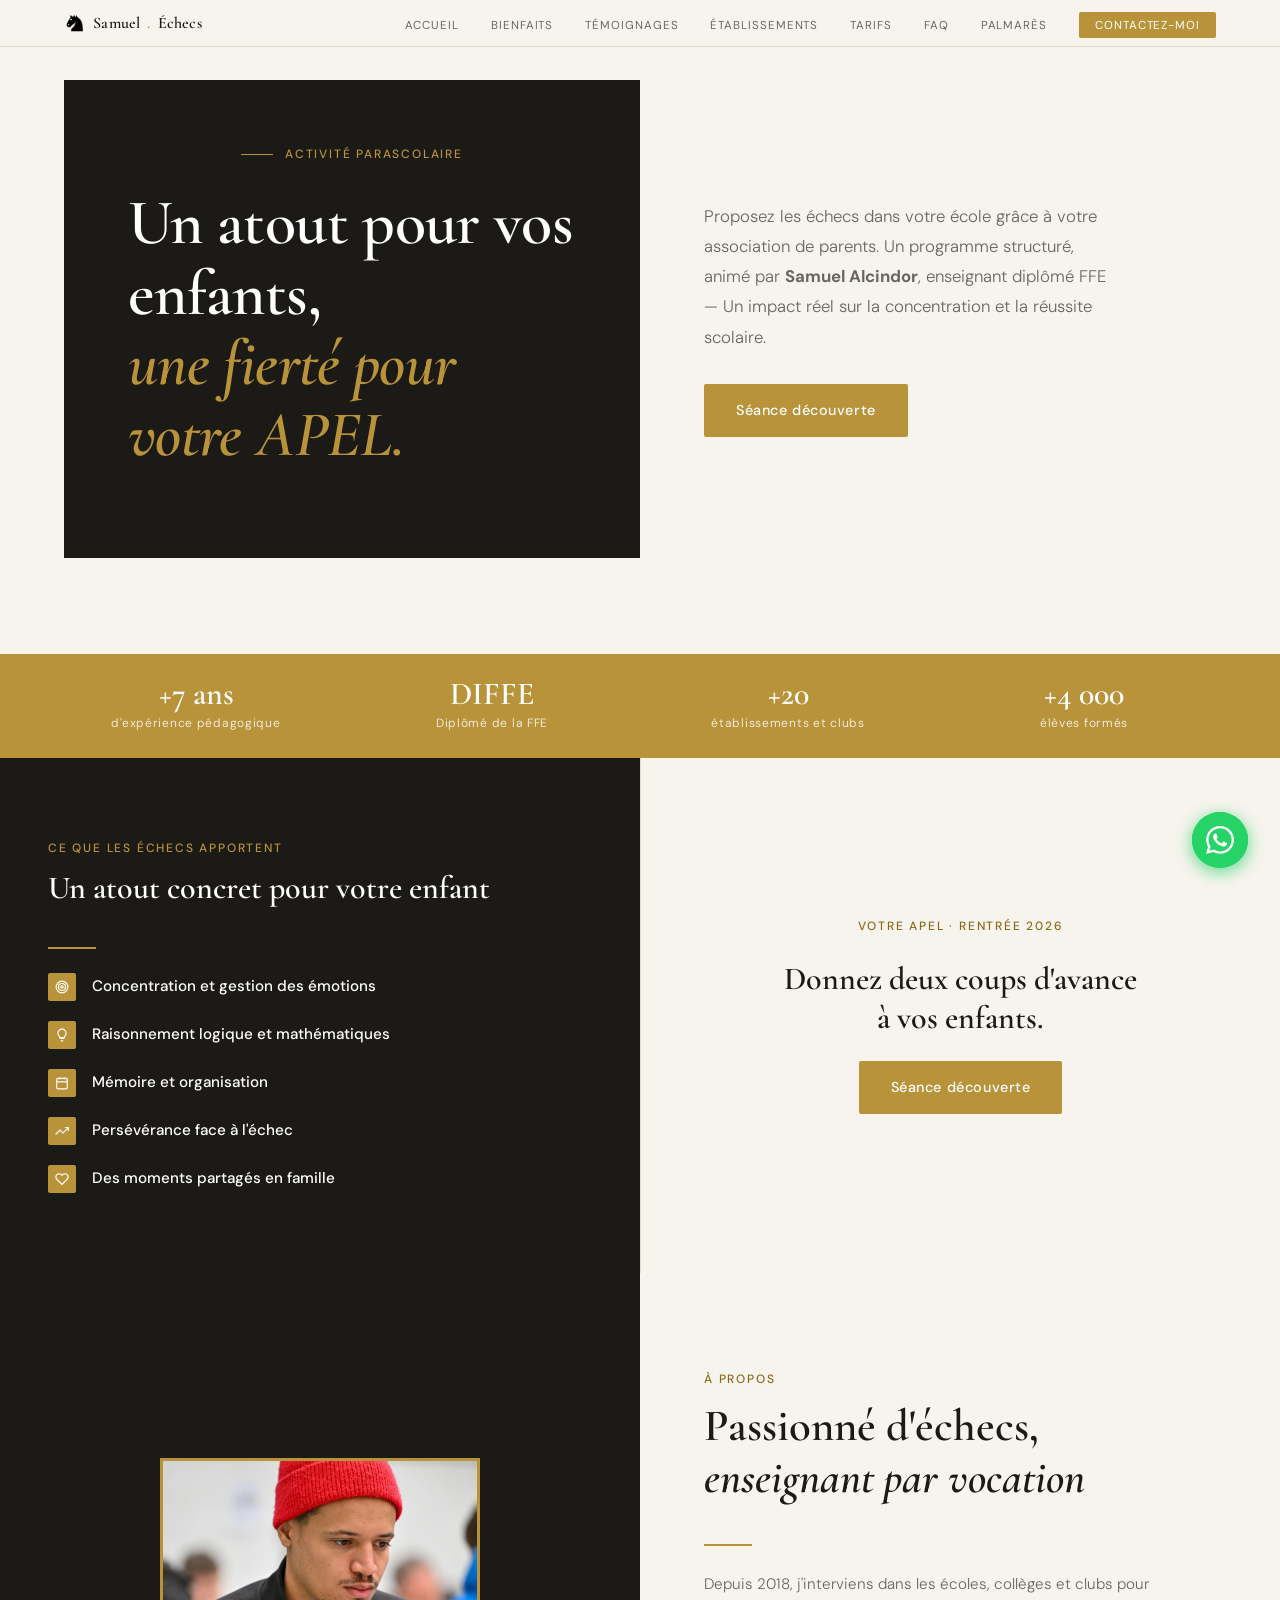
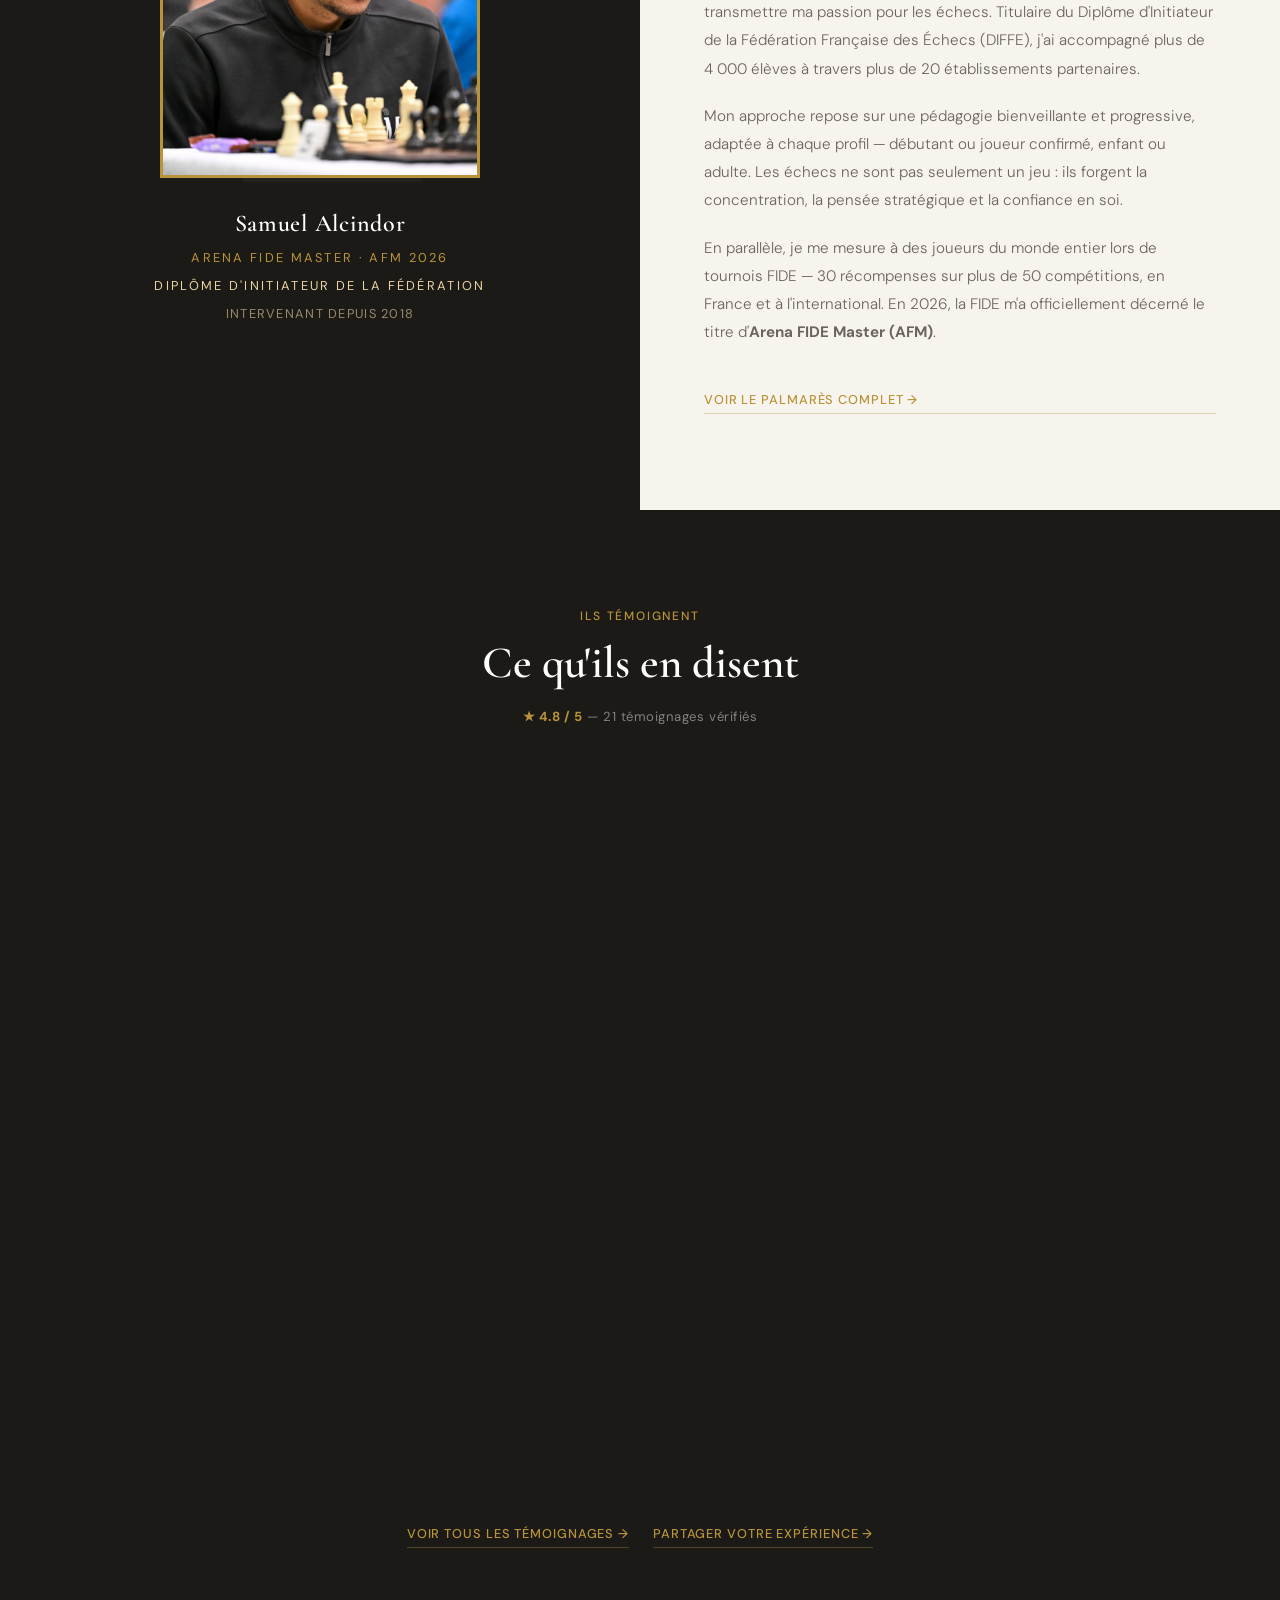
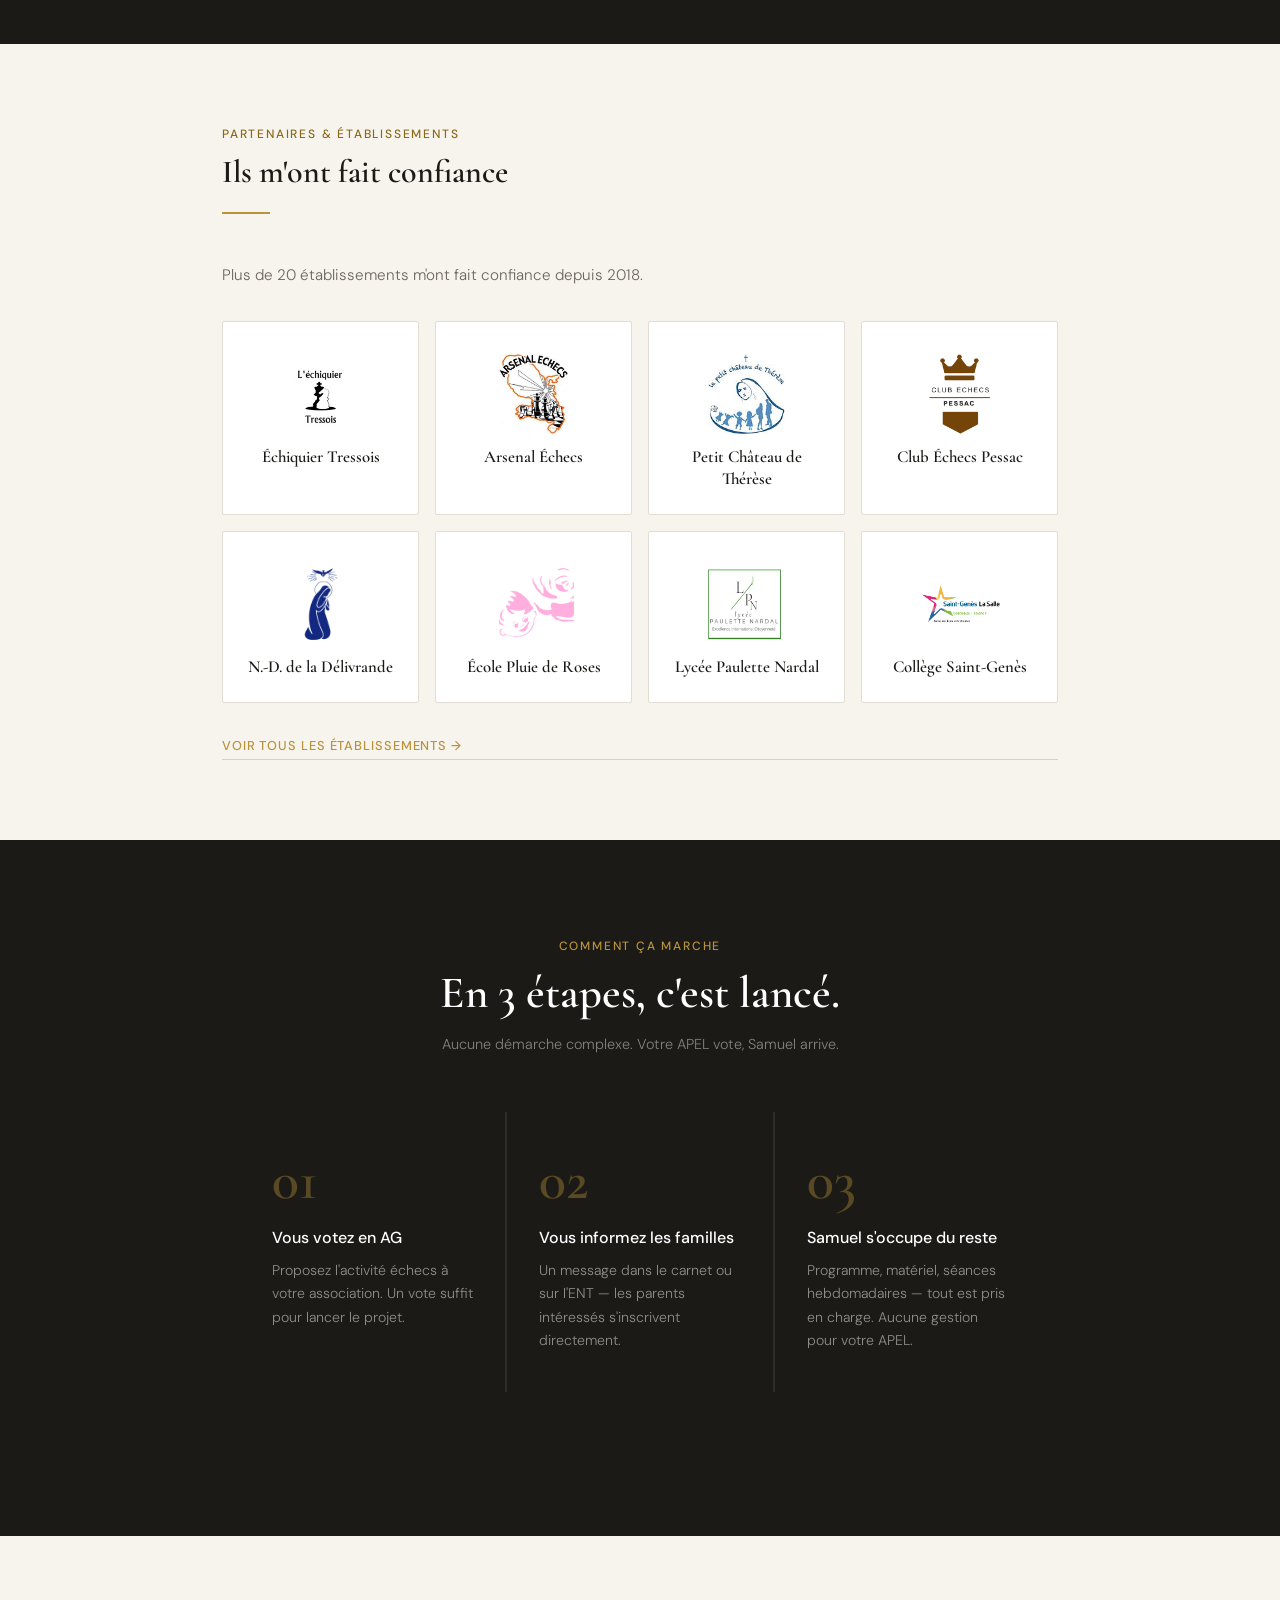
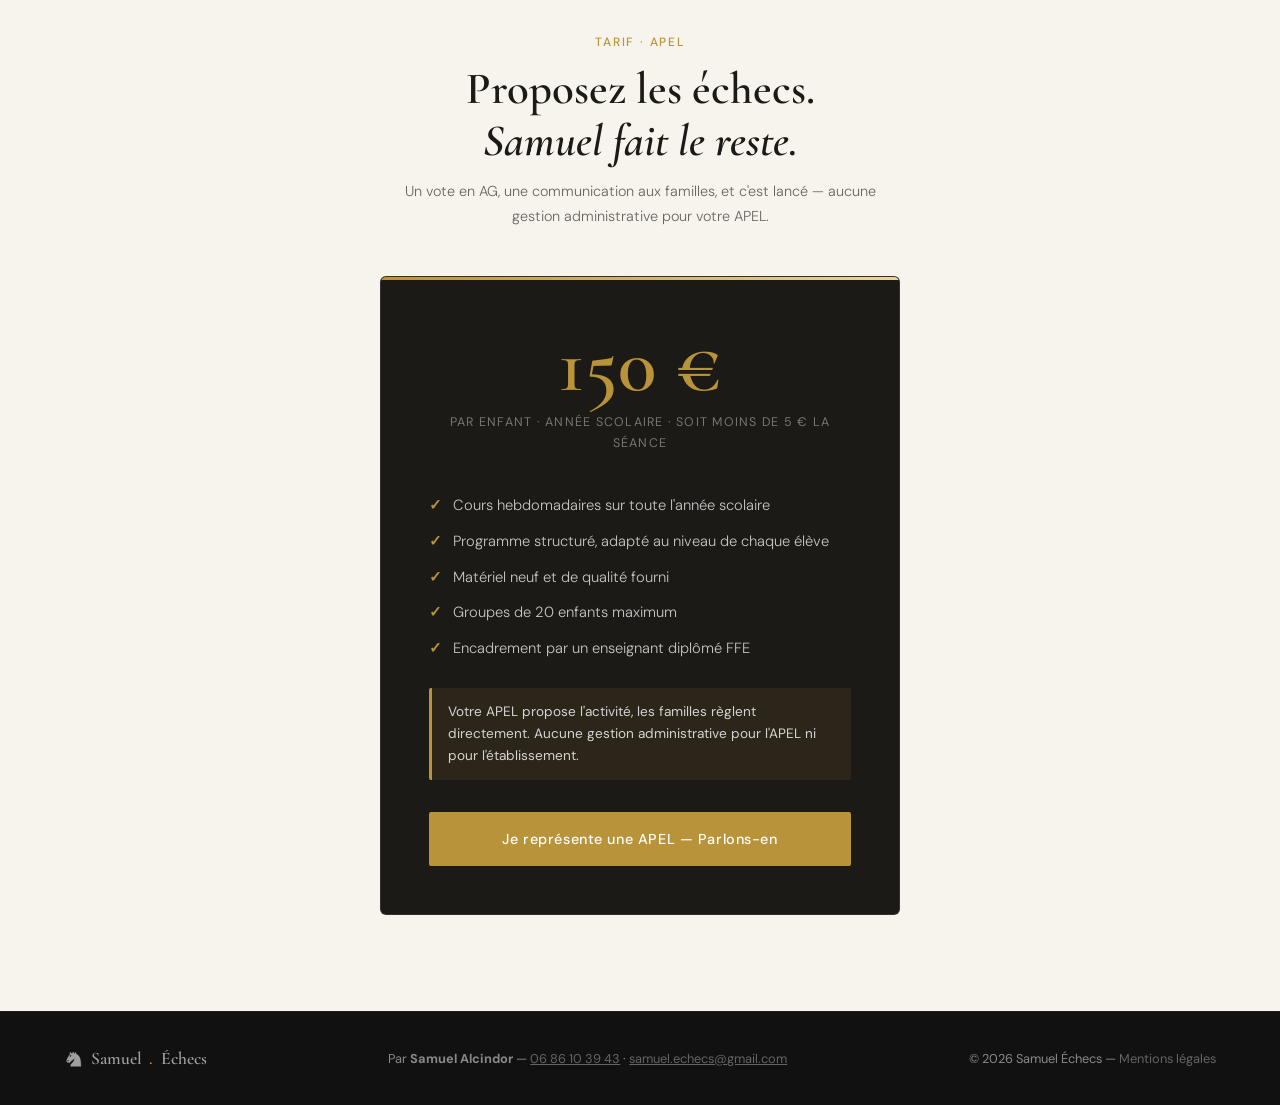
<file: index.html>
﻿<!DOCTYPE html>
<html lang="fr">
<head>
<!-- Google tag (gtag.js) -->
<script async src="https://www.googletagmanager.com/gtag/js?id=G-8VYXF5THNR"></script>
<script>
  window.dataLayer = window.dataLayer || [];
  function gtag(){dataLayer.push(arguments);}
  gtag('js', new Date());
  gtag('config', 'G-8VYXF5THNR');
</script>
<meta charset="UTF-8">
<meta name="viewport" content="width=device-width, initial-scale=1.0">
<title>Samuel Échecs — Cours d'échecs en Gironde</title>
<meta name="description" content="Samuel Alcindor, fondateur de Samuel Échecs, propose des cours d'échecs hebdomadaires en écoles et clubs en Gironde. Initiation, perfectionnement, programme scolaire. +20 établissements depuis 2018.">
<meta name="keywords" content="Samuel Alcindor, Samuel Échecs, cours d'échecs, cours d'échecs Bordeaux, cours d'échecs Gironde, cours d'échecs Talence, cours d'échecs Pessac, initiation échecs enfants, cours échecs école primaire, cours échecs collège, animateur échecs scolaire, entraîneur échecs, apprendre les échecs, activité parascolaire échecs, joueur FIDE, compétiteur échecs, développement cognitif, logique concentration enfants, samuel.echecs">
<meta name="author" content="Samuel Alcindor — Samuel Échecs">
<meta name="robots" content="index, follow">
<meta name="google-site-verification" content="RYgjv0lN6CFHGZSNDPdXZNWJvFpTij5kqmbM8n6_EYY" />
<link rel="canonical" href="https://samuel-echecs.fr/">
<link rel="icon" type="image/svg+xml" href="logos/knight.svg">

<!-- Open Graph (réseaux sociaux) -->
<meta property="og:type" content="website">
<meta property="og:url" content="https://samuel-echecs.fr/">
<meta property="og:title" content="Samuel Échecs — Cours d'échecs en Gironde">
<meta property="og:description" content="Samuel Alcindor propose des cours d'échecs parascolaires en Gironde. Idéal pour les APEL. +4 000 élèves formés, diplômé FFE, 0 frais pour l'école.">
<meta property="og:image" content="https://samuel-echecs.fr/samuel.jpg">
<meta property="og:image:width" content="1200">
<meta property="og:image:height" content="630">
<meta property="og:image:alt" content="Samuel Alcindor, enseignant d'échecs en Gironde — Samuel Échecs">
<meta property="og:locale" content="fr_FR">

<!-- Données structurées Schema.org -->
<script type="application/ld+json">
[
  {
    "@context": "https://schema.org",
    "@type": "LocalBusiness",
    "name": "Samuel Échecs",
    "alternateName": ["samuel.echecs", "Samuel Alcindor Échecs"],
    "description": "Samuel Alcindor, fondateur de Samuel Échecs, propose des cours d'échecs hebdomadaires pour écoles et clubs en Gironde.",
    "url": "https://samuel-echecs.fr",
    "email": "samuel.echecs@gmail.com",
    "address": {
      "@type": "PostalAddress",
      "streetAddress": "12 Impasse Carros",
      "postalCode": "33400",
      "addressLocality": "Talence",
      "addressCountry": "FR"
    },
    "founder": {
      "@type": "Person",
      "name": "Samuel Alcindor"
    },
    "areaServed": ["Gironde", "Bordeaux", "Talence", "Pessac", "Bordeaux Métropole"],
    "serviceType": "Cours d'échecs",
    "priceRange": "€€",
    "aggregateRating": {
      "@type": "AggregateRating",
      "ratingValue": "4.8",
      "bestRating": "5",
      "worstRating": "1",
      "ratingCount": "22"
    }
  },
  {
    "@context": "https://schema.org",
    "@type": "Person",
    "name": "Samuel Alcindor",
    "url": "https://samuel-echecs.fr",
    "email": "samuel.echecs@gmail.com",
    "jobTitle": "Enseignant d'échecs",
    "description": "Samuel Alcindor est un joueur d'échecs FIDE et fondateur de Samuel Échecs, proposant des cours d'échecs en Gironde depuis 2018. Initiation, perfectionnement, programme scolaire et parascolaire.",
    "knowsAbout": ["échecs", "cours d'échecs", "initiation aux échecs", "pédagogie échecs", "compétition FIDE", "activité parascolaire", "développement cognitif"],
    "hasOccupation": {
      "@type": "Occupation",
      "name": "Enseignant et animateur d'échecs",
      "occupationLocation": [
        { "@type": "City", "name": "Talence" },
        { "@type": "City", "name": "Bordeaux" },
        { "@type": "City", "name": "Pessac" },
        { "@type": "AdministrativeArea", "name": "Gironde" }
      ]
    },
    "sameAs": [
      "https://ratings.fide.com/profile/36066320"
    ]
  },
  {
    "@context": "https://schema.org",
    "@type": "WebSite",
    "name": "Samuel Échecs",
    "url": "https://samuel-echecs.fr",
    "description": "Samuel Alcindor propose des cours d'échecs parascolaires en Gironde depuis 2018.",
    "inLanguage": "fr-FR"
  }
]
</script>

<link href="https://fonts.googleapis.com/css2?family=Cormorant+Garamond:ital,wght@0,400;0,600;1,400&family=DM+Sans:wght@300;400;500&display=swap" rel="stylesheet">
<link rel="stylesheet" href="style.css">
</head>
<body>

<!-- NAV -->
<nav>
  <a href="#accueil" class="nav-logo">
    <img src="logos/knight.svg" alt="Cavalier échecs">
    Samuel<span>.</span>Échecs
  </a>
  <button class="nav-toggle" aria-label="Menu" onclick="this.classList.toggle('open');document.querySelector('.nav-links').classList.toggle('open')">
    <span></span><span></span><span></span>
  </button>
  <ul class="nav-links">
    <li><a href="#accueil" onclick="document.querySelector('.nav-links').classList.remove('open');document.querySelector('.nav-toggle').classList.remove('open')">Accueil</a></li>
    <li><a href="#benefices" onclick="document.querySelector('.nav-links').classList.remove('open');document.querySelector('.nav-toggle').classList.remove('open')">Bienfaits</a></li>
    <li><a href="#temoignages" onclick="document.querySelector('.nav-links').classList.remove('open');document.querySelector('.nav-toggle').classList.remove('open')">Témoignages</a></li>
    <li><a href="#profil" onclick="document.querySelector('.nav-links').classList.remove('open');document.querySelector('.nav-toggle').classList.remove('open')">Établissements</a></li>
    <li><a href="#tarifs" onclick="document.querySelector('.nav-links').classList.remove('open');document.querySelector('.nav-toggle').classList.remove('open')">Tarifs</a></li>
    <li><a href="faq.html" onclick="document.querySelector('.nav-links').classList.remove('open');document.querySelector('.nav-toggle').classList.remove('open')">FAQ</a></li>
    <li><a href="palmares.html" onclick="document.querySelector('.nav-links').classList.remove('open');document.querySelector('.nav-toggle').classList.remove('open')">Palmarès</a></li>
    <li><a href="contact.html" class="nav-cta" onclick="document.querySelector('.nav-links').classList.remove('open');document.querySelector('.nav-toggle').classList.remove('open')">Contactez-moi</a></li>
  </ul>
</nav>

<!-- HERO -->
<section id="accueil" class="hero" style="min-height:auto;">
  <div class="hero-right" style="min-height:auto;">
    <p class="hero-eyebrow fade-up" style="color:var(--gold);">Activité parascolaire</p>
    <h1 class="fade-up delay-1" style="color:var(--white);">
      Un atout pour vos enfants,<br>
      <em>une fierté pour votre APEL.</em>
    </h1>
  </div>
  <div class="hero-left fade-up delay-2">
    <p class="hero-desc" style="margin:0 0 2rem;">
      Proposez les échecs dans votre école grâce à votre association de parents. Un programme structuré, animé par <strong>Samuel Alcindor</strong>, enseignant diplômé FFE — Un impact réel sur la concentration et la réussite scolaire.
    </p>
    <a href="contact.html" class="btn-discover">Séance découverte</a>
  </div>
</section>

<!-- STATS BAR -->
<div class="stats-bar">
  <div class="stat-item">
    <span class="stat-number">+7 ans</span>
    <span class="stat-label">d'expérience pédagogique</span>
  </div>
  <div class="stat-item">
    <span class="stat-number">DIFFE</span>
    <span class="stat-label">Diplômé de la FFE</span>
  </div>
  <div class="stat-item">
    <span class="stat-number">+20</span>
    <span class="stat-label">établissements et clubs</span>
  </div>
  <div class="stat-item">
    <span class="stat-number">+4 000</span>
    <span class="stat-label">élèves formés</span>
  </div>
</div>

<!-- BÉNÉFICES + CTA CÔTE À CÔTE -->
<div class="split-section" id="benefices">
  <div class="benefits-section">
    <div class="benefits-left">
      <p class="section-eyebrow">Ce que les échecs apportent</p>
      <h2 class="section-title">Un atout concret pour votre enfant</h2>
      <div class="divider"></div>
      <ul class="benefits-list">
        <li>
          <div class="benefit-icon"><svg viewBox="0 0 24 24"><circle cx="12" cy="12" r="10"/><circle cx="12" cy="12" r="6"/><circle cx="12" cy="12" r="2"/></svg></div>
          <span class="benefit-label">Concentration et gestion des émotions</span>
        </li>
        <li>
          <div class="benefit-icon"><svg viewBox="0 0 24 24"><path d="M9 18h6M10 22h4M12 2a7 7 0 0 1 7 7c0 2.38-1.19 4.47-3 5.74V17H8v-2.26C6.19 13.47 5 11.38 5 9a7 7 0 0 1 7-7z"/></svg></div>
          <span class="benefit-label">Raisonnement logique et mathématiques</span>
        </li>
        <li>
          <div class="benefit-icon"><svg viewBox="0 0 24 24"><rect x="3" y="4" width="18" height="18" rx="2"/><line x1="16" y1="2" x2="16" y2="6"/><line x1="8" y1="2" x2="8" y2="6"/><line x1="3" y1="10" x2="21" y2="10"/></svg></div>
          <span class="benefit-label">Mémoire et organisation</span>
        </li>
        <li>
          <div class="benefit-icon"><svg viewBox="0 0 24 24"><polyline points="23 6 13.5 15.5 8.5 10.5 1 18"/><polyline points="17 6 23 6 23 12"/></svg></div>
          <span class="benefit-label">Persévérance face à l'échec</span>
        </li>
        <li>
          <div class="benefit-icon"><svg viewBox="0 0 24 24"><path d="M20.84 4.61a5.5 5.5 0 0 0-7.78 0L12 5.67l-1.06-1.06a5.5 5.5 0 0 0-7.78 7.78l1.06 1.06L12 21.23l7.78-7.78 1.06-1.06a5.5 5.5 0 0 0 0-7.78z"/></svg></div>
          <span class="benefit-label">Des moments partagés en famille</span>
        </li>
      </ul>
    </div>
  </div>
  <div class="split-cta">
    <p class="split-eyebrow">Votre APEL · Rentrée 2026</p>
    <p class="split-title">Donnez deux coups d'avance<br>à vos enfants.</p>
    <a href="contact.html" class="btn-discover">Séance découverte</a>
  </div>
</div>

<!-- PHOTO + BIO CÔTE À CÔTE -->
<div class="hero" style="min-height:auto;padding-top:0;">
  <div class="hero-right" style="min-height:auto;">
    <div class="hero-bg-text">♟</div>
    <div class="board-container">
      <picture>
        <source srcset="samuel.webp" type="image/webp">
        <img src="samuel.jpg" class="hero-photo" width="320" height="320" alt="Samuel Alcindor en compétition" loading="lazy">
      </picture>
      <div class="board-label">
        <div class="elo">Samuel Alcindor</div>
        <p class="board-subtitle" style="color:var(--gold);">Arena FIDE Master · AFM 2026</p>
        <p class="board-subtitle">Diplôme d'Initiateur de la Fédération</p>
        <p class="board-since">Intervenant depuis 2018</p>
      </div>
    </div>
  </div>
  <div class="hero-left" style="background:var(--cream);justify-content:center;">
    <p class="section-eyebrow" style="color:var(--gold-text);">À propos</p>
    <h2 class="section-title" style="color:var(--dark);">Passionné d'échecs,<br><em>enseignant par vocation</em></h2>
    <div class="divider"></div>
    <p class="bio-body">Depuis 2018, j'interviens dans les écoles, collèges et clubs pour transmettre ma passion pour les échecs. Titulaire du Diplôme d'Initiateur de la Fédération Française des Échecs (DIFFE), j'ai accompagné plus de 4 000 élèves à travers plus de 20 établissements partenaires.</p>
    <p class="bio-body">Mon approche repose sur une pédagogie bienveillante et progressive, adaptée à chaque profil — débutant ou joueur confirmé, enfant ou adulte. Les échecs ne sont pas seulement un jeu : ils forgent la concentration, la pensée stratégique et la confiance en soi.</p>
    <p class="bio-body">En parallèle, je me mesure à des joueurs du monde entier lors de tournois FIDE — 30 récompenses sur plus de 50 compétitions, en France et à l'international. En 2026, la FIDE m'a officiellement décerné le titre d'<strong>Arena FIDE Master (AFM)</strong>.</p>
    <a href="palmares.html" class="testimonial-cta-link bio-link" style="margin-top:1.5rem;display:inline-block;">Voir le palmarès complet →</a>
  </div>
</div>

<!-- TÉMOIGNAGES -->
<section id="temoignages" class="testimonials-section">
  <p class="section-eyebrow">Ils témoignent</p>
  <h2 class="section-title">Ce qu'ils en disent</h2>
  <p class="testimonials-rating"><strong>★ 4.8 / 5</strong> — 21 témoignages vérifiés</p>
  <div class="testimonials-grid">

    <div class="testimonial-card reveal">
      <span class="testimonial-quote-mark">"</span>
      <p class="testimonial-text">Samuel est très patient et trouve toujours le moyen d'expliquer avec le sourire. C'est très agréable d'apprendre avec lui !</p>
      <div class="testimonial-author">
        <span class="testimonial-name">Andy Zébus</span>
        <span class="testimonial-role">Médiateur numérique — PXLC · ★★★★★</span>
      </div>
    </div>

    <div class="testimonial-card reveal">
      <span class="testimonial-quote-mark">"</span>
      <p class="testimonial-text">Samuel est un enseignant précis et à l'écoute des enfants. Je le recommande sans aucune hésitation.</p>
      <div class="testimonial-author">
        <span class="testimonial-name">Monjarret Ronan</span>
        <span class="testimonial-role">Parent d'élève — École Aristide Briand (Pessac) · ★★★★★</span>
      </div>
    </div>

    <div class="testimonial-card reveal">
      <span class="testimonial-quote-mark">"</span>
      <p class="testimonial-text">Samuel est un très bon animateur d'échecs. Il fait preuve de pédagogie, de bienveillance et de professionnalisme. Ses cours sont bien structurés. Mon fils aime beaucoup y participer.</p>
      <div class="testimonial-author">
        <span class="testimonial-name">Maria Ferekidou</span>
        <span class="testimonial-role">Parent d'élève — École Pluie de Roses · ★★★★★</span>
      </div>
    </div>

    <div class="testimonial-card reveal">
      <span class="testimonial-quote-mark">"</span>
      <p class="testimonial-text">J'ai à la fois été élève et parent d'élève de Samuel. Il a la capacité d'adapter son discours à l'âge de ses élèves, à leur niveau, à leur profil de joueur. Sa pédagogie est progressive et cohérente si bien que les progrès sont visibles rapidement.</p>
      <div class="testimonial-author">
        <span class="testimonial-name">Mélanie Torres</span>
        <span class="testimonial-role">Parent et élève — Arsenal Échecs Le Robert · ★★★★★</span>
      </div>
    </div>

  </div>
  <div class="testimonials-cta">
    <a href="temoignages.html" class="testimonial-cta-link">Voir tous les témoignages →</a>
    <a href="https://docs.google.com/forms/d/e/1FAIpQLSf0vc4M7Lj5JU-qqFHbBBxW45tlw8_vRX628QadvxFnqVL1uw/viewform" target="_blank" rel="noopener" class="testimonial-cta-link">Partager votre expérience →</a>
  </div>
</section>

<!-- PROFIL -->
<section id="profil" class="profile-section">
  <div class="profile-info">
    <div>
      <p class="section-eyebrow">Partenaires &amp; établissements</p>
      <h2 class="profile-name">Ils m'ont fait confiance</h2>
      <div class="divider"></div>
    </div>
    <p class="profile-text">
      Plus de 20 établissements m'ont fait confiance depuis 2018.
    </p>
    <div class="partners-grid">
      <div class="partner-card reveal">
        <div class="partner-logo-wrap">
          <img src="logos/tressois.png" alt="Échiquier Tressois" class="partner-logo" loading="lazy" width="80" height="80">
        </div>
        <p class="partner-name">Échiquier Tressois</p>
      </div>
      <div class="partner-card reveal">
        <div class="partner-logo-wrap">
          <img src="logos/arsenal.jpg" alt="Arsenal Échecs" class="partner-logo" loading="lazy" width="80" height="80">
        </div>
        <p class="partner-name">Arsenal Échecs</p>
      </div>
      <div class="partner-card reveal">
        <div class="partner-logo-wrap">
          <img src="logos/petit-chateau.jpg" alt="Petit Château de Thérèse" class="partner-logo" loading="lazy" width="80" height="80">
        </div>
        <p class="partner-name">Petit Château de Thérèse</p>
      </div>
      <div class="partner-card reveal">
        <div class="partner-logo-wrap">
          <img src="logos/pessac.png" alt="Club Échecs Pessac" class="partner-logo" loading="lazy" width="80" height="80">
        </div>
        <p class="partner-name">Club Échecs Pessac</p>
      </div>
      <div class="partner-card reveal">
        <div class="partner-logo-wrap">
          <img src="logos/ndd.png" alt="N.-D. de la Délivrande" class="partner-logo" loading="lazy" width="80" height="80">
        </div>
        <p class="partner-name">N.-D. de la Délivrande</p>
      </div>
      <div class="partner-card reveal">
        <div class="partner-logo-wrap">
          <img src="logos/pluie-de-roses.png" alt="École Pluie de Roses" class="partner-logo" loading="lazy" width="80" height="80">
        </div>
        <p class="partner-name">École Pluie de Roses</p>
      </div>
      <div class="partner-card reveal">
        <div class="partner-logo-wrap">
          <img src="logos/nardal.png" alt="Lycée Paulette Nardal" class="partner-logo" loading="lazy" width="80" height="80">
        </div>
        <p class="partner-name">Lycée Paulette Nardal</p>
      </div>
      <div class="partner-card reveal">
        <div class="partner-logo-wrap">
          <img src="logos/saint-genes.png" alt="Collège Saint-Genès" class="partner-logo" loading="lazy" width="80" height="80">
        </div>
        <p class="partner-name">Collège Saint-Genès</p>
      </div>
    </div>
    <a href="confiance.html" class="testimonial-cta-link bio-link">Voir tous les établissements →</a>
  </div>
</section>

<!-- PROCESS APEL -->
<section class="process-section">
  <p class="section-eyebrow">Comment ça marche</p>
  <h2 class="section-title">En 3 étapes, c'est lancé.</h2>
  <p class="process-subtitle">Aucune démarche complexe. Votre APEL vote, Samuel arrive.</p>
  <div class="process-grid">
    <div class="process-item reveal">
      <div class="process-number">01</div>
      <p class="process-title">Vous votez en AG</p>
      <p class="process-desc">Proposez l'activité échecs à votre association. Un vote suffit pour lancer le projet.</p>
    </div>
    <div class="process-item reveal">
      <div class="process-number">02</div>
      <p class="process-title">Vous informez les familles</p>
      <p class="process-desc">Un message dans le carnet ou sur l'ENT — les parents intéressés s'inscrivent directement.</p>
    </div>
    <div class="process-item reveal">
      <div class="process-number">03</div>
      <p class="process-title">Samuel s'occupe du reste</p>
      <p class="process-desc">Programme, matériel, séances hebdomadaires — tout est pris en charge. Aucune gestion pour votre APEL.</p>
    </div>
  </div>
</section>

<!-- TARIFS -->
<section id="tarifs" class="pricing-section">
  <p class="section-eyebrow">Tarif · APEL</p>
  <h2 class="section-title">Proposez les échecs.<br><em>Samuel fait le reste.</em></h2>
  <p class="section-subtitle">Un vote en AG, une communication aux familles, et c'est lancé — aucune gestion administrative pour votre APEL.</p>
  <div class="pricing-card reveal">
    <span class="pricing-amount">150 €</span>
    <span class="pricing-period">par enfant · année scolaire · soit moins de 5 € la séance</span>
    <ul class="pricing-features">
      <li>Cours hebdomadaires sur toute l'année scolaire</li>
      <li>Programme structuré, adapté au niveau de chaque élève</li>
      <li>Matériel neuf et de qualité fourni</li>
      <li>Groupes de 20 enfants maximum</li>
      <li>Encadrement par un enseignant diplômé FFE</li>
    </ul>
    <p class="pricing-note">
      Votre APEL propose l'activité, les familles règlent directement. Aucune gestion administrative pour l'APEL ni pour l'établissement.
    </p>
    <a href="contact.html" class="btn-primary btn-full">Je représente une APEL — Parlons-en</a>
  </div>
</section>


<!-- FOOTER -->
<footer>
  <a href="index.html" class="logo">
    <img src="logos/knight.svg" alt="Samuel Alcindor">
    Samuel<span>.</span>Échecs
  </a>
  <p>Par <strong>Samuel Alcindor</strong> — <a href="tel:+33686103943" style="color:inherit;opacity:0.7;">06 86 10 39 43</a> · <a href="mailto:samuel.echecs@gmail.com" style="color:inherit;opacity:0.7;">samuel.echecs@gmail.com</a></p>
  <p>© 2026 Samuel Échecs — <a href="mentions-legales.html" style="color:inherit;opacity:0.7;text-decoration:none;">Mentions légales</a></p>
</footer>

<script>
  // Scroll reveal
  (function() {
    const observer = new IntersectionObserver((entries) => {
      entries.forEach(entry => {
        if (entry.isIntersecting) {
          entry.target.classList.add('visible');
          observer.unobserve(entry.target);
        }
      });
    }, { threshold: 0.12 });
    document.querySelectorAll('.reveal').forEach(el => observer.observe(el));
  })();

  // Badge urgence persistant
  (function() {
    const key = 'urgency_slots_2627';
    const max = 5;
    const stored = localStorage.getItem(key);
    let slots = stored ? parseInt(stored) : max;
    if (!stored) {
      localStorage.setItem(key, max);
    } else if (slots > 1 && !sessionStorage.getItem('visited')) {
      slots = Math.max(1, slots - 1);
      localStorage.setItem(key, slots);
    }
    sessionStorage.setItem('visited', '1');
    const badge = document.querySelector('.urgency-badge');
    if (badge) badge.textContent = slots;
  })();
</script>

<!-- WHATSAPP FLOTTANT -->
<a href="https://wa.me/33686103943" class="whatsapp-float" target="_blank" rel="noopener" aria-label="Contacter sur WhatsApp">
  <svg xmlns="http://www.w3.org/2000/svg" viewBox="0 0 24 24" fill="white">
    <path d="M17.472 14.382c-.297-.149-1.758-.867-2.03-.967-.273-.099-.471-.148-.67.15-.197.297-.767.966-.94 1.164-.173.199-.347.223-.644.075-.297-.15-1.255-.463-2.39-1.475-.883-.788-1.48-1.761-1.653-2.059-.173-.297-.018-.458.13-.606.134-.133.298-.347.446-.52.149-.174.198-.298.298-.497.099-.198.05-.371-.025-.52-.075-.149-.669-1.612-.916-2.207-.242-.579-.487-.5-.669-.51-.173-.008-.371-.01-.57-.01-.198 0-.52.074-.792.372-.272.297-1.04 1.016-1.04 2.479 0 1.462 1.065 2.875 1.213 3.074.149.198 2.096 3.2 5.077 4.487.709.306 1.262.489 1.694.625.712.227 1.36.195 1.871.118.571-.085 1.758-.719 2.006-1.413.248-.694.248-1.289.173-1.413-.074-.124-.272-.198-.57-.347m-5.421 7.403h-.004a9.87 9.87 0 01-5.031-1.378l-.361-.214-3.741.982.998-3.648-.235-.374a9.86 9.86 0 01-1.51-5.26c.001-5.45 4.436-9.884 9.888-9.884 2.64 0 5.122 1.03 6.988 2.898a9.825 9.825 0 012.893 6.994c-.003 5.45-4.437 9.884-9.885 9.884m8.413-18.297A11.815 11.815 0 0012.05 0C5.495 0 .16 5.335.157 11.892c0 2.096.547 4.142 1.588 5.945L.057 24l6.305-1.654a11.882 11.882 0 005.683 1.448h.005c6.554 0 11.89-5.335 11.893-11.893a11.821 11.821 0 00-3.48-8.413z"/>
  </svg>
</a>


<!-- WhatsApp flottant -->
<a href='https://wa.me/33686103943?text=Bonjour%20Samuel%2C%20je%20voudrais%20en%20savoir%20plus%20sur%20vos%20cours%20d%27%C3%A9checs.' class='whatsapp-float' target='_blank' rel='noopener' aria-label='Contactez-moi sur WhatsApp'><svg xmlns='http://www.w3.org/2000/svg' viewBox='0 0 24 24' fill='white' width='28' height='28'><path d='M17.472 14.382c-.297-.149-1.758-.867-2.03-.967-.273-.099-.471-.148-.67.15-.197.297-.767.966-.94 1.164-.173.199-.347.223-.644.075-.297-.15-1.255-.463-2.39-1.475-.883-.788-1.48-1.761-1.653-2.059-.173-.297-.018-.458.13-.606.134-.133.298-.347.446-.52.149-.174.198-.298.298-.497.099-.198.05-.371-.025-.52-.075-.149-.669-1.612-.916-2.207-.242-.579-.487-.5-.669-.51-.173-.008-.371-.01-.57-.01-.198 0-.52.074-.792.372-.272.297-1.04 1.016-1.04 2.479 0 1.462 1.065 2.875 1.213 3.074.149.198 2.096 3.2 5.077 4.487.709.306 1.262.489 1.694.625.712.227 1.36.195 1.871.118.571-.085 1.758-.719 2.006-1.413.248-.694.248-1.289.173-1.413-.074-.124-.272-.198-.57-.347m-5.421 7.403h-.004a9.87 9.87 0 01-5.031-1.378l-.361-.214-3.741.982.998-3.648-.235-.374a9.86 9.86 0 01-1.51-5.26c.001-5.45 4.436-9.884 9.888-9.884 2.64 0 5.122 1.03 6.988 2.898a9.825 9.825 0 012.893 6.994c-.003 5.45-4.437 9.884-9.885 9.884m8.413-18.297A11.815 11.815 0 0012.05 0C5.495 0 .16 5.335.157 11.892c0 2.096.547 4.142 1.588 5.945L.057 24l6.305-1.654a11.882 11.882 0 005.683 1.448h.005c6.554 0 11.89-5.335 11.893-11.893a11.821 11.821 0 00-3.48-8.413z'/></svg></a>
</body>
</html>
</file>
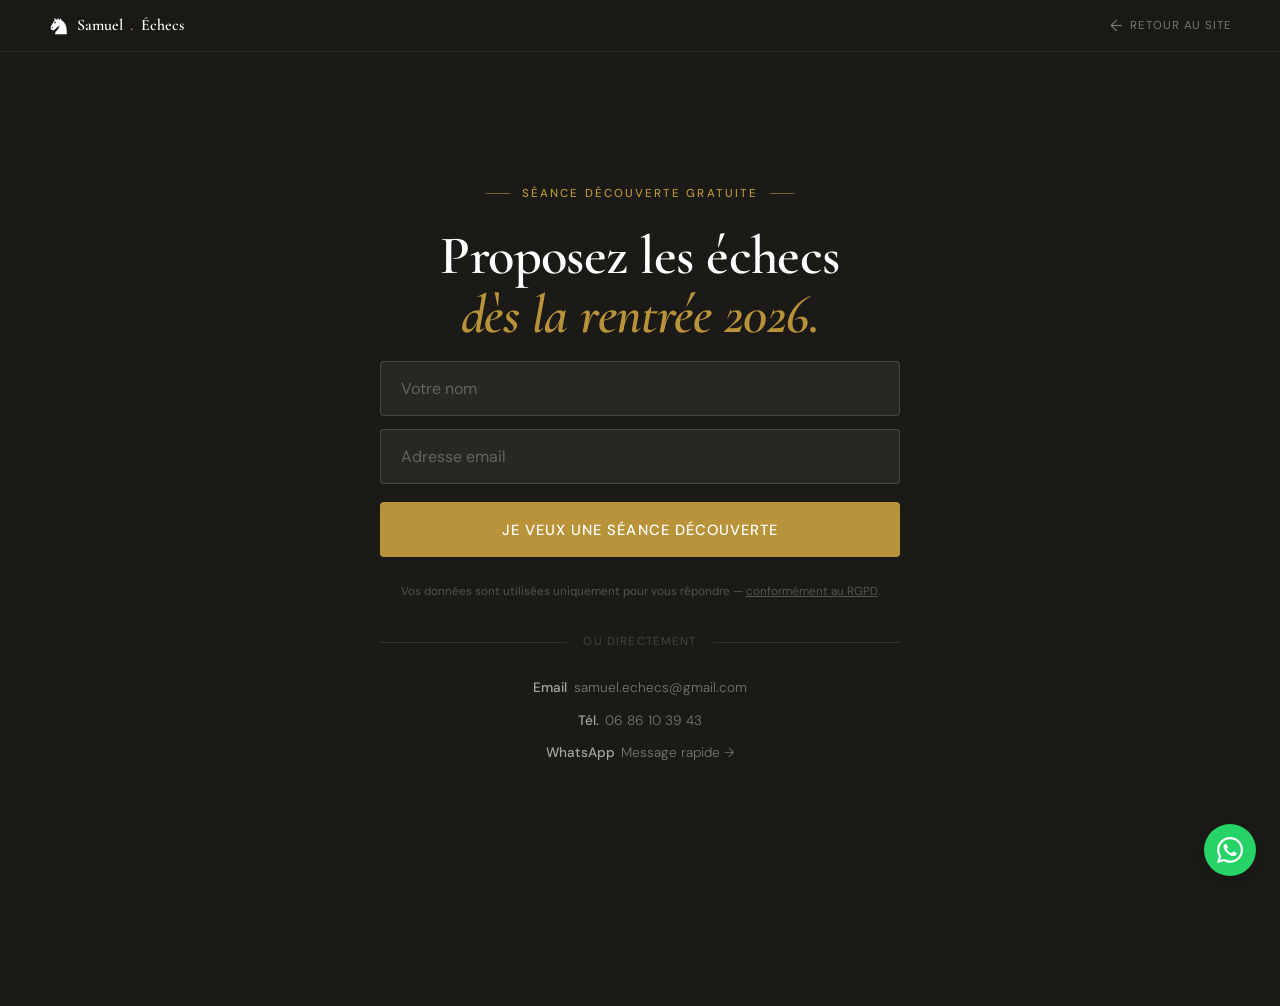
<file: contact.html>
﻿<!DOCTYPE html>
<html lang="fr">
<head>
<!-- Google tag (gtag.js) -->
<script async src="https://www.googletagmanager.com/gtag/js?id=G-8VYXF5THNR"></script>
<script>
  window.dataLayer = window.dataLayer || [];
  function gtag(){dataLayer.push(arguments);}
  gtag('js', new Date());
  gtag('config', 'G-8VYXF5THNR');
</script>
<meta charset="UTF-8">
<meta name="viewport" content="width=device-width, initial-scale=1.0">
<title>Séance découverte gratuite — Samuel Échecs</title>
<meta name="description" content="Proposez les échecs dans votre école dès la rentrée 2026. Laissez votre email, Samuel vous rappelle sous 48h.">
<meta name="robots" content="index, follow">
<link rel="canonical" href="https://samuel-echecs.fr/contact.html">
<link rel="icon" type="image/svg+xml" href="logos/knight.svg">
<link href="https://fonts.googleapis.com/css2?family=Cormorant+Garamond:ital,wght@0,400;0,600;1,400&family=DM+Sans:wght@300;400;500&display=swap" rel="stylesheet">
<style>
*, *::before, *::after { box-sizing: border-box; margin: 0; padding: 0; }

:root {
  --cream: #F7F4EE;
  --dark: #1C1A17;
  --gold: #B8933A;
  --gold-light: #E8D5A3;
  --muted: #6B6560;
  --white: #FFFFFF;
  --border: #E2DDD5;
}

html, body {
  height: 100%;
  font-family: 'DM Sans', sans-serif;
  background: var(--dark);
  color: var(--white);
  font-size: 16px;
  line-height: 1.7;
  overflow-x: hidden;
}

/* NAV */
nav {
  position: fixed;
  top: 0; left: 0; right: 0;
  z-index: 100;
  padding: 0.75rem 3rem;
  display: flex;
  justify-content: space-between;
  align-items: center;
  background: rgba(28,26,23,0.85);
  backdrop-filter: blur(12px);
  border-bottom: 1px solid rgba(255,255,255,0.07);
}

.nav-logo {
  font-family: 'Cormorant Garamond', serif;
  font-size: 1rem;
  font-weight: 600;
  color: var(--white);
  text-decoration: none;
  display: flex;
  align-items: center;
  gap: 0.45rem;
}
.nav-logo img { width: 22px; height: 22px; object-fit: contain; filter: invert(1); flex-shrink: 0; }
.nav-logo span { color: var(--gold); }

.nav-back {
  font-size: 0.72rem;
  font-weight: 400;
  letter-spacing: 0.08em;
  text-transform: uppercase;
  color: rgba(255,255,255,0.4);
  text-decoration: none;
  display: flex;
  align-items: center;
  gap: 0.5rem;
  transition: color 0.2s;
}
.nav-back:hover { color: var(--white); }
.nav-back::before { content: '←'; font-size: 1rem; letter-spacing: 0; }

/* PAGE */
.page {
  min-height: 100vh;
  display: flex;
  align-items: center;
  justify-content: center;
  padding: 7rem 2rem 4rem;
}

.page-inner {
  width: 100%;
  max-width: 520px;
  text-align: center;
}

/* EYEBROW */
.eyebrow {
  font-size: 0.72rem;
  font-weight: 500;
  letter-spacing: 0.18em;
  text-transform: uppercase;
  color: var(--gold);
  margin-bottom: 1.5rem;
  display: flex;
  align-items: center;
  justify-content: center;
  gap: 0.75rem;
}
.eyebrow::before, .eyebrow::after {
  content: '';
  display: inline-block;
  width: 24px; height: 1px;
  background: var(--gold);
  opacity: 0.6;
}

/* TITRE */
h1 {
  font-family: 'Cormorant Garamond', serif;
  font-size: clamp(2.2rem, 5vw, 3.4rem);
  font-weight: 600;
  line-height: 1.08;
  color: var(--white);
  margin-bottom: 1rem;
  letter-spacing: -0.01em;
}
h1 em { color: var(--gold); font-style: italic; }

.subtitle {
  font-size: 0.95rem;
  color: rgba(255,255,255,0.5);
  font-weight: 300;
  line-height: 1.7;
  margin-bottom: 2.5rem;
  max-width: 420px;
  margin-left: auto;
  margin-right: auto;
}

/* FORM */
form {
  display: flex;
  flex-direction: column;
  gap: 0.85rem;
}

.form-input {
  width: 100%;
  background: rgba(255,255,255,0.06);
  border: 1px solid rgba(255,255,255,0.14);
  color: var(--white);
  padding: 1rem 1.25rem;
  font-family: 'DM Sans', sans-serif;
  font-size: 1rem;
  border-radius: 4px;
  transition: border-color 0.2s, background 0.2s;
  display: block;
}
.form-input::placeholder { color: rgba(255,255,255,0.28); }
.form-input:focus { outline: none; border-color: var(--gold); background: rgba(255,255,255,0.09); }

.form-submit {
  background: var(--gold);
  color: var(--white);
  border: none;
  padding: 1.1rem 2rem;
  font-family: 'DM Sans', sans-serif;
  font-size: 0.92rem;
  font-weight: 500;
  letter-spacing: 0.07em;
  text-transform: uppercase;
  border-radius: 4px;
  cursor: pointer;
  width: 100%;
  transition: background 0.2s, transform 0.15s;
  margin-top: 0.25rem;
}
.form-submit:hover { background: #A07E2E; transform: translateY(-1px); }
.form-submit:disabled { opacity: 0.6; cursor: not-allowed; transform: none; }

/* LEGAL */
.legal {
  font-size: 0.73rem;
  color: rgba(255,255,255,0.25);
  margin-top: 0.75rem;
  line-height: 1.5;
}
.legal a { color: inherit; text-decoration: underline; }

/* SÉPARATEUR */
.divider {
  display: flex;
  align-items: center;
  gap: 1rem;
  margin: 2rem 0 1.5rem;
  color: rgba(255,255,255,0.18);
  font-size: 0.72rem;
  letter-spacing: 0.1em;
  text-transform: uppercase;
}
.divider::before, .divider::after {
  content: '';
  flex: 1;
  height: 1px;
  background: rgba(255,255,255,0.1);
}

/* CONTACT DIRECT */
.contact-direct {
  display: flex;
  flex-direction: column;
  gap: 0.6rem;
}
.contact-direct a {
  color: rgba(255,255,255,0.4);
  text-decoration: none;
  font-size: 0.85rem;
  font-weight: 300;
  transition: color 0.2s;
}
.contact-direct a:hover { color: var(--gold); }
.contact-direct a strong { font-weight: 500; color: rgba(255,255,255,0.6); margin-right: 0.4rem; }

/* SUCCÈS */
.form-success {
  display: none;
  text-align: center;
  padding: 2rem 0;
}
.form-success.visible { display: block; }
.form-success-icon { font-size: 3.5rem; margin-bottom: 1.25rem; display: block; color: var(--gold); }
.form-success-title {
  font-family: 'Cormorant Garamond', serif;
  font-size: 2.2rem;
  font-weight: 600;
  color: var(--white);
  margin-bottom: 0.75rem;
}
.form-success-text { color: rgba(255,255,255,0.5); font-size: 0.95rem; font-weight: 300; line-height: 1.7; }

/* FOCUS */
*:focus-visible { outline: 2px solid var(--gold); outline-offset: 3px; border-radius: 3px; }

/* FOOTER */
footer {
  padding: 1.5rem 3rem;
  text-align: center;
  border-top: 1px solid rgba(255,255,255,0.06);
}
footer p { font-size: 0.78rem; color: rgba(255,255,255,0.25); }
footer a { color: inherit; text-decoration: none; }
footer a:hover { color: rgba(255,255,255,0.5); }

/* SCREEN-READER ONLY */
.sr-only { position: absolute; width: 1px; height: 1px; padding: 0; margin: -1px; overflow: hidden; clip: rect(0,0,0,0); white-space: nowrap; border: 0; }

/* RESPONSIVE */
@media (max-width: 600px) {
  nav { padding: 0.75rem 1.25rem; }
  .page { padding: 6rem 1.5rem 3rem; }
  footer { padding: 1.5rem; }
}
</style>
</head>
<body>

<nav>
  <a href="index.html" class="nav-logo">
    <img src="logos/knight.svg" alt="Cavalier échecs">
    Samuel<span>.</span>Échecs
  </a>
  <a href="index.html" class="nav-back">Retour au site</a>
</nav>

<main class="page">
  <div class="page-inner">

    <p class="eyebrow">Séance découverte gratuite</p>

    <h1>Proposez les échecs<br><em>dès la rentrée 2026.</em></h1>

    <form id="contact-form" onsubmit="handleSubmit(event)">
      <input type="hidden" name="access_key" value="918a8c54-8158-49f4-8e57-327a9abd1585" />
      <input type="hidden" name="subject" value="Nouvelle demande — Samuel Échecs" />
      <input type="hidden" name="from_name" value="Samuel Échecs — Site web" />
      <input type="checkbox" name="botcheck" style="display:none;" />

      <label for="f-nom" class="sr-only">Votre nom</label>
      <input id="f-nom" type="text" class="form-input" name="nom" placeholder="Votre nom" required autocomplete="name" />

      <label for="f-email" class="sr-only">Adresse email</label>
      <input id="f-email" type="email" class="form-input" name="email" placeholder="Adresse email" required autocomplete="email" />

      <button type="submit" class="form-submit">Je veux une séance découverte</button>

      <p class="legal">
        Vos données sont utilisées uniquement pour vous répondre —
        <a href="mentions-legales.html">conformément au RGPD</a>.
      </p>
    </form>

    <noscript>
      <p style="color:rgba(255,255,255,0.45);font-size:0.85rem;margin-top:1rem;">
        JavaScript requis. Écrivez directement à
        <a href="mailto:samuel.echecs@gmail.com" style="color:var(--gold);">samuel.echecs@gmail.com</a>.
      </p>
    </noscript>

    <div class="form-success" id="form-success">
      <span class="form-success-icon">♟</span>
      <p class="form-success-title">C'est noté !</p>
      <p class="form-success-text">Je vous contacte dans les 48h pour organiser votre séance découverte gratuite.</p>
    </div>

    <div class="divider">ou directement</div>

    <div class="contact-direct">
      <a href="mailto:samuel.echecs@gmail.com"><strong>Email</strong>samuel.echecs@gmail.com</a>
      <a href="tel:+33686103943"><strong>Tél.</strong>06 86 10 39 43</a>
      <a href="https://wa.me/33686103943" target="_blank" rel="noopener"><strong>WhatsApp</strong>Message rapide →</a>
    </div>

  </div>
</main>

<footer>
  <p>© 2026 Samuel Alcindor — <a href="mentions-legales.html">Mentions légales</a></p>
</footer>

<script>
  async function handleSubmit(e) {
    e.preventDefault();
    const btn = e.target.querySelector('.form-submit');
    btn.textContent = 'Envoi en cours…';
    btn.disabled = true;
    try {
      const res = await fetch('https://api.web3forms.com/submit', {
        method: 'POST',
        headers: { 'Content-Type': 'application/json', 'Accept': 'application/json' },
        body: JSON.stringify(Object.fromEntries(new FormData(e.target)))
      });
      const data = await res.json();
      if (data.success) {
        window.location.href = 'https://calendly.com/samuel-echecs/seance-decouverte-gratuite';
      } else {
        btn.textContent = 'Erreur — réessayer';
        btn.style.background = '#c0392b';
        btn.disabled = false;
      }
    } catch {
      btn.textContent = 'Erreur — réessayer';
      btn.style.background = '#c0392b';
      btn.disabled = false;
    }
  }
</script>

<!-- WHATSAPP FLOTTANT -->
<a href="https://wa.me/33686103943" target="_blank" rel="noopener" aria-label="Contacter sur WhatsApp" style="position:fixed;bottom:1.5rem;right:1.5rem;width:52px;height:52px;background:#25D366;border-radius:50%;display:flex;align-items:center;justify-content:center;box-shadow:0 4px 16px rgba(0,0,0,0.2);z-index:99;">
  <svg xmlns="http://www.w3.org/2000/svg" viewBox="0 0 24 24" fill="white" width="26" height="26">
    <path d="M17.472 14.382c-.297-.149-1.758-.867-2.03-.967-.273-.099-.471-.148-.67.15-.197.297-.767.966-.94 1.164-.173.199-.347.223-.644.075-.297-.15-1.255-.463-2.39-1.475-.883-.788-1.48-1.761-1.653-2.059-.173-.297-.018-.458.13-.606.134-.133.298-.347.446-.52.149-.174.198-.298.298-.497.099-.198.05-.371-.025-.52-.075-.149-.669-1.612-.916-2.207-.242-.579-.487-.5-.669-.51-.173-.008-.371-.01-.57-.01-.198 0-.52.074-.792.372-.272.297-1.04 1.016-1.04 2.479 0 1.462 1.065 2.875 1.213 3.074.149.198 2.096 3.2 5.077 4.487.709.306 1.262.489 1.694.625.712.227 1.36.195 1.871.118.571-.085 1.758-.719 2.006-1.413.248-.694.248-1.289.173-1.413-.074-.124-.272-.198-.57-.347m-5.421 7.403h-.004a9.87 9.87 0 01-5.031-1.378l-.361-.214-3.741.982.998-3.648-.235-.374a9.86 9.86 0 01-1.51-5.26c.001-5.45 4.436-9.884 9.888-9.884 2.64 0 5.122 1.03 6.988 2.898a9.825 9.825 0 012.893 6.994c-.003 5.45-4.437 9.884-9.885 9.884m8.413-18.297A11.815 11.815 0 0012.05 0C5.495 0 .16 5.335.157 11.892c0 2.096.547 4.142 1.588 5.945L.057 24l6.305-1.654a11.882 11.882 0 005.683 1.448h.005c6.554 0 11.89-5.335 11.893-11.893a11.821 11.821 0 00-3.48-8.413z"/>
  </svg>
</a>


<!-- WhatsApp flottant -->
<a href='https://wa.me/33686103943?text=Bonjour%20Samuel%2C%20je%20voudrais%20en%20savoir%20plus%20sur%20vos%20cours%20d%27%C3%A9checs.' class='whatsapp-float' target='_blank' rel='noopener' aria-label='Contactez-moi sur WhatsApp'><svg xmlns='http://www.w3.org/2000/svg' viewBox='0 0 24 24' fill='white' width='28' height='28'><path d='M17.472 14.382c-.297-.149-1.758-.867-2.03-.967-.273-.099-.471-.148-.67.15-.197.297-.767.966-.94 1.164-.173.199-.347.223-.644.075-.297-.15-1.255-.463-2.39-1.475-.883-.788-1.48-1.761-1.653-2.059-.173-.297-.018-.458.13-.606.134-.133.298-.347.446-.52.149-.174.198-.298.298-.497.099-.198.05-.371-.025-.52-.075-.149-.669-1.612-.916-2.207-.242-.579-.487-.5-.669-.51-.173-.008-.371-.01-.57-.01-.198 0-.52.074-.792.372-.272.297-1.04 1.016-1.04 2.479 0 1.462 1.065 2.875 1.213 3.074.149.198 2.096 3.2 5.077 4.487.709.306 1.262.489 1.694.625.712.227 1.36.195 1.871.118.571-.085 1.758-.719 2.006-1.413.248-.694.248-1.289.173-1.413-.074-.124-.272-.198-.57-.347m-5.421 7.403h-.004a9.87 9.87 0 01-5.031-1.378l-.361-.214-3.741.982.998-3.648-.235-.374a9.86 9.86 0 01-1.51-5.26c.001-5.45 4.436-9.884 9.888-9.884 2.64 0 5.122 1.03 6.988 2.898a9.825 9.825 0 012.893 6.994c-.003 5.45-4.437 9.884-9.885 9.884m8.413-18.297A11.815 11.815 0 0012.05 0C5.495 0 .16 5.335.157 11.892c0 2.096.547 4.142 1.588 5.945L.057 24l6.305-1.654a11.882 11.882 0 005.683 1.448h.005c6.554 0 11.89-5.335 11.893-11.893a11.821 11.821 0 00-3.48-8.413z'/></svg></a>
</body>
</html>
</file>
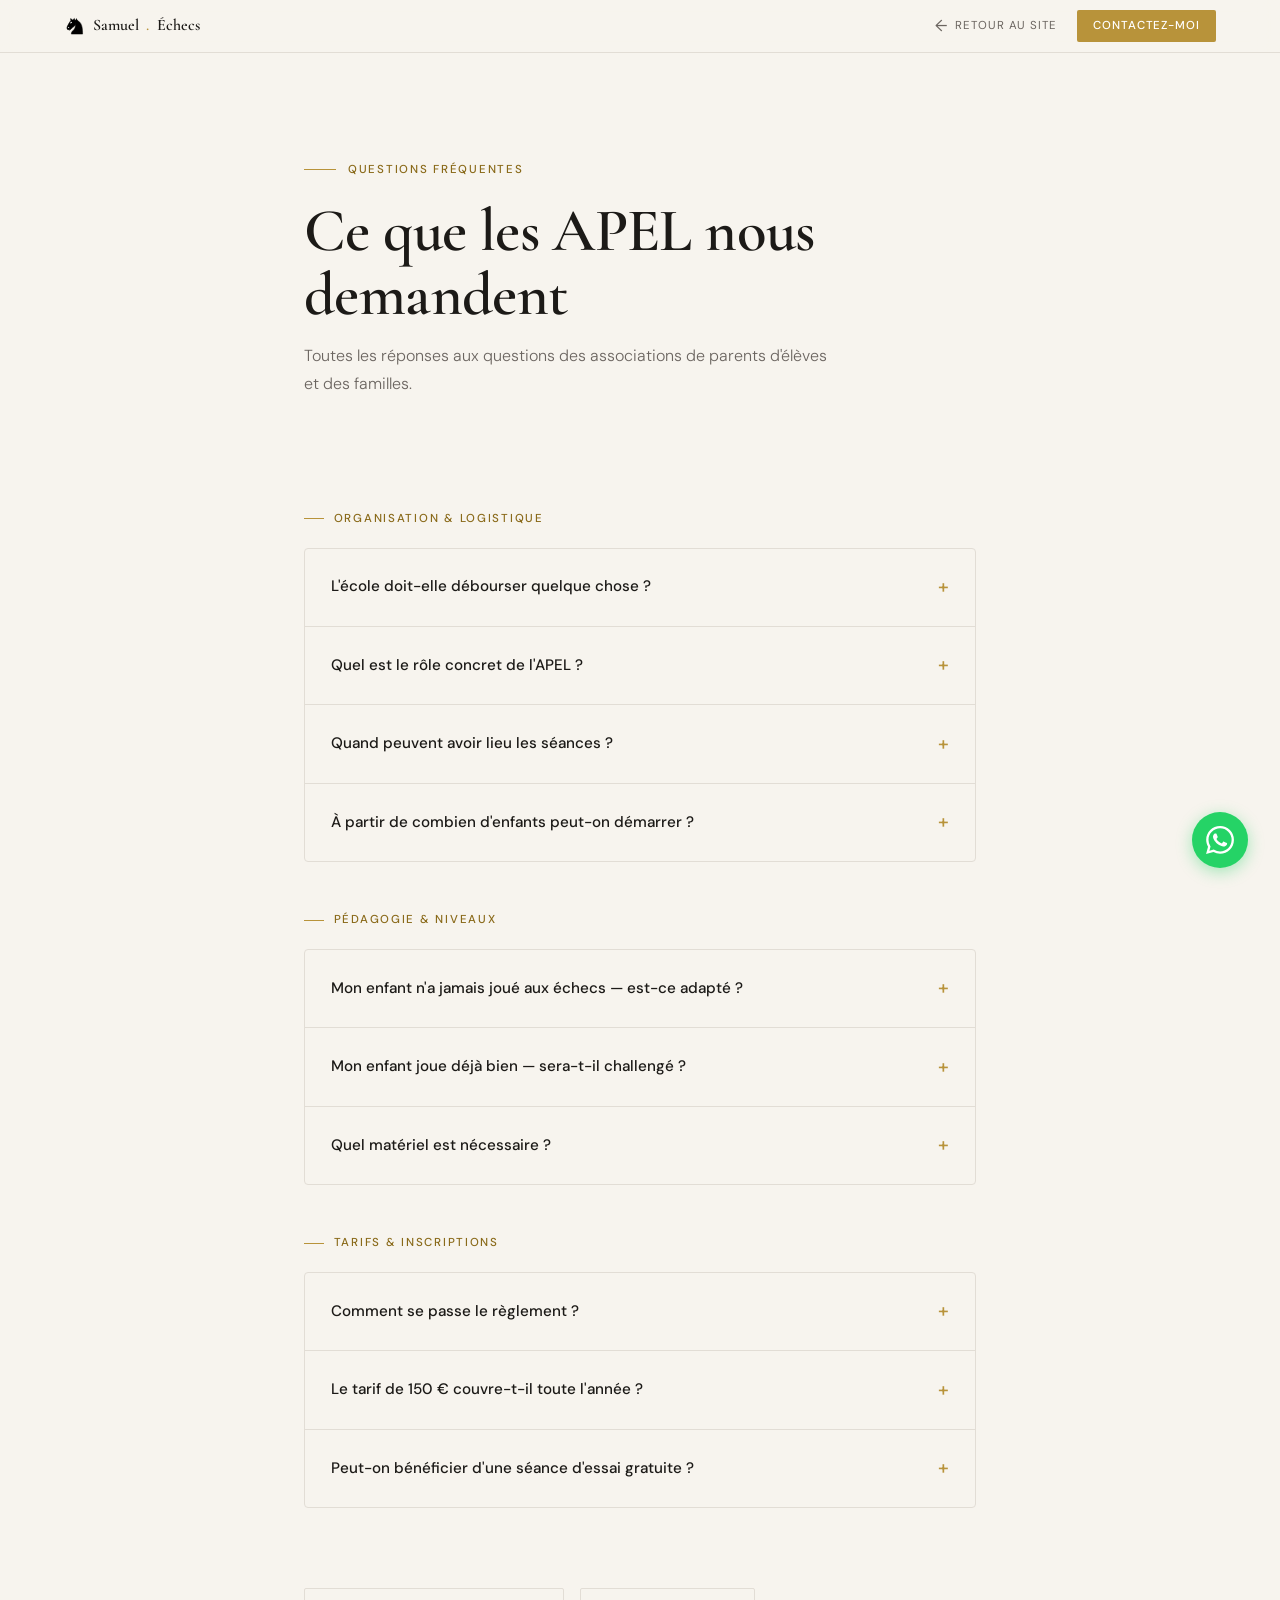
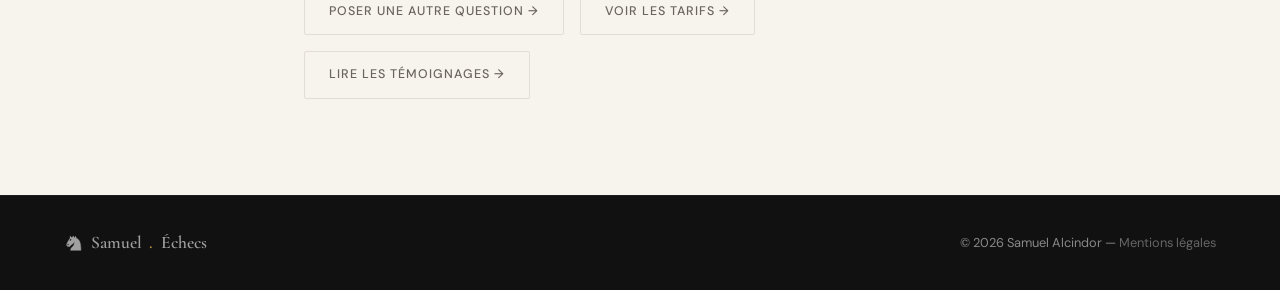
<file: faq.html>
﻿<!DOCTYPE html>
<html lang="fr">
<head>
<!-- Google tag (gtag.js) -->
<script async src="https://www.googletagmanager.com/gtag/js?id=G-8VYXF5THNR"></script>
<script>
  window.dataLayer = window.dataLayer || [];
  function gtag(){dataLayer.push(arguments);}
  gtag('js', new Date());
  gtag('config', 'G-8VYXF5THNR');
</script>
<meta charset="UTF-8">
<meta name="viewport" content="width=device-width, initial-scale=1.0">
<title>Questions fréquentes — Samuel Échecs</title>
<meta name="description" content="Toutes les réponses aux questions des APEL et des familles sur les cours d'échecs proposés par Samuel Alcindor en Gironde.">
<meta name="robots" content="index, follow">
<link rel="canonical" href="https://samuel-echecs.fr/faq.html">
<link rel="icon" type="image/svg+xml" href="logos/knight.svg">
<script type="application/ld+json">
{
  "@context": "https://schema.org",
  "@type": "FAQPage",
  "mainEntity": [
    {
      "@type": "Question",
      "name": "L'école doit-elle débourser quelque chose ?",
      "acceptedAnswer": {
        "@type": "Answer",
        "text": "Non. L'école met simplement une salle à disposition. Tous les frais sont réglés directement par les familles inscrites. Aucun budget scolaire n'est engagé."
      }
    },
    {
      "@type": "Question",
      "name": "Quel est le rôle concret de l'APEL ?",
      "acceptedAnswer": {
        "@type": "Answer",
        "text": "Voter l'activité en AG, communiquer l'information aux familles (carnet de liaison, ENT, réseaux sociaux), puis transmettre les inscriptions à Samuel. C'est tout."
      }
    },
    {
      "@type": "Question",
      "name": "Quand peuvent avoir lieu les séances ?",
      "acceptedAnswer": {
        "@type": "Answer",
        "text": "Les créneaux sont définis ensemble selon les disponibilités de l'école et des familles. En pratique, les séances se tiennent sur la pause méridienne ou en fin de journée, selon ce qui convient le mieux à l'établissement."
      }
    },
    {
      "@type": "Question",
      "name": "À partir de combien d'enfants peut-on démarrer ?",
      "acceptedAnswer": {
        "@type": "Answer",
        "text": "Le groupe minimum est de 6 enfants. Au-delà de 20, un second groupe peut être envisagé. Samuel adapte le programme au niveau de chaque élève, débutants comme confirmés."
      }
    },
    {
      "@type": "Question",
      "name": "Mon enfant n'a jamais joué aux échecs — est-ce adapté ?",
      "acceptedAnswer": {
        "@type": "Answer",
        "text": "Absolument. Le programme démarre de zéro pour les débutants. Samuel adapte chaque séance au niveau du groupe — aucun prérequis n'est nécessaire."
      }
    },
    {
      "@type": "Question",
      "name": "Mon enfant joue déjà bien — sera-t-il challengé ?",
      "acceptedAnswer": {
        "@type": "Answer",
        "text": "Oui. Samuel adapte les exercices et les objectifs à chaque profil. Les élèves avancés travaillent des thèmes stratégiques approfondis pendant que les débutants apprennent les bases."
      }
    },
    {
      "@type": "Question",
      "name": "Quel matériel est nécessaire ?",
      "acceptedAnswer": {
        "@type": "Answer",
        "text": "Aucun achat n'est requis. Samuel apporte l'ensemble du matériel — échiquiers et pièces neufs et de qualité pour tous les enfants du groupe."
      }
    },
    {
      "@type": "Question",
      "name": "Comment se passe le règlement ?",
      "acceptedAnswer": {
        "@type": "Answer",
        "text": "Les familles règlent directement à Samuel — par virement, chèque ou espèces selon les préférences. L'APEL ne gère aucune trésorerie liée à l'activité."
      }
    },
    {
      "@type": "Question",
      "name": "Le tarif de 150 € couvre-t-il toute l'année ?",
      "acceptedAnswer": {
        "@type": "Answer",
        "text": "Oui. 150 € par enfant couvre l'ensemble des séances hebdomadaires sur toute l'année scolaire, soit moins de 5 € la séance. Tout le matériel est inclus."
      }
    },
    {
      "@type": "Question",
      "name": "Peut-on bénéficier d'une séance d'essai gratuite ?",
      "acceptedAnswer": {
        "@type": "Answer",
        "text": "Oui. Une séance découverte gratuite est proposée à chaque nouvel établissement pour permettre aux enfants et aux parents de découvrir le format avant de s'inscrire."
      }
    }
  ]
}
</script>
<link href="https://fonts.googleapis.com/css2?family=Cormorant+Garamond:ital,wght@0,400;0,600;1,400&family=DM+Sans:wght@300;400;500&display=swap" rel="stylesheet">
<link rel="stylesheet" href="style-pages.css">
<style>
  /* Styles spécifiques à la FAQ */
  .page-header { max-width: 800px; }
  .faq-block { max-width: 800px; margin: 0 auto; padding: 0 4rem 3rem; }
  .faq-category { font-size: 0.72rem; font-weight: 500; letter-spacing: 0.15em; text-transform: uppercase; color: var(--gold-text); margin-bottom: 1.2rem; margin-top: 3rem; display: flex; align-items: center; gap: 0.6rem; }
  .faq-category::before { content: ''; display: inline-block; width: 20px; height: 1px; background: var(--gold); }
  .faq-list { border: 1px solid var(--border); border-radius: 4px; overflow: hidden; }
  details { border-bottom: 1px solid var(--border); }
  details:last-child { border-bottom: none; }
  summary { padding: 1.4rem 1.6rem; cursor: pointer; font-weight: 500; font-size: 0.95rem; color: var(--dark); list-style: none; display: flex; justify-content: space-between; align-items: center; gap: 1rem; }
  summary::-webkit-details-marker { display: none; }
  .faq-icon { color: var(--gold); font-size: 1.2rem; flex-shrink: 0; transition: transform 0.2s; }
  details[open] .faq-icon { transform: rotate(45deg); }
  details p { padding: 0 1.6rem 1.4rem; font-size: 0.9rem; color: var(--muted); font-weight: 300; line-height: 1.7; }
  .page-cta { max-width: 800px; margin: 0 auto; padding: 2rem 4rem 6rem; display: flex; gap: 1rem; flex-wrap: wrap; }
  .cta-link { display: inline-flex; align-items: center; gap: 0.5rem; font-size: 0.78rem; font-weight: 500; letter-spacing: 0.08em; text-transform: uppercase; color: var(--muted); text-decoration: none; border: 1px solid var(--border); padding: 0.75rem 1.5rem; border-radius: 2px; transition: all 0.2s; }
  .cta-link:hover { color: var(--gold); border-color: var(--gold); }
  @media (max-width: 768px) {
    .faq-block { padding: 0 1.5rem 3rem; }
    .page-cta { padding: 1rem 1.5rem 4rem; }
  }
</style>
</head>
<body>

<nav>
  <a href="index.html" class="nav-logo">
    <img src="logos/knight.svg" alt="Cavalier échecs">
    Samuel<span>.</span>Échecs
  </a>
  <div class="nav-right">
    <a href="index.html" class="nav-back">Retour au site</a>
    <a href="contact.html" class="nav-cta">Contactez-moi</a>
  </div>
</nav>

<header class="page-header">
  <p class="page-eyebrow">Questions fréquentes</p>
  <h1 class="page-title">Ce que les APEL nous demandent</h1>
  <p class="page-subtitle">Toutes les réponses aux questions des associations de parents d'élèves et des familles.</p>
</header>

<div class="faq-block">

  <p class="faq-category">Organisation & logistique</p>
  <div class="faq-list">
    <details>
      <summary>L'école doit-elle débourser quelque chose ? <span class="faq-icon">+</span></summary>
      <p>Non. L'école met simplement une salle à disposition. Tous les frais sont réglés directement par les familles inscrites. Aucun budget scolaire n'est engagé.</p>
    </details>
    <details>
      <summary>Quel est le rôle concret de l'APEL ? <span class="faq-icon">+</span></summary>
      <p>Voter l'activité en AG, communiquer l'information aux familles (carnet de liaison, ENT, réseaux sociaux), puis transmettre les inscriptions à Samuel. C'est tout.</p>
    </details>
    <details>
      <summary>Quand peuvent avoir lieu les séances ? <span class="faq-icon">+</span></summary>
      <p>Les créneaux sont définis ensemble selon les disponibilités de l'école et des familles. En pratique, les séances se tiennent sur la pause méridienne ou en fin de journée, selon ce qui convient le mieux à l'établissement.</p>
    </details>
    <details>
      <summary>À partir de combien d'enfants peut-on démarrer ? <span class="faq-icon">+</span></summary>
      <p>Le groupe minimum est de 6 enfants. Au-delà de 20, un second groupe peut être envisagé. Samuel adapte le programme au niveau de chaque élève, débutants comme confirmés.</p>
    </details>
  </div>

  <p class="faq-category">Pédagogie & niveaux</p>
  <div class="faq-list">
    <details>
      <summary>Mon enfant n'a jamais joué aux échecs — est-ce adapté ? <span class="faq-icon">+</span></summary>
      <p>Absolument. Le programme démarre de zéro pour les débutants. Samuel adapte chaque séance au niveau du groupe — aucun prérequis n'est nécessaire.</p>
    </details>
    <details>
      <summary>Mon enfant joue déjà bien — sera-t-il challengé ? <span class="faq-icon">+</span></summary>
      <p>Oui. Samuel adapte les exercices et les objectifs à chaque profil. Les élèves avancés travaillent des thèmes stratégiques approfondis pendant que les débutants apprennent les bases.</p>
    </details>
    <details>
      <summary>Quel matériel est nécessaire ? <span class="faq-icon">+</span></summary>
      <p>Aucun achat n'est requis. Samuel apporte l'ensemble du matériel — échiquiers et pièces neufs et de qualité pour tous les enfants du groupe.</p>
    </details>
  </div>

  <p class="faq-category">Tarifs & inscriptions</p>
  <div class="faq-list">
    <details>
      <summary>Comment se passe le règlement ? <span class="faq-icon">+</span></summary>
      <p>Les familles règlent directement à Samuel — par virement, chèque ou espèces selon les préférences. L'APEL ne gère aucune trésorerie liée à l'activité.</p>
    </details>
    <details>
      <summary>Le tarif de 150 € couvre-t-il toute l'année ? <span class="faq-icon">+</span></summary>
      <p>Oui. 150 € par enfant couvre l'ensemble des séances hebdomadaires sur toute l'année scolaire, soit moins de 5 € la séance. Tout le matériel est inclus.</p>
    </details>
    <details>
      <summary>Peut-on bénéficier d'une séance d'essai gratuite ? <span class="faq-icon">+</span></summary>
      <p>Oui. Une séance découverte gratuite est proposée à chaque nouvel établissement pour permettre aux enfants et aux parents de découvrir le format avant de s'inscrire.</p>
    </details>
  </div>

</div>

<div class="page-cta">
  <a href="contact.html" class="cta-link">Poser une autre question →</a>
  <a href="index.html#tarifs" class="cta-link">Voir les tarifs →</a>
  <a href="temoignages.html" class="cta-link">Lire les témoignages →</a>
</div>

<footer>
  <a href="index.html" class="logo">
    <img src="logos/knight.svg" alt="Samuel Alcindor">
    Samuel<span>.</span>Échecs
  </a>
  <p>© 2026 Samuel Alcindor — <a href="mentions-legales.html" style="color:inherit;opacity:0.7;text-decoration:none;">Mentions légales</a></p>
</footer>


<!-- WhatsApp flottant -->
<a href='https://wa.me/33686103943?text=Bonjour%20Samuel%2C%20je%20voudrais%20en%20savoir%20plus%20sur%20vos%20cours%20d%27%C3%A9checs.' class='whatsapp-float' target='_blank' rel='noopener' aria-label='Contactez-moi sur WhatsApp'><svg xmlns='http://www.w3.org/2000/svg' viewBox='0 0 24 24' fill='white' width='28' height='28'><path d='M17.472 14.382c-.297-.149-1.758-.867-2.03-.967-.273-.099-.471-.148-.67.15-.197.297-.767.966-.94 1.164-.173.199-.347.223-.644.075-.297-.15-1.255-.463-2.39-1.475-.883-.788-1.48-1.761-1.653-2.059-.173-.297-.018-.458.13-.606.134-.133.298-.347.446-.52.149-.174.198-.298.298-.497.099-.198.05-.371-.025-.52-.075-.149-.669-1.612-.916-2.207-.242-.579-.487-.5-.669-.51-.173-.008-.371-.01-.57-.01-.198 0-.52.074-.792.372-.272.297-1.04 1.016-1.04 2.479 0 1.462 1.065 2.875 1.213 3.074.149.198 2.096 3.2 5.077 4.487.709.306 1.262.489 1.694.625.712.227 1.36.195 1.871.118.571-.085 1.758-.719 2.006-1.413.248-.694.248-1.289.173-1.413-.074-.124-.272-.198-.57-.347m-5.421 7.403h-.004a9.87 9.87 0 01-5.031-1.378l-.361-.214-3.741.982.998-3.648-.235-.374a9.86 9.86 0 01-1.51-5.26c.001-5.45 4.436-9.884 9.888-9.884 2.64 0 5.122 1.03 6.988 2.898a9.825 9.825 0 012.893 6.994c-.003 5.45-4.437 9.884-9.885 9.884m8.413-18.297A11.815 11.815 0 0012.05 0C5.495 0 .16 5.335.157 11.892c0 2.096.547 4.142 1.588 5.945L.057 24l6.305-1.654a11.882 11.882 0 005.683 1.448h.005c6.554 0 11.89-5.335 11.893-11.893a11.821 11.821 0 00-3.48-8.413z'/></svg></a>
</body>
</html>
</file>
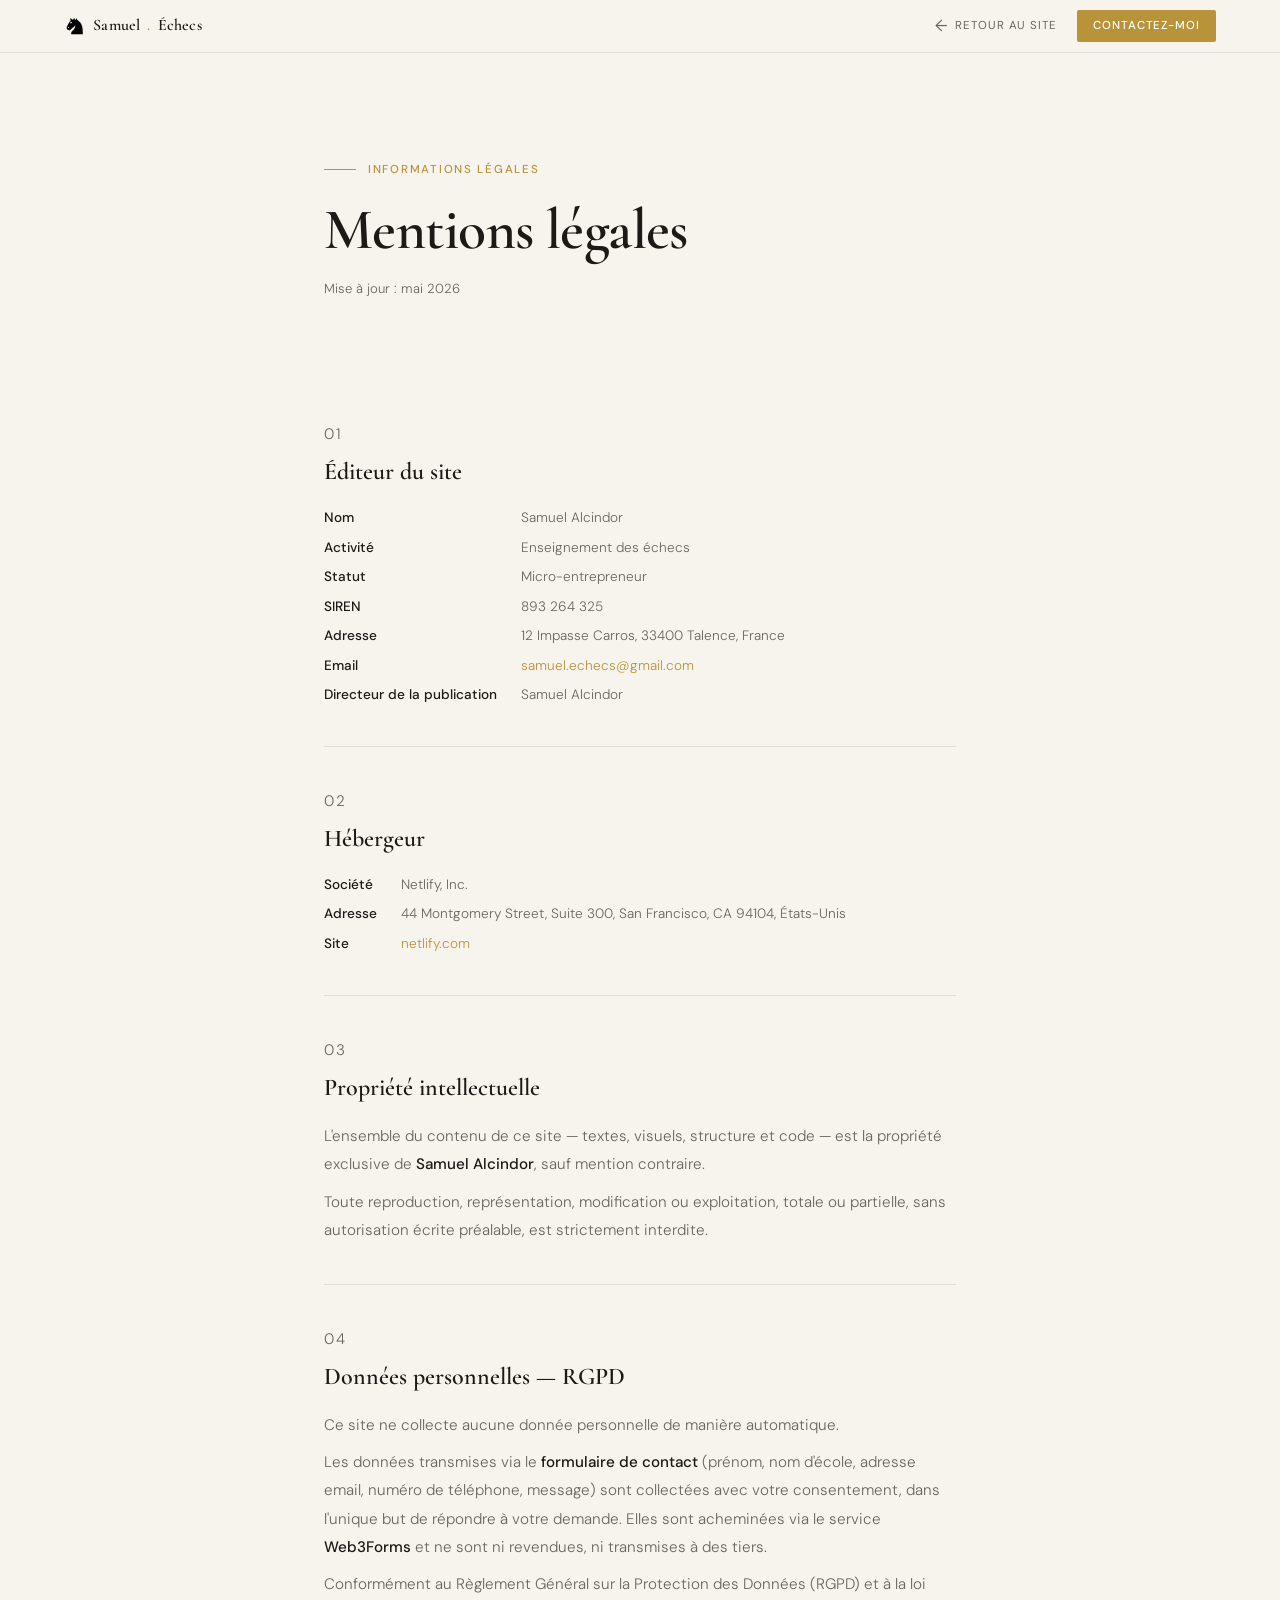
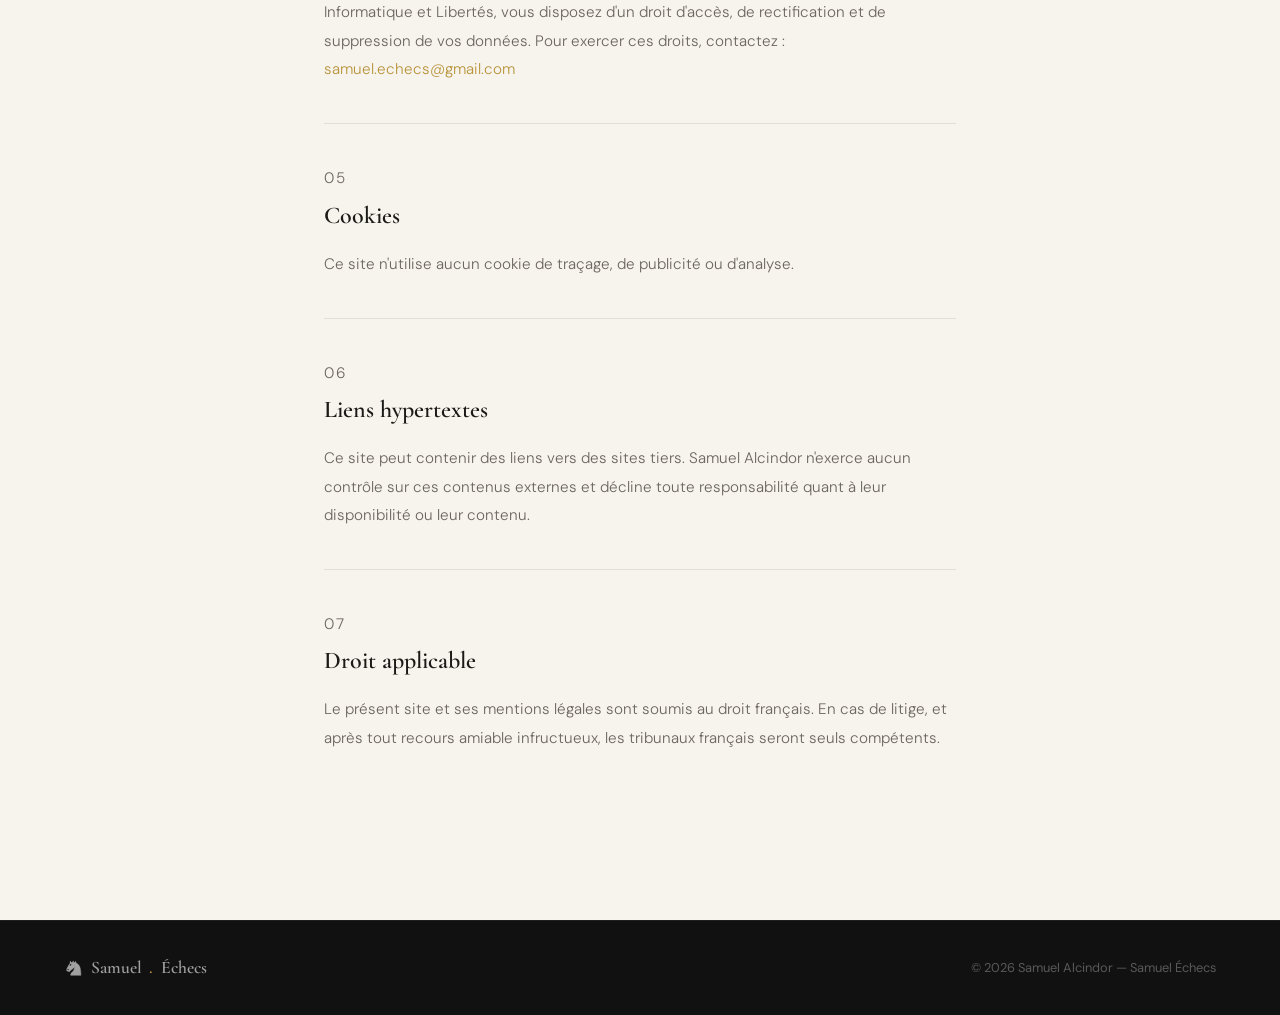
<file: mentions-legales.html>
﻿<!DOCTYPE html>
<html lang="fr">
<head>
<meta charset="UTF-8">
<meta name="viewport" content="width=device-width, initial-scale=1.0">
<title>Mentions légales — Samuel Échecs</title>
<meta name="description" content="Mentions légales du site Samuel Échecs de Samuel Alcindor.">
<meta name="robots" content="noindex, follow">
<link rel="canonical" href="https://samuel-echecs.fr/mentions-legales.html">
<link rel="icon" type="image/svg+xml" href="logos/knight.svg">

<link href="https://fonts.googleapis.com/css2?family=Cormorant+Garamond:ital,wght@0,400;0,600;1,400&family=DM+Sans:wght@300;400;500&display=swap" rel="stylesheet">
<style>
  *, *::before, *::after { box-sizing: border-box; margin: 0; padding: 0; }

  :root {
    --cream: #F7F4EE;
    --dark: #1C1A17;
    --gold: #B8933A;
    --gold-light: #E8D5A3;
    --muted: #6B6560;
    --white: #FFFFFF;
    --border: #E2DDD5;
  }

  html { scroll-behavior: smooth; }

  body {
    font-family: 'DM Sans', sans-serif;
    background: var(--cream);
    color: var(--dark);
    font-size: 16px;
    line-height: 1.7;
    overflow-x: hidden;
  }

  /* NAV */
  nav {
    position: fixed;
    top: 0; left: 0; right: 0;
    z-index: 100;
    padding: 0.6rem 4rem;
    display: flex;
    justify-content: space-between;
    align-items: center;
    background: rgba(247,244,238,0.95);
    backdrop-filter: blur(12px);
    border-bottom: 1px solid var(--border);
  }

  .nav-logo {
    font-family: 'Cormorant Garamond', serif;
    font-size: 1rem;
    font-weight: 600;
    letter-spacing: 0.01em;
    color: var(--dark);
    text-decoration: none;
    display: flex;
    align-items: center;
    gap: 0.45rem;
  }

  .nav-logo img {
    width: 22px;
    height: 22px;
    object-fit: contain;
    flex-shrink: 0;
  }

  .nav-logo span { color: var(--gold); }

  .nav-back {
    font-size: 0.72rem;
    font-weight: 400;
    letter-spacing: 0.08em;
    text-transform: uppercase;
    color: var(--muted);
    text-decoration: none;
    display: flex;
    align-items: center;
    gap: 0.5rem;
    transition: color 0.2s;
  }

  .nav-back:hover { color: var(--dark); }
  .nav-cta { font-size:0.72rem; font-weight:500; letter-spacing:0.08em; text-transform:uppercase; color:#fff; background:var(--gold); text-decoration:none; padding:0.4rem 1rem; border-radius:2px; transition:background 0.2s; }
  .nav-cta:hover { background:#A07E2E; }

  .nav-back::before {
    content: '←';
    font-size: 1rem;
    letter-spacing: 0;
  }

  /* HEADER */
  .page-header {
    padding: 10rem 4rem 5rem;
    max-width: 760px;
    margin: 0 auto;
  }

  .page-eyebrow {
    font-size: 0.72rem;
    font-weight: 500;
    letter-spacing: 0.15em;
    text-transform: uppercase;
    color: var(--gold);
    margin-bottom: 1.2rem;
    display: flex;
    align-items: center;
    gap: 0.75rem;
  }

  .page-eyebrow::before {
    content: '';
    display: inline-block;
    width: 32px;
    height: 1px;
    background: var(--gold);
  }

  .page-title {
    font-family: 'Cormorant Garamond', serif;
    font-size: clamp(2.4rem, 5vw, 3.6rem);
    font-weight: 600;
    line-height: 1.1;
    letter-spacing: -0.01em;
    color: var(--dark);
    margin-bottom: 1rem;
  }

  .page-date {
    font-size: 0.82rem;
    color: var(--muted);
    font-weight: 300;
  }

  /* CONTENT */
  .content {
    max-width: 760px;
    margin: 0 auto;
    padding: 0 4rem 8rem;
  }

  .section-block {
    padding: 2.5rem 0;
    border-top: 1px solid var(--border);
  }

  .section-block:first-child {
    border-top: none;
  }

  .section-number {
    font-size: 0.68rem;
    font-weight: 500;
    letter-spacing: 0.15em;
    text-transform: uppercase;
    color: var(--gold);
    margin-bottom: 0.6rem;
  }

  .section-block h2 {
    font-family: 'Cormorant Garamond', serif;
    font-size: 1.5rem;
    font-weight: 600;
    color: var(--dark);
    margin-bottom: 1.2rem;
    line-height: 1.2;
  }

  .section-block p {
    font-size: 0.95rem;
    color: var(--muted);
    font-weight: 300;
    line-height: 1.85;
    margin-bottom: 0.6rem;
  }

  .section-block p:last-child { margin-bottom: 0; }

  .section-block strong {
    font-weight: 500;
    color: var(--dark);
  }

  .info-grid {
    display: grid;
    grid-template-columns: auto 1fr;
    gap: 0.4rem 1.5rem;
    margin-top: 0.5rem;
  }

  .info-grid dt {
    font-size: 0.85rem;
    font-weight: 500;
    color: var(--dark);
    white-space: nowrap;
  }

  .info-grid dd {
    font-size: 0.85rem;
    color: var(--muted);
    font-weight: 300;
  }

  .info-grid a {
    color: var(--gold);
    text-decoration: none;
  }

  .info-grid a:hover { text-decoration: underline; }

  .notice-box {
    background: rgba(184,147,58,0.07);
    border-left: 2px solid var(--gold);
    border-radius: 0 4px 4px 0;
    padding: 1rem 1.25rem;
    margin-top: 1rem;
  }

  .notice-box p {
    margin-bottom: 0;
    font-size: 0.88rem;
    color: var(--muted);
  }

  /* FOOTER */
  footer {
    background: #111;
    padding: 2rem 4rem;
    display: flex;
    justify-content: space-between;
    align-items: center;
    border-top: 1px solid rgba(255,255,255,0.06);
  }

  footer .logo {
    font-family: 'Cormorant Garamond', serif;
    font-size: 1.1rem;
    font-weight: 600;
    color: rgba(255,255,255,0.6);
    display: inline-flex;
    align-items: center;
    gap: 0.45rem;
    text-decoration: none;
  }

  footer .logo img {
    width: 20px;
    height: 20px;
    object-fit: contain;
    opacity: 0.6;
    filter: invert(1);
  }

  footer .logo span { color: var(--gold); }

  footer p {
    font-size: 0.8rem;
    color: rgba(255,255,255,0.3);
  }

  /* RESPONSIVE */
  @media (max-width: 768px) {
    nav { padding: 0.6rem 1.5rem; }
    .page-header { padding: 8rem 1.5rem 3rem; }
    .content { padding: 0 1.5rem 5rem; }
    footer { padding: 1.5rem; flex-direction: column; gap: 0.5rem; text-align: center; }
  }
</style>
</head>
<body>

<nav>
  <a href="index.html" class="nav-logo">
    <img src="logos/knight.svg" alt="Cavalier échecs">
    Samuel<span>.</span>Échecs
  </a>
  <div style="display:flex;align-items:center;gap:1.25rem;">
    <a href="index.html" class="nav-back">Retour au site</a>
    <a href="contact.html" class="nav-cta">Contactez-moi</a>
  </div>
</nav>

<header class="page-header">
  <p class="page-eyebrow">Informations légales</p>
  <h1 class="page-title">Mentions légales</h1>
  <p class="page-date">Mise à jour : mai 2026</p>
</header>

<main class="content">

  <!-- 1. Éditeur -->
  <div class="section-block">
    <p class="section-number">01</p>
    <h2>Éditeur du site</h2>
    <dl class="info-grid">
      <dt>Nom</dt>
      <dd>Samuel Alcindor</dd>

      <dt>Activité</dt>
      <dd>Enseignement des échecs</dd>

      <dt>Statut</dt>
      <dd>Micro-entrepreneur</dd>

      <dt>SIREN</dt>
      <dd>893 264 325</dd>

      <dt>Adresse</dt>
      <dd>12 Impasse Carros, 33400 Talence, France</dd>

      <dt>Email</dt>
      <dd><a href="mailto:samuel.echecs@gmail.com">samuel.echecs@gmail.com</a></dd>

      <dt>Directeur de la publication</dt>
      <dd>Samuel Alcindor</dd>
    </dl>
  </div>

  <!-- 2. Hébergeur -->
  <div class="section-block">
    <p class="section-number">02</p>
    <h2>Hébergeur</h2>
    <dl class="info-grid">
      <dt>Société</dt>
      <dd>Netlify, Inc.</dd>

      <dt>Adresse</dt>
      <dd>44 Montgomery Street, Suite 300, San Francisco, CA 94104, États-Unis</dd>

      <dt>Site</dt>
      <dd><a href="https://www.netlify.com" target="_blank" rel="noopener">netlify.com</a></dd>
    </dl>
  </div>

  <!-- 3. Propriété intellectuelle -->
  <div class="section-block">
    <p class="section-number">03</p>
    <h2>Propriété intellectuelle</h2>
    <p>L'ensemble du contenu de ce site — textes, visuels, structure et code — est la propriété exclusive de <strong>Samuel Alcindor</strong>, sauf mention contraire.</p>
    <p>Toute reproduction, représentation, modification ou exploitation, totale ou partielle, sans autorisation écrite préalable, est strictement interdite.</p>
  </div>

  <!-- 4. Données personnelles -->
  <div class="section-block">
    <p class="section-number">04</p>
    <h2>Données personnelles — RGPD</h2>
    <p>Ce site ne collecte aucune donnée personnelle de manière automatique.</p>
    <p>Les données transmises via le <strong>formulaire de contact</strong> (prénom, nom d'école, adresse email, numéro de téléphone, message) sont collectées avec votre consentement, dans l'unique but de répondre à votre demande. Elles sont acheminées via le service <strong>Web3Forms</strong> et ne sont ni revendues, ni transmises à des tiers.</p>
    <p>Conformément au Règlement Général sur la Protection des Données (RGPD) et à la loi Informatique et Libertés, vous disposez d'un droit d'accès, de rectification et de suppression de vos données. Pour exercer ces droits, contactez : <a href="mailto:samuel.echecs@gmail.com" style="color: var(--gold); text-decoration: none;">samuel.echecs@gmail.com</a></p>
  </div>

  <!-- 5. Cookies -->
  <div class="section-block">
    <p class="section-number">05</p>
    <h2>Cookies</h2>
    <p>Ce site n'utilise aucun cookie de traçage, de publicité ou d'analyse.</p>
  </div>

  <!-- 6. Liens hypertextes -->
  <div class="section-block">
    <p class="section-number">06</p>
    <h2>Liens hypertextes</h2>
    <p>Ce site peut contenir des liens vers des sites tiers. Samuel Alcindor n'exerce aucun contrôle sur ces contenus externes et décline toute responsabilité quant à leur disponibilité ou leur contenu.</p>
  </div>

  <!-- 7. Droit applicable -->
  <div class="section-block">
    <p class="section-number">07</p>
    <h2>Droit applicable</h2>
    <p>Le présent site et ses mentions légales sont soumis au droit français. En cas de litige, et après tout recours amiable infructueux, les tribunaux français seront seuls compétents.</p>
  </div>

</main>

<footer>
  <a href="index.html" class="logo">
    <img src="logos/knight.svg" alt="Samuel Alcindor">
    Samuel<span>.</span>Échecs
  </a>
  <p>© 2026 Samuel Alcindor — Samuel Échecs</p>
</footer>

</body>
</html>
</file>
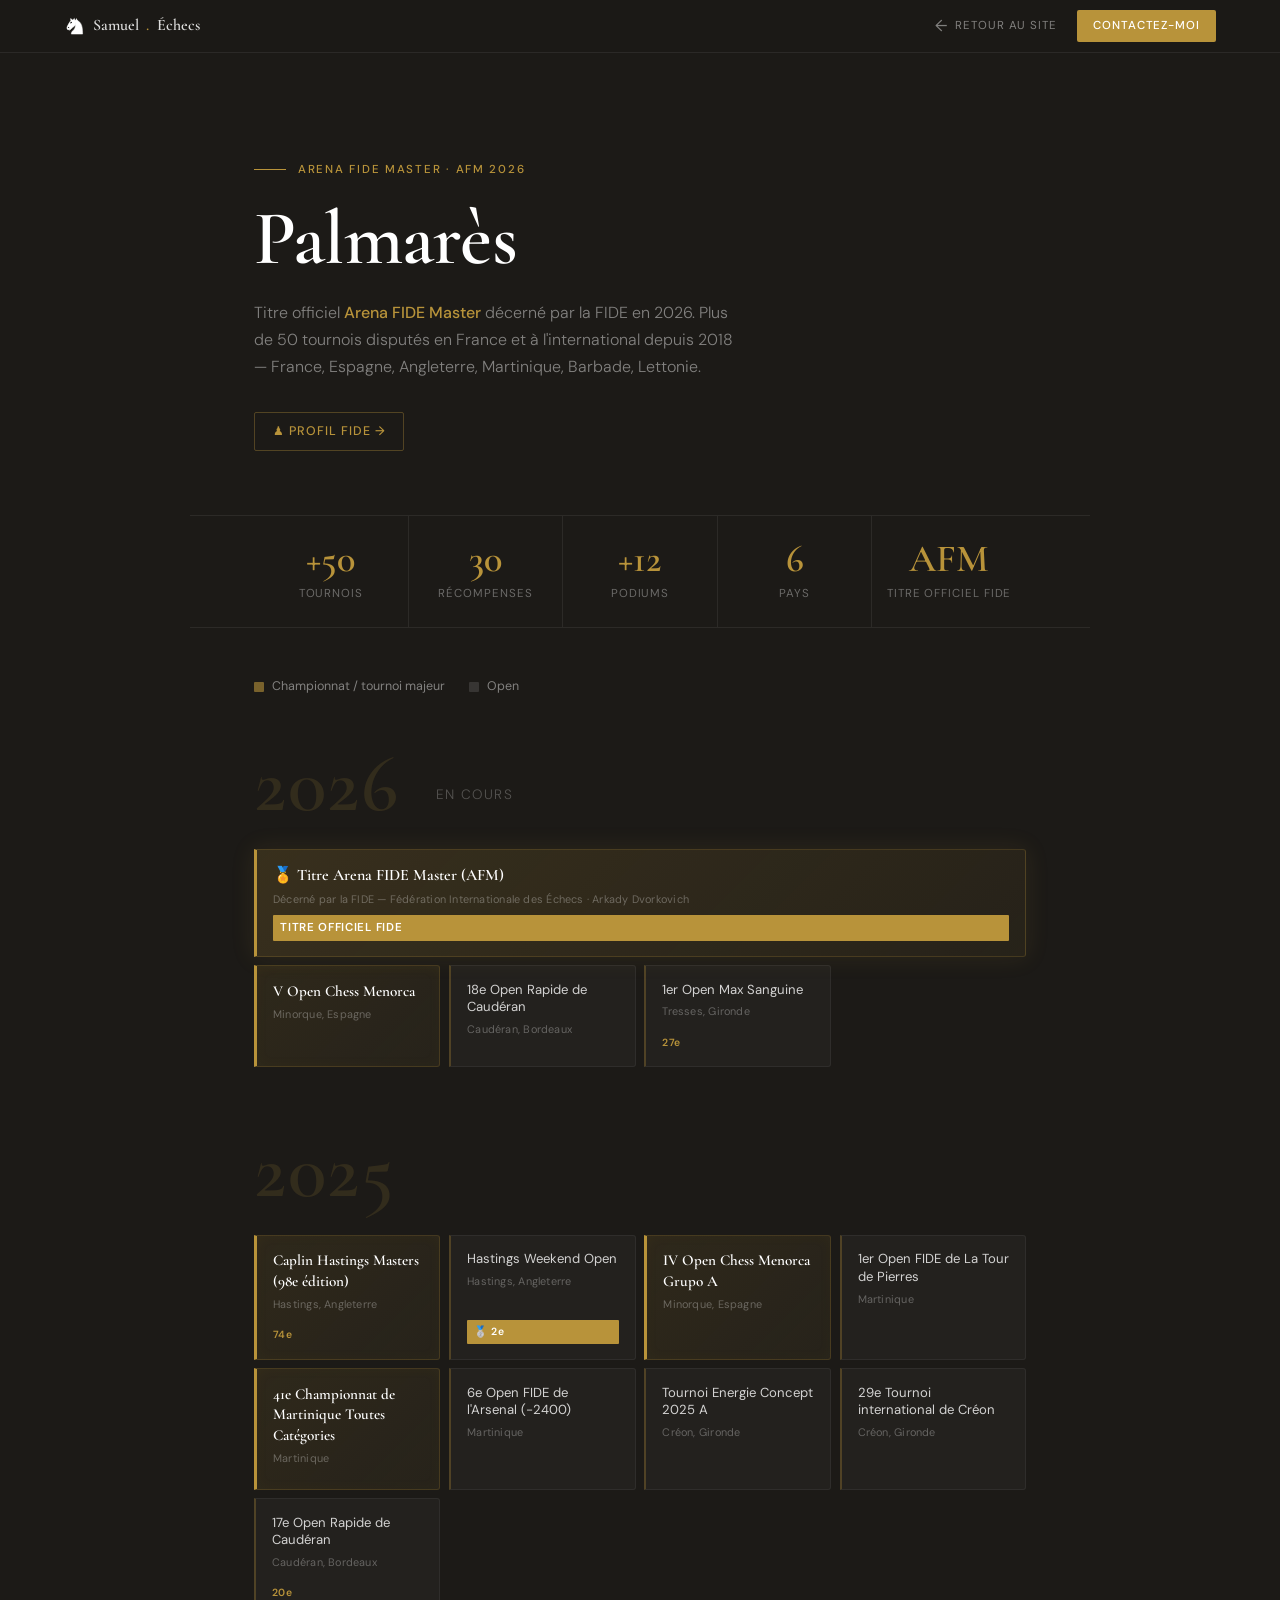
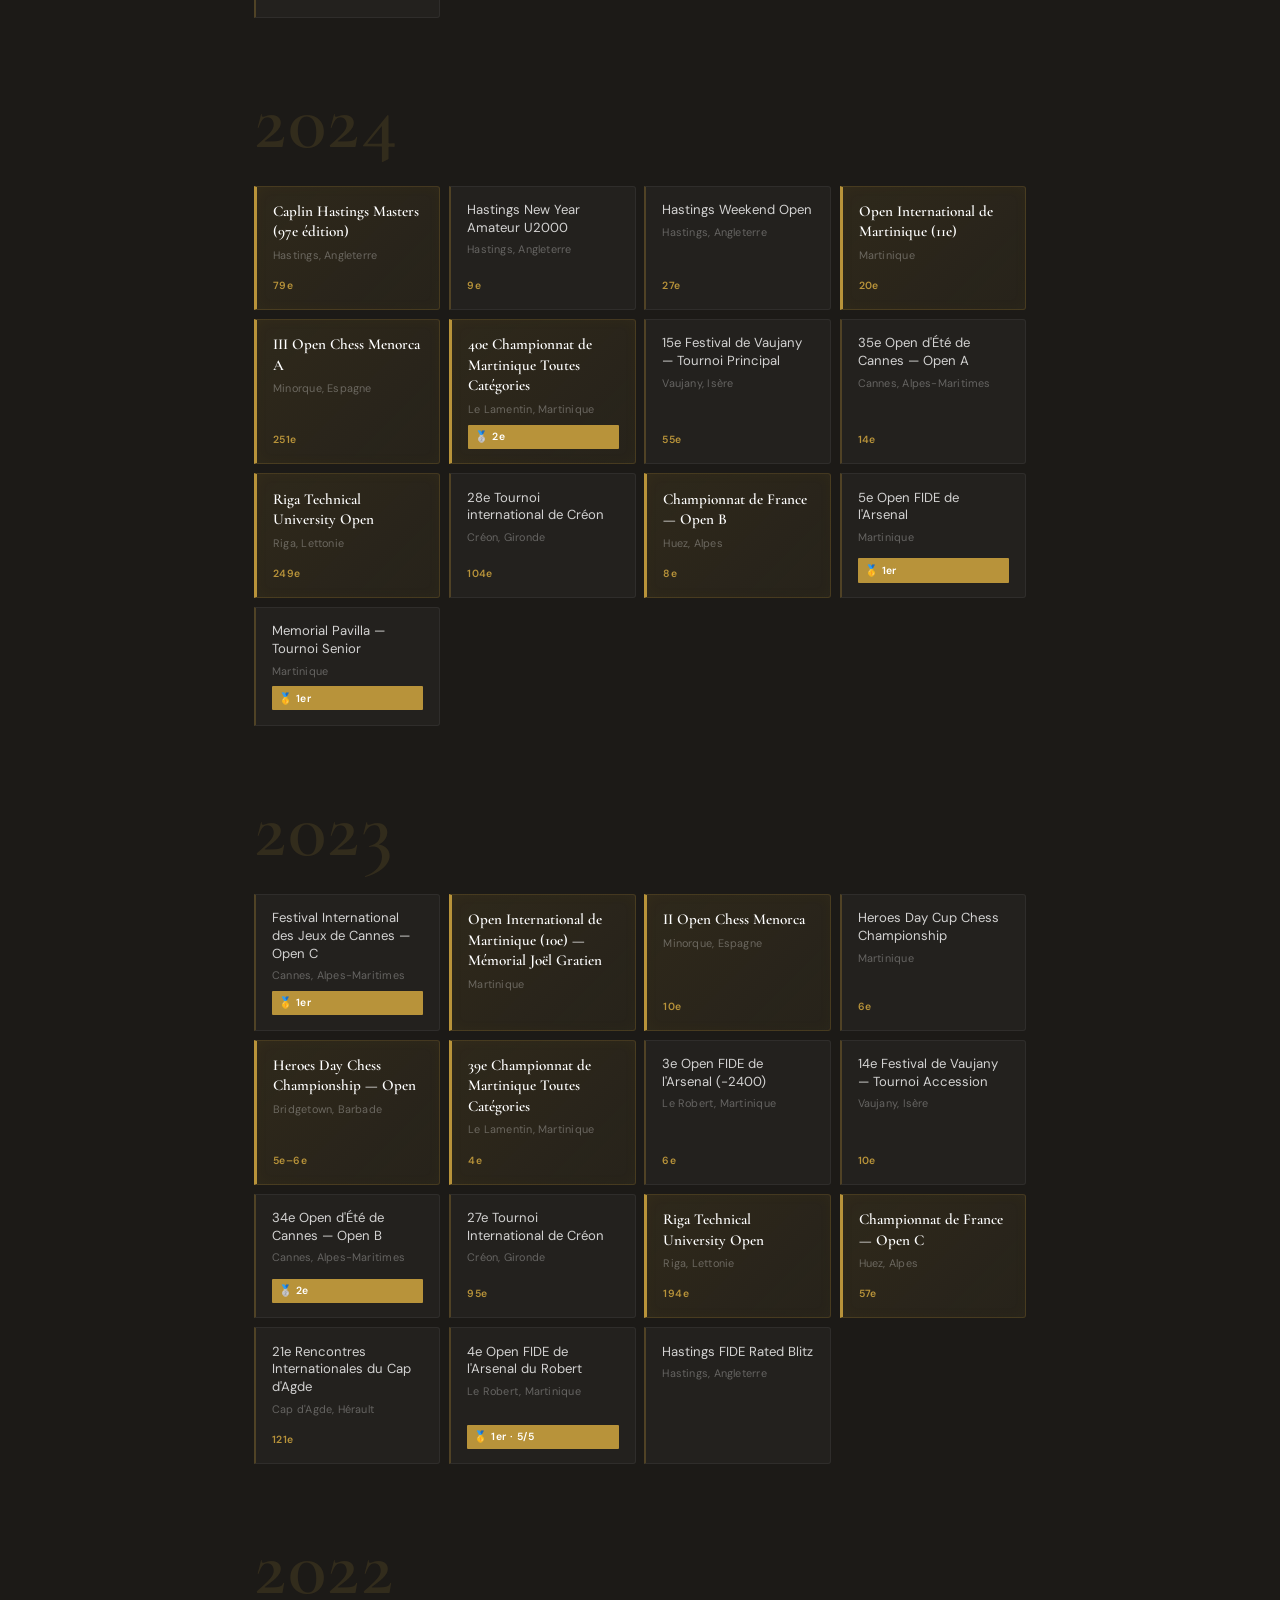
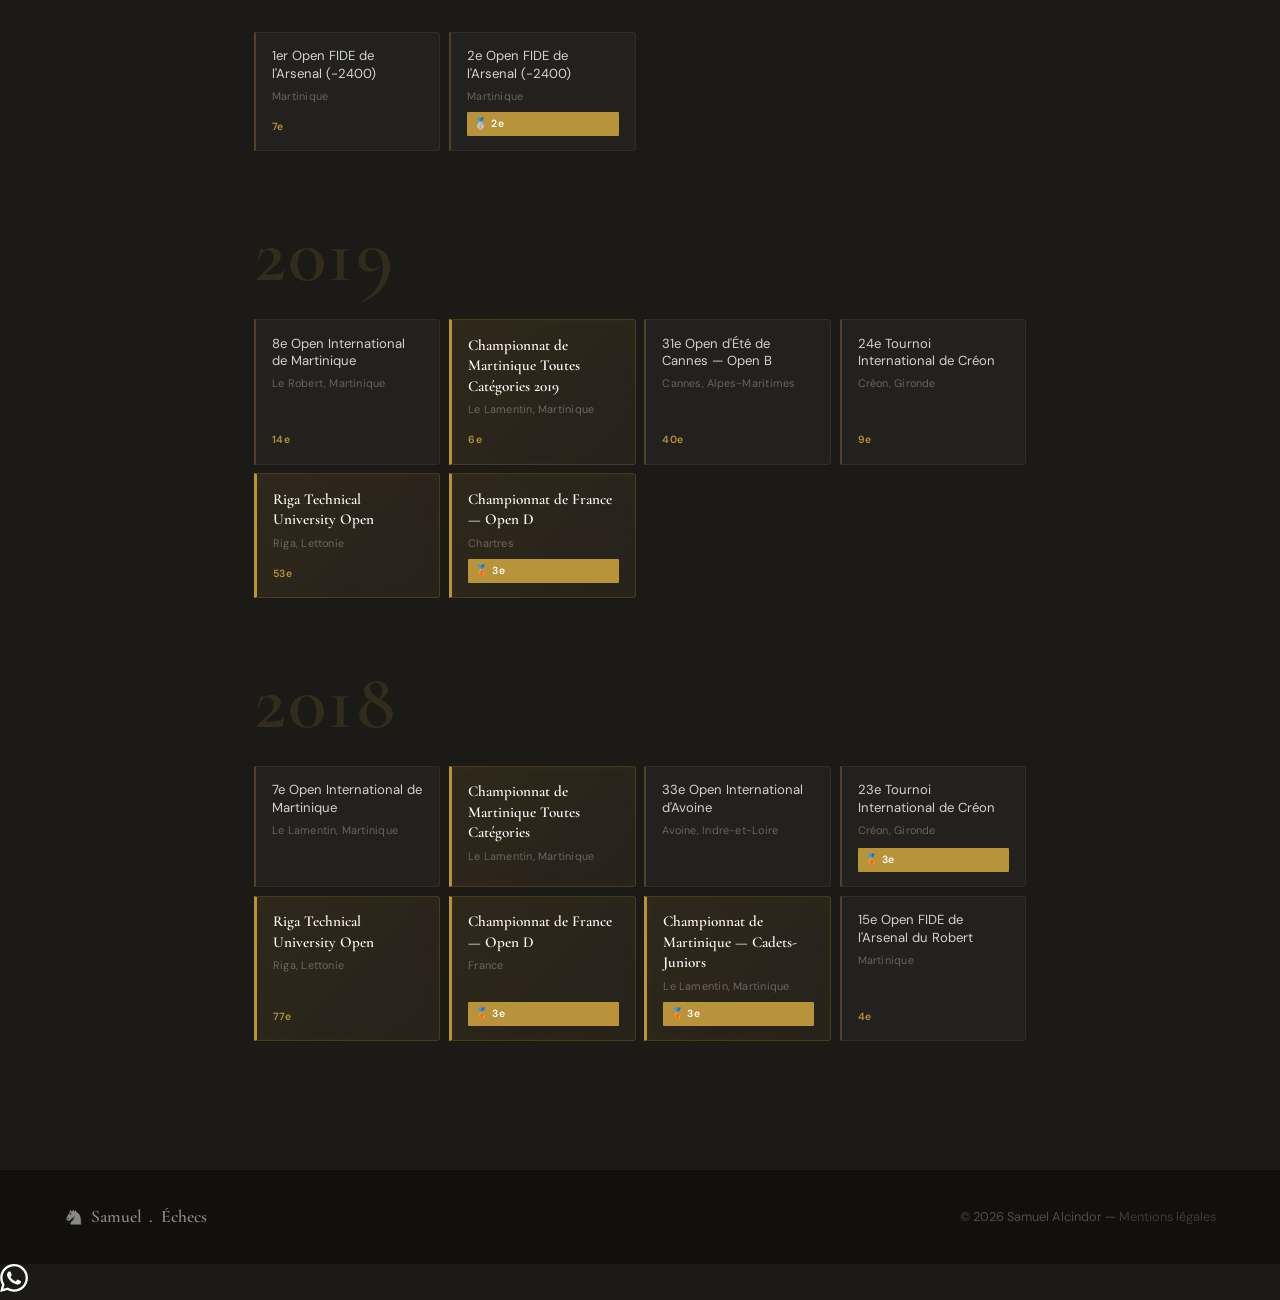
<file: palmares.html>
﻿<!DOCTYPE html>
<html lang="fr">
<head>
<!-- Google tag (gtag.js) -->
<script async src="https://www.googletagmanager.com/gtag/js?id=G-8VYXF5THNR"></script>
<script>
  window.dataLayer = window.dataLayer || [];
  function gtag(){dataLayer.push(arguments);}
  gtag('js', new Date());
  gtag('config', 'G-8VYXF5THNR');
</script>
<meta charset="UTF-8">
<meta name="viewport" content="width=device-width, initial-scale=1.0">
<title>Palmarès — Samuel Alcindor | Samuel Échecs</title>
<meta name="description" content="Palmarès compétitif de Samuel Alcindor, joueur d'échecs FIDE. Tournois en France et à l'international depuis 2018 — France, Espagne, Angleterre, Martinique, Barbade, Lettonie.">
<meta name="robots" content="index, follow">
<link rel="canonical" href="https://samuel-echecs.fr/palmares.html">
<link rel="icon" type="image/svg+xml" href="logos/knight.svg">
<link href="https://fonts.googleapis.com/css2?family=Cormorant+Garamond:ital,wght@0,400;0,600;1,400&family=DM+Sans:wght@300;400;500&display=swap" rel="stylesheet">
<style>
  *, *::before, *::after { box-sizing: border-box; margin: 0; padding: 0; }

  :root {
    --cream: #F7F4EE;
    --dark: #1C1A17;
    --gold: #B8933A;
    --gold-light: #E8D5A3;
    --muted: #6B6560;
    --white: #FFFFFF;
    --border: #E2DDD5;
  }

  html { scroll-behavior: smooth; }

  body {
    font-family: 'DM Sans', sans-serif;
    background: var(--dark);
    color: var(--white);
    font-size: 16px;
    line-height: 1.7;
    overflow-x: hidden;
  }

  /* NAV */
  nav {
    position: fixed;
    top: 0; left: 0; right: 0;
    z-index: 100;
    padding: 0.6rem 4rem;
    display: flex;
    justify-content: space-between;
    align-items: center;
    background: rgba(28,26,23,0.95);
    backdrop-filter: blur(12px);
    border-bottom: 1px solid rgba(255,255,255,0.07);
  }

  .nav-logo {
    font-family: 'Cormorant Garamond', serif;
    font-size: 1rem;
    font-weight: 600;
    color: rgba(255,255,255,0.85);
    text-decoration: none;
    display: flex;
    align-items: center;
    gap: 0.45rem;
  }

  .nav-logo img {
    width: 22px;
    height: 22px;
    object-fit: contain;
    filter: invert(1);
    flex-shrink: 0;
  }

  .nav-logo span { color: var(--gold); }

  .nav-back {
    font-size: 0.72rem;
    font-weight: 400;
    letter-spacing: 0.08em;
    text-transform: uppercase;
    color: rgba(255,255,255,0.45);
    text-decoration: none;
    display: flex;
    align-items: center;
    gap: 0.5rem;
    transition: color 0.2s;
  }

  .nav-back:hover { color: var(--gold); }
  .nav-back::before { content: '←'; font-size: 1rem; letter-spacing: 0; }
  .nav-cta { font-size:0.72rem; font-weight:500; letter-spacing:0.08em; text-transform:uppercase; color:#fff; background:var(--gold); text-decoration:none; padding:0.4rem 1rem; border-radius:2px; transition:background 0.2s; }
  .nav-cta:hover { background:#A07E2E; }

  /* HEADER */
  .page-header {
    padding: 10rem 4rem 4rem;
    max-width: 900px;
    margin: 0 auto;
    text-align: left;
  }

  .page-eyebrow {
    font-size: 0.72rem;
    font-weight: 500;
    letter-spacing: 0.15em;
    text-transform: uppercase;
    color: var(--gold);
    margin-bottom: 1.2rem;
    display: flex;
    align-items: center;
    gap: 0.75rem;
  }

  .page-eyebrow::before {
    content: '';
    display: inline-block;
    width: 32px;
    height: 1px;
    background: var(--gold);
  }

  .page-title {
    font-family: 'Cormorant Garamond', serif;
    font-size: clamp(3rem, 6vw, 5rem);
    font-weight: 600;
    line-height: 1.05;
    color: var(--white);
    margin-bottom: 1.2rem;
    letter-spacing: -0.01em;
  }

  .page-subtitle {
    font-size: 1rem;
    color: rgba(255,255,255,0.45);
    font-weight: 300;
    max-width: 480px;
    line-height: 1.7;
    margin-bottom: 2rem;
  }

  .fide-link {
    display: inline-flex;
    align-items: center;
    gap: 0.5rem;
    font-size: 0.78rem;
    font-weight: 500;
    letter-spacing: 0.08em;
    text-transform: uppercase;
    color: var(--gold);
    text-decoration: none;
    border: 1px solid rgba(184,147,58,0.35);
    padding: 0.5rem 1.1rem;
    border-radius: 2px;
    transition: all 0.2s;
  }

  .fide-link:hover {
    background: rgba(184,147,58,0.1);
    border-color: var(--gold);
  }

  /* STATS */
  .stats-strip {
    display: flex;
    gap: 0;
    max-width: 900px;
    margin: 0 auto 3rem;
    padding: 0 4rem;
    border-top: 1px solid rgba(255,255,255,0.07);
    border-bottom: 1px solid rgba(255,255,255,0.07);
  }

  .stat-item {
    flex: 1;
    padding: 1.5rem 0;
    text-align: center;
    border-right: 1px solid rgba(255,255,255,0.07);
  }

  .stat-item:last-child { border-right: none; }

  .stat-number {
    font-family: 'Cormorant Garamond', serif;
    font-size: 2.4rem;
    font-weight: 600;
    color: var(--gold);
    display: block;
    line-height: 1;
  }

  .stat-label {
    font-size: 0.72rem;
    color: rgba(255,255,255,0.35);
    text-transform: uppercase;
    letter-spacing: 0.08em;
    margin-top: 0.3rem;
    display: block;
  }

  /* LEGEND */
  .legend {
    max-width: 900px;
    margin: 0 auto 3rem;
    padding: 0 4rem;
    display: flex;
    gap: 1.5rem;
    flex-wrap: wrap;
  }

  .legend-item {
    display: flex;
    align-items: center;
    gap: 0.5rem;
    font-size: 0.78rem;
    color: rgba(255,255,255,0.45);
  }

  .legend-dot {
    width: 10px;
    height: 10px;
    border-radius: 1px;
    flex-shrink: 0;
  }

  .legend-dot.championship { background: rgba(184,147,58,0.6); }
  .legend-dot.open { background: rgba(255,255,255,0.12); }

  /* YEAR SECTIONS */
  .year-section {
    max-width: 900px;
    margin: 0 auto;
    padding: 0 4rem 4rem;
  }

  .year-heading {
    font-family: 'Cormorant Garamond', serif;
    font-size: 5rem;
    font-weight: 600;
    color: rgba(184,147,58,0.15);
    line-height: 1;
    margin-bottom: 1.5rem;
    letter-spacing: 0.02em;
    position: relative;
  }

  .year-heading span {
    font-size: 0.85rem;
    font-family: 'DM Sans', sans-serif;
    font-weight: 300;
    color: rgba(255,255,255,0.25);
    letter-spacing: 0.1em;
    text-transform: uppercase;
    margin-left: 1rem;
    vertical-align: middle;
  }

  .year-grid {
    display: grid;
    grid-template-columns: repeat(auto-fill, minmax(160px, 1fr));
    gap: 0.55rem;
  }

  /* TOURNAMENT CARDS */
  .timeline-event-row {
    display: flex;
    flex-direction: column;
    justify-content: space-between;
    background: rgba(255,255,255,0.03);
    border: 1px solid rgba(255,255,255,0.06);
    border-left: 2px solid rgba(184,147,58,0.3);
    padding: 0.9rem 1rem;
    border-radius: 0 3px 3px 0;
    transition: background 0.2s;
    min-height: 100px;
  }

  .timeline-event-row:hover { background: rgba(255,255,255,0.06); }

  .timeline-event-row.featured {
    background: linear-gradient(135deg, rgba(184,147,58,0.12) 0%, rgba(212,178,90,0.06) 100%);
    border: 1px solid rgba(184,147,58,0.2);
    border-left: 3px solid var(--gold);
    box-shadow: inset 0 0 14px rgba(184,147,58,0.04);
  }

  .timeline-event-name {
    font-size: 0.82rem;
    font-weight: 400;
    color: rgba(255,255,255,0.8);
    margin-bottom: 0.25rem;
    line-height: 1.35;
  }

  .timeline-event-row.featured .timeline-event-name {
    font-family: 'Cormorant Garamond', serif;
    font-size: 0.95rem;
    font-weight: 600;
    color: var(--white);
  }

  .timeline-event-loc {
    font-size: 0.68rem;
    color: rgba(255,255,255,0.3);
    letter-spacing: 0.02em;
    margin-bottom: 0.4rem;
  }

  .timeline-event-result {
    font-size: 0.65rem;
    font-weight: 600;
    color: var(--gold);
    letter-spacing: 0.04em;
    margin-top: auto;
    padding-top: 0.4rem;
    flex-shrink: 0;
  }

  .timeline-event-result.win {
    background: var(--gold);
    color: var(--white);
    padding: 0.2rem 0.45rem;
    border-radius: 1px;
    display: inline-block;
  }

  /* FOOTER */
  footer {
    background: rgba(0,0,0,0.4);
    padding: 2rem 4rem;
    display: flex;
    justify-content: space-between;
    align-items: center;
    border-top: 1px solid rgba(255,255,255,0.06);
    margin-top: 4rem;
  }

  footer .logo {
    font-family: 'Cormorant Garamond', serif;
    font-size: 1.1rem;
    font-weight: 600;
    color: rgba(255,255,255,0.5);
    display: inline-flex;
    align-items: center;
    gap: 0.45rem;
    text-decoration: none;
  }

  footer .logo img {
    width: 20px;
    height: 20px;
    object-fit: contain;
    opacity: 0.5;
    filter: invert(1);
  }

  footer .logo span { color: var(--gold); }

  footer p {
    font-size: 0.8rem;
    color: rgba(255,255,255,0.25);
  }

  /* RESPONSIVE */
  @media (max-width: 768px) {
    nav { padding: 0.6rem 1.5rem; }
    .page-header { padding: 8rem 1.5rem 3rem; }
    .stats-strip { padding: 0 1.5rem; flex-wrap: wrap; }
    .stat-item { flex: 1 1 50%; border-right: none; border-bottom: 1px solid rgba(255,255,255,0.07); }
    .legend { padding: 0 1.5rem; }
    .year-section { padding: 0 1.5rem 3rem; }
    .year-heading { font-size: 3.5rem; }
    .year-grid { grid-template-columns: repeat(auto-fill, minmax(140px, 1fr)); }
    footer { padding: 1.5rem; flex-direction: column; gap: 0.5rem; text-align: center; }
  }
</style>
</head>
<body>

<nav>
  <a href="index.html" class="nav-logo">
    <img src="logos/knight.svg" alt="Cavalier échecs">
    Samuel<span>.</span>Échecs
  </a>
  <div style="display:flex;align-items:center;gap:1.25rem;">
    <a href="index.html" class="nav-back">Retour au site</a>
    <a href="contact.html" class="nav-cta">Contactez-moi</a>
  </div>
</nav>

<header class="page-header">
  <p class="page-eyebrow">Arena FIDE Master · AFM 2026</p>
  <h1 class="page-title">Palmarès</h1>
  <p class="page-subtitle">Titre officiel <strong style="color:var(--gold);font-weight:500;">Arena FIDE Master</strong> décerné par la FIDE en 2026. Plus de 50 tournois disputés en France et à l'international depuis 2018 — France, Espagne, Angleterre, Martinique, Barbade, Lettonie.</p>
  <a href="https://ratings.fide.com/profile/36066320" target="_blank" rel="noopener" class="fide-link">
    ♟ Profil FIDE →
  </a>
</header>

<div class="stats-strip">
  <div class="stat-item">
    <span class="stat-number">+50</span>
    <span class="stat-label">Tournois</span>
  </div>
  <div class="stat-item">
    <span class="stat-number">30</span>
    <span class="stat-label">Récompenses</span>
  </div>
  <div class="stat-item">
    <span class="stat-number">+12</span>
    <span class="stat-label">Podiums</span>
  </div>
  <div class="stat-item">
    <span class="stat-number">6</span>
    <span class="stat-label">Pays</span>
  </div>
  <div class="stat-item">
    <span class="stat-number">AFM</span>
    <span class="stat-label">Titre officiel FIDE</span>
  </div>
</div>

<div class="legend">
  <div class="legend-item">
    <div class="legend-dot championship"></div>
    Championnat / tournoi majeur
  </div>
  <div class="legend-item">
    <div class="legend-dot open"></div>
    Open
  </div>
</div>

<!-- 2026 -->
<div class="year-section">
  <div class="year-heading">2026 <span>En cours</span></div>
  <div class="year-grid">
    <div class="timeline-event-row featured" style="grid-column:1/-1;background:linear-gradient(135deg,rgba(184,147,58,0.18) 0%,rgba(184,147,58,0.07) 100%);border-left:3px solid var(--gold);box-shadow:0 0 24px rgba(184,147,58,0.12);">
      <div class="timeline-event-info">
        <p class="timeline-event-name" style="font-size:1rem;">🏅 Titre Arena FIDE Master (AFM)</p>
        <p class="timeline-event-loc">Décerné par la FIDE — Fédération Internationale des Échecs · Arkady Dvorkovich</p>
      </div>
      <span class="timeline-event-result win" style="background:var(--gold);font-size:0.72rem;letter-spacing:0.06em;">TITRE OFFICIEL FIDE</span>
    </div>
    <div class="timeline-event-row featured">
      <div class="timeline-event-info">
        <p class="timeline-event-name">V Open Chess Menorca</p>
        <p class="timeline-event-loc">Minorque, Espagne</p>
      </div>
    </div>
    <div class="timeline-event-row">
      <div class="timeline-event-info">
        <p class="timeline-event-name">18e Open Rapide de Caudéran</p>
        <p class="timeline-event-loc">Caudéran, Bordeaux</p>
      </div>
    </div>
    <div class="timeline-event-row">
      <div class="timeline-event-info">
        <p class="timeline-event-name">1er Open Max Sanguine</p>
        <p class="timeline-event-loc">Tresses, Gironde</p>
      </div>
      <span class="timeline-event-result">27e</span>
    </div>
  </div>
</div>

<!-- 2025 -->
<div class="year-section">
  <div class="year-heading">2025</div>
  <div class="year-grid">
    <div class="timeline-event-row featured">
      <div class="timeline-event-info">
        <p class="timeline-event-name">Caplin Hastings Masters (98e édition)</p>
        <p class="timeline-event-loc">Hastings, Angleterre</p>
      </div>
      <span class="timeline-event-result">74e</span>
    </div>
    <div class="timeline-event-row">
      <div class="timeline-event-info">
        <p class="timeline-event-name">Hastings Weekend Open</p>
        <p class="timeline-event-loc">Hastings, Angleterre</p>
      </div>
      <span class="timeline-event-result win">🥈 2e</span>
    </div>
    <div class="timeline-event-row featured">
      <div class="timeline-event-info">
        <p class="timeline-event-name">IV Open Chess Menorca Grupo A</p>
        <p class="timeline-event-loc">Minorque, Espagne</p>
      </div>
    </div>
    <div class="timeline-event-row">
      <div class="timeline-event-info">
        <p class="timeline-event-name">1er Open FIDE de La Tour de Pierres</p>
        <p class="timeline-event-loc">Martinique</p>
      </div>
    </div>
    <div class="timeline-event-row featured">
      <div class="timeline-event-info">
        <p class="timeline-event-name">41e Championnat de Martinique Toutes Catégories</p>
        <p class="timeline-event-loc">Martinique</p>
      </div>
    </div>
    <div class="timeline-event-row">
      <div class="timeline-event-info">
        <p class="timeline-event-name">6e Open FIDE de l'Arsenal (-2400)</p>
        <p class="timeline-event-loc">Martinique</p>
      </div>
    </div>
    <div class="timeline-event-row">
      <div class="timeline-event-info">
        <p class="timeline-event-name">Tournoi Energie Concept 2025 A</p>
        <p class="timeline-event-loc">Créon, Gironde</p>
      </div>
    </div>
    <div class="timeline-event-row">
      <div class="timeline-event-info">
        <p class="timeline-event-name">29e Tournoi international de Créon</p>
        <p class="timeline-event-loc">Créon, Gironde</p>
      </div>
    </div>
    <div class="timeline-event-row">
      <div class="timeline-event-info">
        <p class="timeline-event-name">17e Open Rapide de Caudéran</p>
        <p class="timeline-event-loc">Caudéran, Bordeaux</p>
      </div>
      <span class="timeline-event-result">20e</span>
    </div>
  </div>
</div>

<!-- 2024 -->
<div class="year-section">
  <div class="year-heading">2024</div>
  <div class="year-grid">
    <div class="timeline-event-row featured">
      <div class="timeline-event-info">
        <p class="timeline-event-name">Caplin Hastings Masters (97e édition)</p>
        <p class="timeline-event-loc">Hastings, Angleterre</p>
      </div>
      <span class="timeline-event-result">79e</span>
    </div>
    <div class="timeline-event-row">
      <div class="timeline-event-info">
        <p class="timeline-event-name">Hastings New Year Amateur U2000</p>
        <p class="timeline-event-loc">Hastings, Angleterre</p>
      </div>
      <span class="timeline-event-result">9e</span>
    </div>
    <div class="timeline-event-row">
      <div class="timeline-event-info">
        <p class="timeline-event-name">Hastings Weekend Open</p>
        <p class="timeline-event-loc">Hastings, Angleterre</p>
      </div>
      <span class="timeline-event-result">27e</span>
    </div>
    <div class="timeline-event-row featured">
      <div class="timeline-event-info">
        <p class="timeline-event-name">Open International de Martinique (11e)</p>
        <p class="timeline-event-loc">Martinique</p>
      </div>
      <span class="timeline-event-result">20e</span>
    </div>
    <div class="timeline-event-row featured">
      <div class="timeline-event-info">
        <p class="timeline-event-name">III Open Chess Menorca A</p>
        <p class="timeline-event-loc">Minorque, Espagne</p>
      </div>
      <span class="timeline-event-result">251e</span>
    </div>
    <div class="timeline-event-row featured">
      <div class="timeline-event-info">
        <p class="timeline-event-name">40e Championnat de Martinique Toutes Catégories</p>
        <p class="timeline-event-loc">Le Lamentin, Martinique</p>
      </div>
      <span class="timeline-event-result win">🥈 2e</span>
    </div>
    <div class="timeline-event-row">
      <div class="timeline-event-info">
        <p class="timeline-event-name">15e Festival de Vaujany — Tournoi Principal</p>
        <p class="timeline-event-loc">Vaujany, Isère</p>
      </div>
      <span class="timeline-event-result">55e</span>
    </div>
    <div class="timeline-event-row">
      <div class="timeline-event-info">
        <p class="timeline-event-name">35e Open d'Été de Cannes — Open A</p>
        <p class="timeline-event-loc">Cannes, Alpes-Maritimes</p>
      </div>
      <span class="timeline-event-result">14e</span>
    </div>
    <div class="timeline-event-row featured">
      <div class="timeline-event-info">
        <p class="timeline-event-name">Riga Technical University Open</p>
        <p class="timeline-event-loc">Riga, Lettonie</p>
      </div>
      <span class="timeline-event-result">249e</span>
    </div>
    <div class="timeline-event-row">
      <div class="timeline-event-info">
        <p class="timeline-event-name">28e Tournoi international de Créon</p>
        <p class="timeline-event-loc">Créon, Gironde</p>
      </div>
      <span class="timeline-event-result">104e</span>
    </div>
    <div class="timeline-event-row featured">
      <div class="timeline-event-info">
        <p class="timeline-event-name">Championnat de France — Open B</p>
        <p class="timeline-event-loc">Huez, Alpes</p>
      </div>
      <span class="timeline-event-result">8e</span>
    </div>
    <div class="timeline-event-row">
      <div class="timeline-event-info">
        <p class="timeline-event-name">5e Open FIDE de l'Arsenal</p>
        <p class="timeline-event-loc">Martinique</p>
      </div>
      <span class="timeline-event-result win">🥇 1er</span>
    </div>
    <div class="timeline-event-row">
      <div class="timeline-event-info">
        <p class="timeline-event-name">Memorial Pavilla — Tournoi Senior</p>
        <p class="timeline-event-loc">Martinique</p>
      </div>
      <span class="timeline-event-result win">🥇 1er</span>
    </div>
  </div>
</div>

<!-- 2023 -->
<div class="year-section">
  <div class="year-heading">2023</div>
  <div class="year-grid">
    <div class="timeline-event-row">
      <div class="timeline-event-info">
        <p class="timeline-event-name">Festival International des Jeux de Cannes — Open C</p>
        <p class="timeline-event-loc">Cannes, Alpes-Maritimes</p>
      </div>
      <span class="timeline-event-result win">🥇 1er</span>
    </div>
    <div class="timeline-event-row featured">
      <div class="timeline-event-info">
        <p class="timeline-event-name">Open International de Martinique (10e) — Mémorial Joël Gratien</p>
        <p class="timeline-event-loc">Martinique</p>
      </div>
    </div>
    <div class="timeline-event-row featured">
      <div class="timeline-event-info">
        <p class="timeline-event-name">II Open Chess Menorca</p>
        <p class="timeline-event-loc">Minorque, Espagne</p>
      </div>
      <span class="timeline-event-result">10e</span>
    </div>
    <div class="timeline-event-row">
      <div class="timeline-event-info">
        <p class="timeline-event-name">Heroes Day Cup Chess Championship</p>
        <p class="timeline-event-loc">Martinique</p>
      </div>
      <span class="timeline-event-result">6e</span>
    </div>
    <div class="timeline-event-row featured">
      <div class="timeline-event-info">
        <p class="timeline-event-name">Heroes Day Chess Championship — Open</p>
        <p class="timeline-event-loc">Bridgetown, Barbade</p>
      </div>
      <span class="timeline-event-result">5e–6e</span>
    </div>
    <div class="timeline-event-row featured">
      <div class="timeline-event-info">
        <p class="timeline-event-name">39e Championnat de Martinique Toutes Catégories</p>
        <p class="timeline-event-loc">Le Lamentin, Martinique</p>
      </div>
      <span class="timeline-event-result">4e</span>
    </div>
    <div class="timeline-event-row">
      <div class="timeline-event-info">
        <p class="timeline-event-name">3e Open FIDE de l'Arsenal (-2400)</p>
        <p class="timeline-event-loc">Le Robert, Martinique</p>
      </div>
      <span class="timeline-event-result">6e</span>
    </div>
    <div class="timeline-event-row">
      <div class="timeline-event-info">
        <p class="timeline-event-name">14e Festival de Vaujany — Tournoi Accession</p>
        <p class="timeline-event-loc">Vaujany, Isère</p>
      </div>
      <span class="timeline-event-result">10e</span>
    </div>
    <div class="timeline-event-row">
      <div class="timeline-event-info">
        <p class="timeline-event-name">34e Open d'Été de Cannes — Open B</p>
        <p class="timeline-event-loc">Cannes, Alpes-Maritimes</p>
      </div>
      <span class="timeline-event-result win">🥈 2e</span>
    </div>
    <div class="timeline-event-row">
      <div class="timeline-event-info">
        <p class="timeline-event-name">27e Tournoi International de Créon</p>
        <p class="timeline-event-loc">Créon, Gironde</p>
      </div>
      <span class="timeline-event-result">95e</span>
    </div>
    <div class="timeline-event-row featured">
      <div class="timeline-event-info">
        <p class="timeline-event-name">Riga Technical University Open</p>
        <p class="timeline-event-loc">Riga, Lettonie</p>
      </div>
      <span class="timeline-event-result">194e</span>
    </div>
    <div class="timeline-event-row featured">
      <div class="timeline-event-info">
        <p class="timeline-event-name">Championnat de France — Open C</p>
        <p class="timeline-event-loc">Huez, Alpes</p>
      </div>
      <span class="timeline-event-result">57e</span>
    </div>
    <div class="timeline-event-row">
      <div class="timeline-event-info">
        <p class="timeline-event-name">21e Rencontres Internationales du Cap d'Agde</p>
        <p class="timeline-event-loc">Cap d'Agde, Hérault</p>
      </div>
      <span class="timeline-event-result">121e</span>
    </div>
    <div class="timeline-event-row">
      <div class="timeline-event-info">
        <p class="timeline-event-name">4e Open FIDE de l'Arsenal du Robert</p>
        <p class="timeline-event-loc">Le Robert, Martinique</p>
      </div>
      <span class="timeline-event-result win">🥇 1er · 5/5</span>
    </div>
    <div class="timeline-event-row">
      <div class="timeline-event-info">
        <p class="timeline-event-name">Hastings FIDE Rated Blitz</p>
        <p class="timeline-event-loc">Hastings, Angleterre</p>
      </div>
    </div>
  </div>
</div>

<!-- 2022 -->
<div class="year-section">
  <div class="year-heading">2022</div>
  <div class="year-grid">
    <div class="timeline-event-row">
      <div class="timeline-event-info">
        <p class="timeline-event-name">1er Open FIDE de l'Arsenal (-2400)</p>
        <p class="timeline-event-loc">Martinique</p>
      </div>
      <span class="timeline-event-result">7e</span>
    </div>
    <div class="timeline-event-row">
      <div class="timeline-event-info">
        <p class="timeline-event-name">2e Open FIDE de l'Arsenal (-2400)</p>
        <p class="timeline-event-loc">Martinique</p>
      </div>
      <span class="timeline-event-result win">🥈 2e</span>
    </div>
  </div>
</div>

<!-- 2019 -->
<div class="year-section">
  <div class="year-heading">2019</div>
  <div class="year-grid">
    <div class="timeline-event-row">
      <div class="timeline-event-info">
        <p class="timeline-event-name">8e Open International de Martinique</p>
        <p class="timeline-event-loc">Le Robert, Martinique</p>
      </div>
      <span class="timeline-event-result">14e</span>
    </div>
    <div class="timeline-event-row featured">
      <div class="timeline-event-info">
        <p class="timeline-event-name">Championnat de Martinique Toutes Catégories 2019</p>
        <p class="timeline-event-loc">Le Lamentin, Martinique</p>
      </div>
      <span class="timeline-event-result">6e</span>
    </div>
    <div class="timeline-event-row">
      <div class="timeline-event-info">
        <p class="timeline-event-name">31e Open d'Été de Cannes — Open B</p>
        <p class="timeline-event-loc">Cannes, Alpes-Maritimes</p>
      </div>
      <span class="timeline-event-result">40e</span>
    </div>
    <div class="timeline-event-row">
      <div class="timeline-event-info">
        <p class="timeline-event-name">24e Tournoi International de Créon</p>
        <p class="timeline-event-loc">Créon, Gironde</p>
      </div>
      <span class="timeline-event-result">9e</span>
    </div>
    <div class="timeline-event-row featured">
      <div class="timeline-event-info">
        <p class="timeline-event-name">Riga Technical University Open</p>
        <p class="timeline-event-loc">Riga, Lettonie</p>
      </div>
      <span class="timeline-event-result">53e</span>
    </div>
    <div class="timeline-event-row featured">
      <div class="timeline-event-info">
        <p class="timeline-event-name">Championnat de France — Open D</p>
        <p class="timeline-event-loc">Chartres</p>
      </div>
      <span class="timeline-event-result win">🥉 3e</span>
    </div>
  </div>
</div>

<!-- 2018 -->
<div class="year-section">
  <div class="year-heading">2018</div>
  <div class="year-grid">
    <div class="timeline-event-row">
      <div class="timeline-event-info">
        <p class="timeline-event-name">7e Open International de Martinique</p>
        <p class="timeline-event-loc">Le Lamentin, Martinique</p>
      </div>
    </div>
    <div class="timeline-event-row featured">
      <div class="timeline-event-info">
        <p class="timeline-event-name">Championnat de Martinique Toutes Catégories</p>
        <p class="timeline-event-loc">Le Lamentin, Martinique</p>
      </div>
    </div>
    <div class="timeline-event-row">
      <div class="timeline-event-info">
        <p class="timeline-event-name">33e Open International d'Avoine</p>
        <p class="timeline-event-loc">Avoine, Indre-et-Loire</p>
      </div>
    </div>
    <div class="timeline-event-row">
      <div class="timeline-event-info">
        <p class="timeline-event-name">23e Tournoi International de Créon</p>
        <p class="timeline-event-loc">Créon, Gironde</p>
      </div>
      <span class="timeline-event-result win">🥉 3e</span>
    </div>
    <div class="timeline-event-row featured">
      <div class="timeline-event-info">
        <p class="timeline-event-name">Riga Technical University Open</p>
        <p class="timeline-event-loc">Riga, Lettonie</p>
      </div>
      <span class="timeline-event-result">77e</span>
    </div>
    <div class="timeline-event-row featured">
      <div class="timeline-event-info">
        <p class="timeline-event-name">Championnat de France — Open D</p>
        <p class="timeline-event-loc">France</p>
      </div>
      <span class="timeline-event-result win">🥉 3e</span>
    </div>
    <div class="timeline-event-row featured">
      <div class="timeline-event-info">
        <p class="timeline-event-name">Championnat de Martinique — Cadets-Juniors</p>
        <p class="timeline-event-loc">Le Lamentin, Martinique</p>
      </div>
      <span class="timeline-event-result win">🥉 3e</span>
    </div>
    <div class="timeline-event-row">
      <div class="timeline-event-info">
        <p class="timeline-event-name">15e Open FIDE de l'Arsenal du Robert</p>
        <p class="timeline-event-loc">Martinique</p>
      </div>
      <span class="timeline-event-result">4e</span>
    </div>
  </div>
</div>

<footer>
  <a href="index.html" class="logo">
    <img src="logos/knight.svg" alt="Samuel Alcindor">
    Samuel<span>.</span>Échecs
  </a>
  <p>© 2026 Samuel Alcindor — <a href="mentions-legales.html" style="color:inherit;opacity:0.7;text-decoration:none;">Mentions légales</a></p>
</footer>


<!-- WhatsApp flottant -->
<a href='https://wa.me/33686103943?text=Bonjour%20Samuel%2C%20je%20voudrais%20en%20savoir%20plus%20sur%20vos%20cours%20d%27%C3%A9checs.' class='whatsapp-float' target='_blank' rel='noopener' aria-label='Contactez-moi sur WhatsApp'><svg xmlns='http://www.w3.org/2000/svg' viewBox='0 0 24 24' fill='white' width='28' height='28'><path d='M17.472 14.382c-.297-.149-1.758-.867-2.03-.967-.273-.099-.471-.148-.67.15-.197.297-.767.966-.94 1.164-.173.199-.347.223-.644.075-.297-.15-1.255-.463-2.39-1.475-.883-.788-1.48-1.761-1.653-2.059-.173-.297-.018-.458.13-.606.134-.133.298-.347.446-.52.149-.174.198-.298.298-.497.099-.198.05-.371-.025-.52-.075-.149-.669-1.612-.916-2.207-.242-.579-.487-.5-.669-.51-.173-.008-.371-.01-.57-.01-.198 0-.52.074-.792.372-.272.297-1.04 1.016-1.04 2.479 0 1.462 1.065 2.875 1.213 3.074.149.198 2.096 3.2 5.077 4.487.709.306 1.262.489 1.694.625.712.227 1.36.195 1.871.118.571-.085 1.758-.719 2.006-1.413.248-.694.248-1.289.173-1.413-.074-.124-.272-.198-.57-.347m-5.421 7.403h-.004a9.87 9.87 0 01-5.031-1.378l-.361-.214-3.741.982.998-3.648-.235-.374a9.86 9.86 0 01-1.51-5.26c.001-5.45 4.436-9.884 9.888-9.884 2.64 0 5.122 1.03 6.988 2.898a9.825 9.825 0 012.893 6.994c-.003 5.45-4.437 9.884-9.885 9.884m8.413-18.297A11.815 11.815 0 0012.05 0C5.495 0 .16 5.335.157 11.892c0 2.096.547 4.142 1.588 5.945L.057 24l6.305-1.654a11.882 11.882 0 005.683 1.448h.005c6.554 0 11.89-5.335 11.893-11.893a11.821 11.821 0 00-3.48-8.413z'/></svg></a>
</body>
</html>
</file>
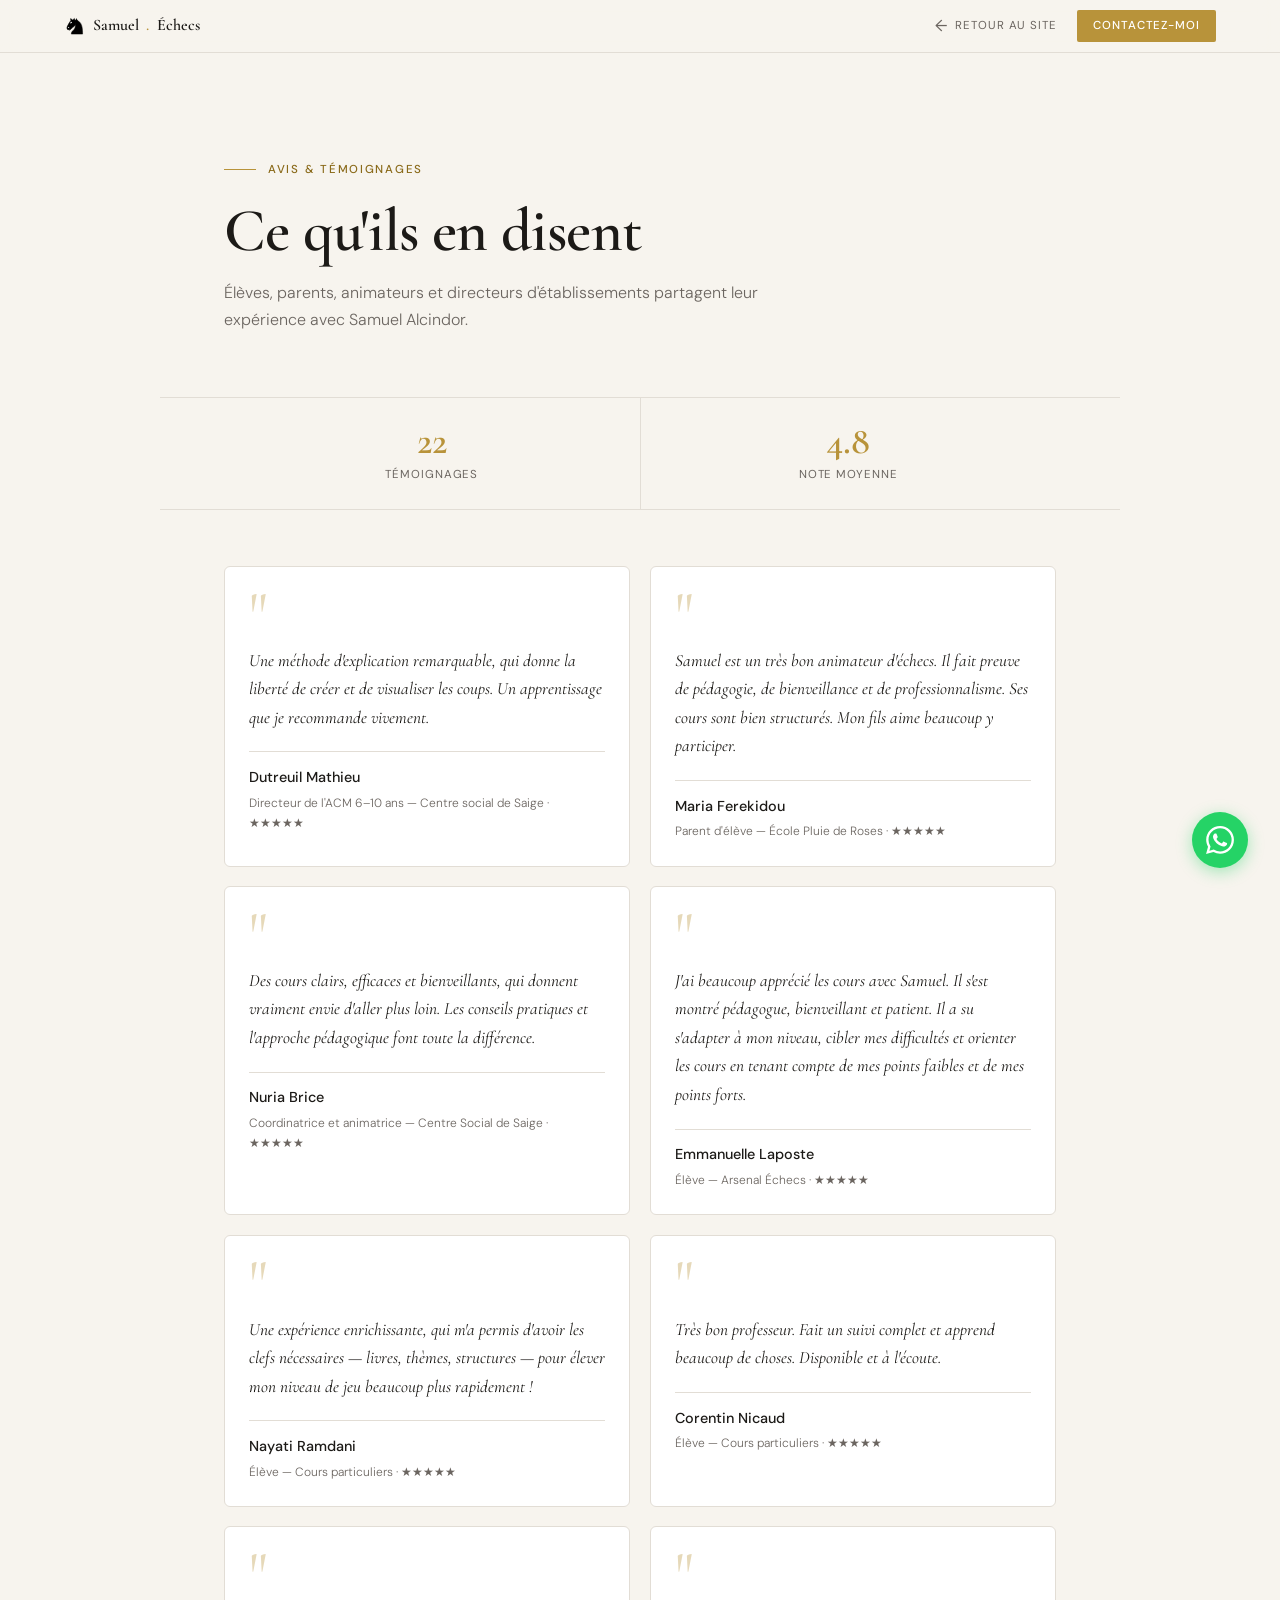
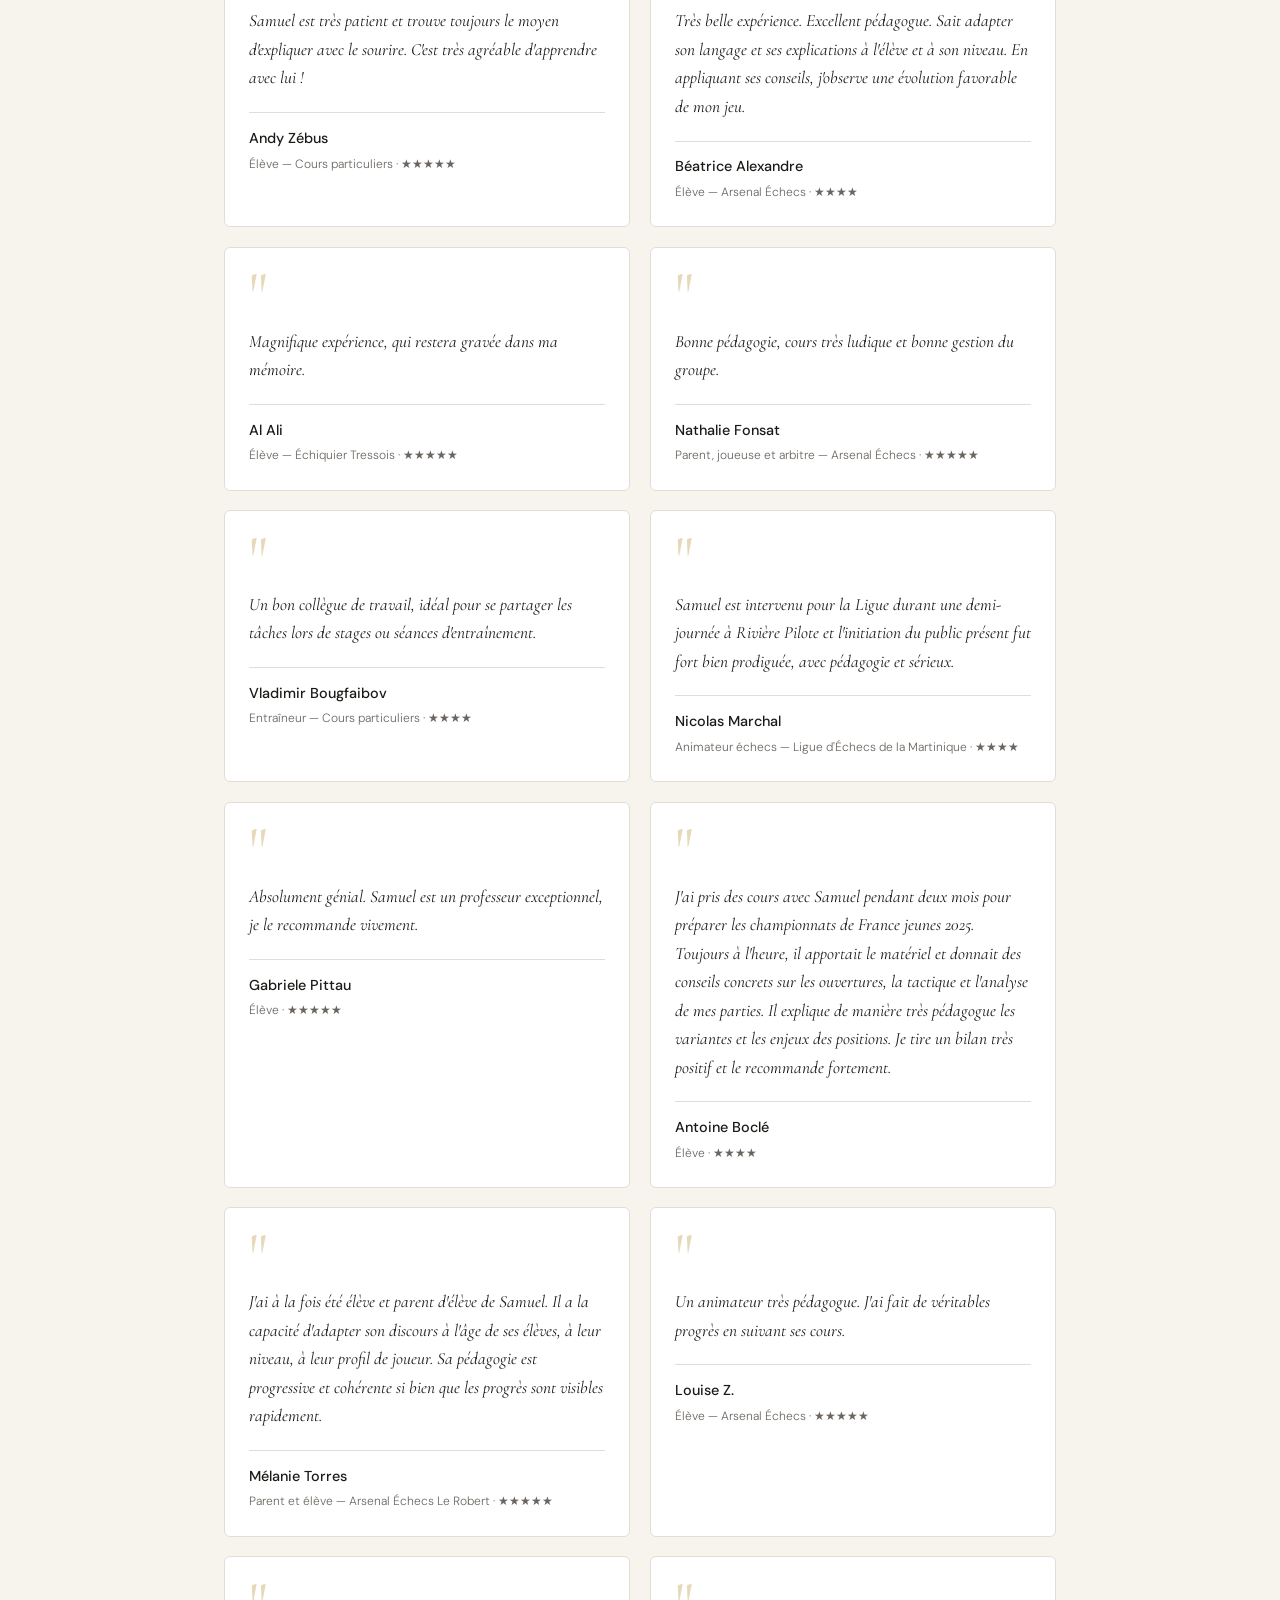
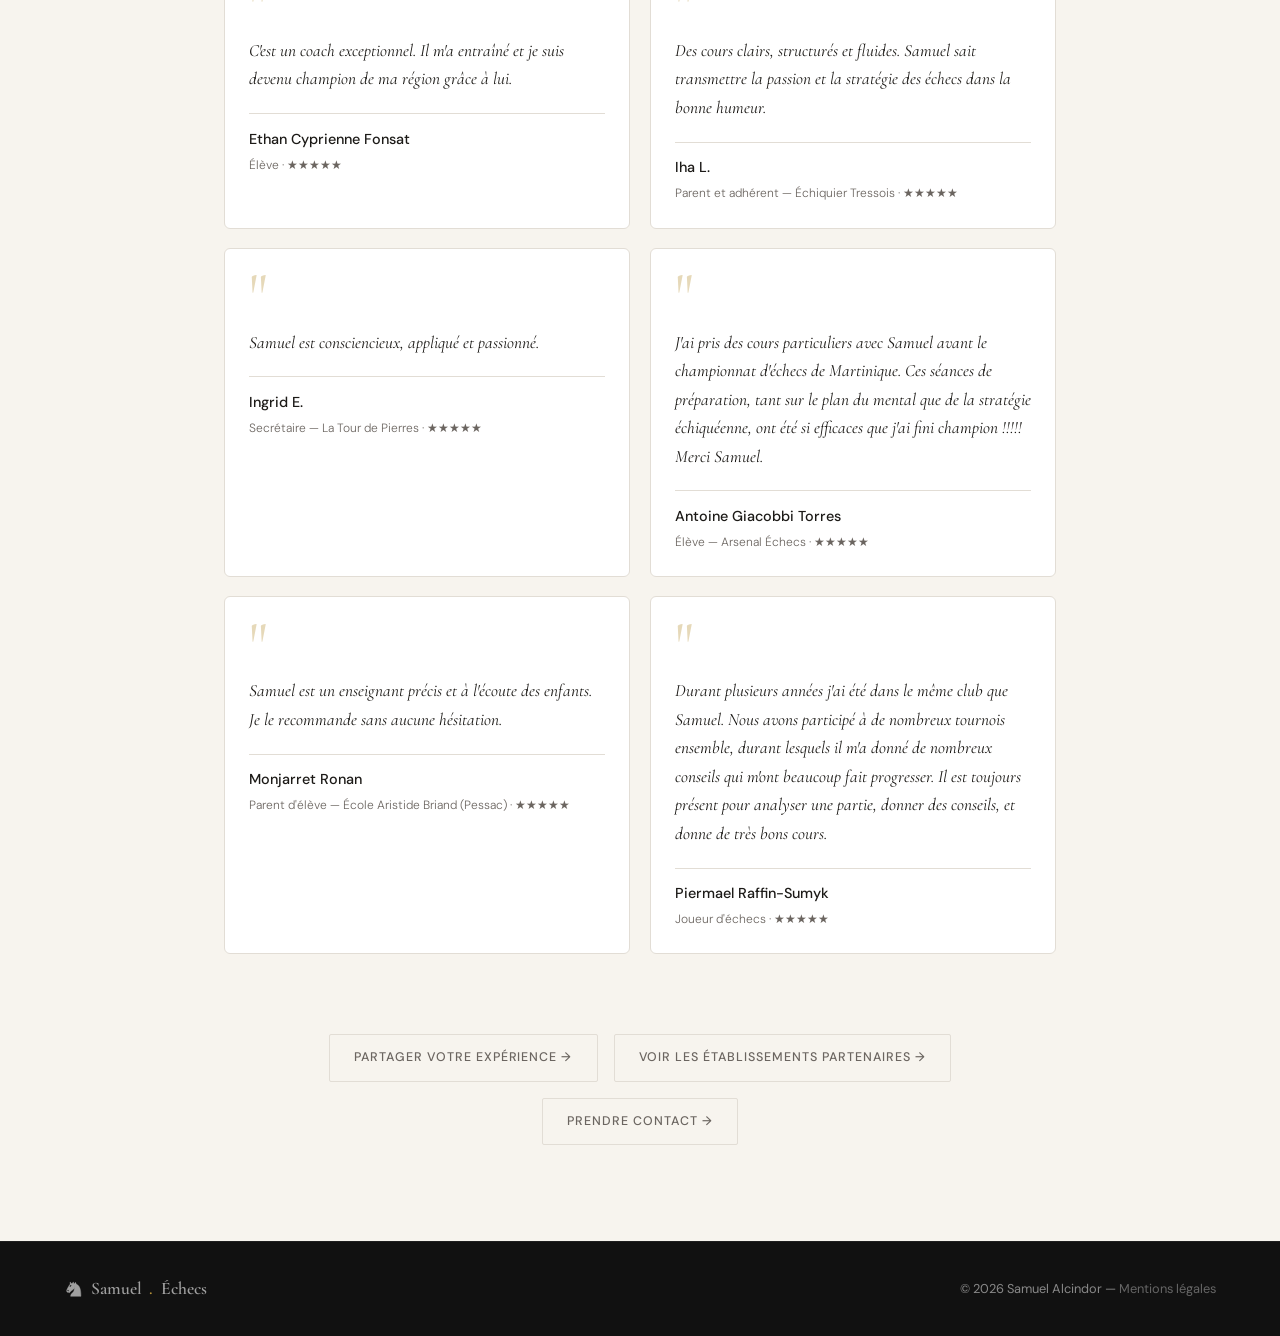
<file: temoignages.html>
﻿<!DOCTYPE html>
<html lang="fr">
<head>
<!-- Google tag (gtag.js) -->
<script async src="https://www.googletagmanager.com/gtag/js?id=G-8VYXF5THNR"></script>
<script>
  window.dataLayer = window.dataLayer || [];
  function gtag(){dataLayer.push(arguments);}
  gtag('js', new Date());
  gtag('config', 'G-8VYXF5THNR');
</script>
<meta charset="UTF-8">
<meta name="viewport" content="width=device-width, initial-scale=1.0">
<title>Ce qu'ils en disent — Samuel Échecs</title>
<meta name="description" content="Témoignages d'élèves, parents, animateurs et directeurs d'établissements ayant travaillé avec Samuel Alcindor — Samuel Échecs.">
<meta name="robots" content="index, follow">
<link rel="canonical" href="https://samuel-echecs.fr/temoignages.html">
<link rel="icon" type="image/svg+xml" href="logos/knight.svg">
<link href="https://fonts.googleapis.com/css2?family=Cormorant+Garamond:ital,wght@0,400;0,600;1,400&family=DM+Sans:wght@300;400;500&display=swap" rel="stylesheet">
<link rel="stylesheet" href="style-pages.css">
<style>
  /* Styles spécifiques aux témoignages */
  .page-header { max-width: 960px; }

  /* STATS */
  .stats-strip { display: flex; max-width: 960px; margin: 0 auto 3.5rem; padding: 0 4rem; border-top: 1px solid var(--border); border-bottom: 1px solid var(--border); }
  .stat-item { flex: 1; padding: 1.5rem 0; text-align: center; border-right: 1px solid var(--border); }
  .stat-item:last-child { border-right: none; }
  .stat-number { font-family: 'Cormorant Garamond', serif; font-size: 2.4rem; font-weight: 600; color: var(--gold); display: block; line-height: 1; }
  .stat-label { font-size: 0.72rem; color: var(--muted); text-transform: uppercase; letter-spacing: 0.08em; margin-top: 0.3rem; display: block; }

  /* GRILLE */
  .temoignages-grid { display: grid; grid-template-columns: repeat(auto-fill, minmax(280px, 1fr)); gap: 1.2rem; max-width: 960px; margin: 0 auto; padding: 0 4rem 5rem; }

  /* CARTE */
  .tc { position: relative; overflow: hidden; background: var(--white); border: 1px solid var(--border); border-radius: 6px; padding: 1.8rem 1.5rem 1.5rem; transition: box-shadow 0.2s, border-color 0.2s; cursor: default; }
  .tc:hover { box-shadow: 0 8px 32px rgba(0,0,0,0.09); border-color: rgba(184,147,58,0.25); }
  .tc-quote { font-family: 'Cormorant Garamond', serif; font-size: 4rem; line-height: 0.6; color: var(--gold); opacity: 0.35; display: block; margin-bottom: 0.8rem; }
  .tc-text { font-family: 'Cormorant Garamond', serif; font-size: 1.08rem; color: var(--dark); line-height: 1.65; font-style: italic; margin-bottom: 1.2rem; }
  .tc-author { display: flex; flex-direction: column; gap: 0.2rem; padding-top: 0.8rem; border-top: 1px solid var(--border); }
  .tc-name { font-weight: 500; font-size: 0.9rem; color: var(--dark); }
  .tc-role { font-size: 0.75rem; color: var(--muted); font-weight: 300; }

  /* OVERLAY */
  .tc-overlay { position: absolute; inset: 0; background: var(--dark); display: flex; flex-direction: column; align-items: center; justify-content: center; gap: 0.85rem; padding: 1.5rem; opacity: 0; transition: opacity 0.25s ease; }
  .tc:hover .tc-overlay { opacity: 1; }
  .tc-overlay-logo { max-width: 72px; max-height: 72px; object-fit: contain; border-radius: 4px; }
  .tc-overlay-badge { width: 64px; height: 64px; border-radius: 6px; display: flex; align-items: center; justify-content: center; font-size: 0.8rem; font-weight: 700; letter-spacing: 0.04em; }
  .tc-overlay-badge.dark    { background: rgba(255,255,255,0.12); color: #fff; }
  .tc-overlay-badge.gold    { background: var(--gold); color: #fff; }
  .tc-overlay-badge.outline { background: transparent; border: 2px solid rgba(255,255,255,0.2); color: rgba(255,255,255,0.7); }
  .tc-overlay-etab { font-family: 'Cormorant Garamond', serif; font-size: 1.05rem; font-weight: 600; color: var(--white); text-align: center; line-height: 1.2; }
  .tc-overlay-type { font-size: 0.68rem; font-weight: 500; letter-spacing: 0.1em; text-transform: uppercase; color: var(--gold); text-align: center; }

  /* CTA */
  .page-cta { max-width: 960px; margin: 0 auto; padding: 0 4rem 6rem; display: flex; justify-content: center; }
  .cta-link { display: inline-flex; align-items: center; gap: 0.5rem; font-size: 0.78rem; font-weight: 500; letter-spacing: 0.08em; text-transform: uppercase; color: var(--muted); text-decoration: none; border: 1px solid var(--border); padding: 0.75rem 1.5rem; border-radius: 2px; transition: all 0.2s; }
  .cta-link:hover { color: var(--gold); border-color: var(--gold); }

  @media (max-width: 768px) {
    .stats-strip { padding: 0 1.5rem; flex-wrap: wrap; }
    .stat-item { flex: 1 1 50%; border-right: none; border-bottom: 1px solid var(--border); }
    .temoignages-grid { padding: 0 1.5rem 3rem; grid-template-columns: 1fr; }
    .page-cta { padding: 0 1.5rem 4rem; }
  }
</style>
</head>
<body>

<nav>
  <a href="index.html" class="nav-logo">
    <img src="logos/knight.svg" alt="Cavalier échecs">
    Samuel<span>.</span>Échecs
  </a>
  <div class="nav-right">
    <a href="index.html" class="nav-back">Retour au site</a>
    <a href="contact.html" class="nav-cta">Contactez-moi</a>
  </div>
</nav>

<header class="page-header">
  <p class="page-eyebrow">Avis & Témoignages</p>
  <h1 class="page-title">Ce qu'ils en disent</h1>
  <p class="page-subtitle">Élèves, parents, animateurs et directeurs d'établissements partagent leur expérience avec Samuel Alcindor.</p>
</header>

<div class="stats-strip">
  <div class="stat-item">
    <span class="stat-number">22</span>
    <span class="stat-label">Témoignages</span>
  </div>
  <div class="stat-item">
    <span class="stat-number">4.8</span>
    <span class="stat-label">Note moyenne</span>
  </div>
</div>

<div class="temoignages-grid">

  <!-- 1 -->
  <div class="tc">
    <span class="tc-quote">"</span>
    <p class="tc-text">Une méthode d'explication remarquable, qui donne la liberté de créer et de visualiser les coups. Un apprentissage que je recommande vivement.</p>
    <div class="tc-author">
      <span class="tc-name">Dutreuil Mathieu</span>
      <span class="tc-role">Directeur de l'ACM 6–10 ans — Centre social de Saige · ★★★★★</span>
    </div>
    <div class="tc-overlay">
      <img src="logos/saige.png" alt="" class="tc-overlay-logo">
      <span class="tc-overlay-etab">Centre Social de Saige</span>
      <span class="tc-overlay-type">Centre social · Pessac</span>
    </div>
  </div>

  <!-- 2 -->
  <div class="tc">
    <span class="tc-quote">"</span>
    <p class="tc-text">Samuel est un très bon animateur d'échecs. Il fait preuve de pédagogie, de bienveillance et de professionnalisme. Ses cours sont bien structurés. Mon fils aime beaucoup y participer.</p>
    <div class="tc-author">
      <span class="tc-name">Maria Ferekidou</span>
      <span class="tc-role">Parent d'élève — École Pluie de Roses · ★★★★★</span>
    </div>
    <div class="tc-overlay">
      <img src="logos/pluie-de-roses.png" alt="" class="tc-overlay-logo">
      <span class="tc-overlay-etab">École Pluie de Roses</span>
      <span class="tc-overlay-type">École primaire · Bordeaux</span>
    </div>
  </div>

  <!-- 3 -->
  <div class="tc">
    <span class="tc-quote">"</span>
    <p class="tc-text">Des cours clairs, efficaces et bienveillants, qui donnent vraiment envie d'aller plus loin. Les conseils pratiques et l'approche pédagogique font toute la différence.</p>
    <div class="tc-author">
      <span class="tc-name">Nuria Brice</span>
      <span class="tc-role">Coordinatrice et animatrice — Centre Social de Saige · ★★★★★</span>
    </div>
    <div class="tc-overlay">
      <img src="logos/saige.png" alt="" class="tc-overlay-logo">
      <span class="tc-overlay-etab">Centre Social de Saige</span>
      <span class="tc-overlay-type">Centre social · Pessac</span>
    </div>
  </div>

  <!-- 4 -->
  <div class="tc">
    <span class="tc-quote">"</span>
    <p class="tc-text">J'ai beaucoup apprécié les cours avec Samuel. Il s'est montré pédagogue, bienveillant et patient. Il a su s'adapter à mon niveau, cibler mes difficultés et orienter les cours en tenant compte de mes points faibles et de mes points forts.</p>
    <div class="tc-author">
      <span class="tc-name">Emmanuelle Laposte</span>
      <span class="tc-role">Élève — Arsenal Échecs · ★★★★★</span>
    </div>
    <div class="tc-overlay">
      <img src="logos/arsenal.jpg" alt="" class="tc-overlay-logo">
      <span class="tc-overlay-etab">Arsenal Échecs</span>
      <span class="tc-overlay-type">Club · Martinique</span>
    </div>
  </div>

  <!-- 5 -->
  <div class="tc">
    <span class="tc-quote">"</span>
    <p class="tc-text">Une expérience enrichissante, qui m'a permis d'avoir les clefs nécessaires — livres, thèmes, structures — pour élever mon niveau de jeu beaucoup plus rapidement !</p>
    <div class="tc-author">
      <span class="tc-name">Nayati Ramdani</span>
      <span class="tc-role">Élève — Cours particuliers · ★★★★★</span>
    </div>
    <div class="tc-overlay">
      <img src="logos/knight.svg" alt="" class="tc-overlay-logo" style="filter:invert(1);">
      <span class="tc-overlay-etab">Cours particuliers</span>
      <span class="tc-overlay-type">Élève individuel</span>
    </div>
  </div>

  <!-- 6 -->
  <div class="tc">
    <span class="tc-quote">"</span>
    <p class="tc-text">Très bon professeur. Fait un suivi complet et apprend beaucoup de choses. Disponible et à l'écoute.</p>
    <div class="tc-author">
      <span class="tc-name">Corentin Nicaud</span>
      <span class="tc-role">Élève — Cours particuliers · ★★★★★</span>
    </div>
    <div class="tc-overlay">
      <img src="logos/knight.svg" alt="" class="tc-overlay-logo" style="filter:invert(1);">
      <span class="tc-overlay-etab">Cours particuliers</span>
      <span class="tc-overlay-type">Élève individuel</span>
    </div>
  </div>

  <!-- 7 -->
  <div class="tc">
    <span class="tc-quote">"</span>
    <p class="tc-text">Samuel est très patient et trouve toujours le moyen d'expliquer avec le sourire. C'est très agréable d'apprendre avec lui !</p>
    <div class="tc-author">
      <span class="tc-name">Andy Zébus</span>
      <span class="tc-role">Élève — Cours particuliers · ★★★★★</span>
    </div>
    <div class="tc-overlay">
      <img src="logos/knight.svg" alt="" class="tc-overlay-logo" style="filter:invert(1);">
      <span class="tc-overlay-etab">Cours particuliers</span>
      <span class="tc-overlay-type">Élève individuel</span>
    </div>
  </div>

  <!-- 8 -->
  <div class="tc">
    <span class="tc-quote">"</span>
    <p class="tc-text">Très belle expérience. Excellent pédagogue. Sait adapter son langage et ses explications à l'élève et à son niveau. En appliquant ses conseils, j'observe une évolution favorable de mon jeu.</p>
    <div class="tc-author">
      <span class="tc-name">Béatrice Alexandre</span>
      <span class="tc-role">Élève — Arsenal Échecs · ★★★★</span>
    </div>
    <div class="tc-overlay">
      <img src="logos/arsenal.jpg" alt="" class="tc-overlay-logo">
      <span class="tc-overlay-etab">Arsenal Échecs</span>
      <span class="tc-overlay-type">Club · Martinique</span>
    </div>
  </div>

  <!-- 9 -->
  <div class="tc">
    <span class="tc-quote">"</span>
    <p class="tc-text">Magnifique expérience, qui restera gravée dans ma mémoire.</p>
    <div class="tc-author">
      <span class="tc-name">Al Ali</span>
      <span class="tc-role">Élève — Échiquier Tressois · ★★★★★</span>
    </div>
    <div class="tc-overlay">
      <img src="logos/tressois.png" alt="" class="tc-overlay-logo">
      <span class="tc-overlay-etab">Échiquier Tressois</span>
      <span class="tc-overlay-type">Club · Gironde</span>
    </div>
  </div>

  <!-- 10 -->
  <div class="tc">
    <span class="tc-quote">"</span>
    <p class="tc-text">Bonne pédagogie, cours très ludique et bonne gestion du groupe.</p>
    <div class="tc-author">
      <span class="tc-name">Nathalie Fonsat</span>
      <span class="tc-role">Parent, joueuse et arbitre — Arsenal Échecs · ★★★★★</span>
    </div>
    <div class="tc-overlay">
      <img src="logos/arsenal.jpg" alt="" class="tc-overlay-logo">
      <span class="tc-overlay-etab">Arsenal Échecs</span>
      <span class="tc-overlay-type">Club · Martinique</span>
    </div>
  </div>

  <!-- 11 -->
  <div class="tc">
    <span class="tc-quote">"</span>
    <p class="tc-text">Un bon collègue de travail, idéal pour se partager les tâches lors de stages ou séances d'entraînement.</p>
    <div class="tc-author">
      <span class="tc-name">Vladimir Bougfaibov</span>
      <span class="tc-role">Entraîneur — Cours particuliers · ★★★★</span>
    </div>
    <div class="tc-overlay">
      <img src="logos/knight.svg" alt="" class="tc-overlay-logo" style="filter:invert(1);">
      <span class="tc-overlay-etab">Cours particuliers</span>
      <span class="tc-overlay-type">Entraîneur</span>
    </div>
  </div>

  <!-- 12 -->
  <div class="tc">
    <span class="tc-quote">"</span>
    <p class="tc-text">Samuel est intervenu pour la Ligue durant une demi-journée à Rivière Pilote et l'initiation du public présent fut fort bien prodiguée, avec pédagogie et sérieux.</p>
    <div class="tc-author">
      <span class="tc-name">Nicolas Marchal</span>
      <span class="tc-role">Animateur échecs — Ligue d'Échecs de la Martinique · ★★★★</span>
    </div>
    <div class="tc-overlay">
      <img src="logos/martinique.png" alt="" class="tc-overlay-logo">
      <span class="tc-overlay-etab">Ligue d'Échecs de la Martinique</span>
      <span class="tc-overlay-type">Fédération · Martinique</span>
    </div>
  </div>

  <!-- 13 -->
  <div class="tc">
    <span class="tc-quote">"</span>
    <p class="tc-text">Absolument génial. Samuel est un professeur exceptionnel, je le recommande vivement.</p>
    <div class="tc-author">
      <span class="tc-name">Gabriele Pittau</span>
      <span class="tc-role">Élève · ★★★★★</span>
    </div>
    <div class="tc-overlay">
      <img src="logos/knight.svg" alt="" class="tc-overlay-logo" style="filter:invert(1);">
      <span class="tc-overlay-etab">Cours particuliers</span>
      <span class="tc-overlay-type">Élève individuel</span>
    </div>
  </div>

  <!-- 14 -->
  <div class="tc">
    <span class="tc-quote">"</span>
    <p class="tc-text">J'ai pris des cours avec Samuel pendant deux mois pour préparer les championnats de France jeunes 2025. Toujours à l'heure, il apportait le matériel et donnait des conseils concrets sur les ouvertures, la tactique et l'analyse de mes parties. Il explique de manière très pédagogue les variantes et les enjeux des positions. Je tire un bilan très positif et le recommande fortement.</p>
    <div class="tc-author">
      <span class="tc-name">Antoine Boclé</span>
      <span class="tc-role">Élève · ★★★★</span>
    </div>
    <div class="tc-overlay">
      <img src="logos/knight.svg" alt="" class="tc-overlay-logo" style="filter:invert(1);">
      <span class="tc-overlay-etab">Cours particuliers</span>
      <span class="tc-overlay-type">Élève individuel</span>
    </div>
  </div>

  <!-- 15 -->
  <div class="tc">
    <span class="tc-quote">"</span>
    <p class="tc-text">J'ai à la fois été élève et parent d'élève de Samuel. Il a la capacité d'adapter son discours à l'âge de ses élèves, à leur niveau, à leur profil de joueur. Sa pédagogie est progressive et cohérente si bien que les progrès sont visibles rapidement.</p>
    <div class="tc-author">
      <span class="tc-name">Mélanie Torres</span>
      <span class="tc-role">Parent et élève — Arsenal Échecs Le Robert · ★★★★★</span>
    </div>
    <div class="tc-overlay">
      <img src="logos/arsenal.jpg" alt="" class="tc-overlay-logo">
      <span class="tc-overlay-etab">Arsenal Échecs Le Robert</span>
      <span class="tc-overlay-type">Club · Martinique</span>
    </div>
  </div>

  <!-- 16 -->
  <div class="tc">
    <span class="tc-quote">"</span>
    <p class="tc-text">Un animateur très pédagogue. J'ai fait de véritables progrès en suivant ses cours.</p>
    <div class="tc-author">
      <span class="tc-name">Louise Z.</span>
      <span class="tc-role">Élève — Arsenal Échecs · ★★★★★</span>
    </div>
    <div class="tc-overlay">
      <img src="logos/arsenal.jpg" alt="" class="tc-overlay-logo">
      <span class="tc-overlay-etab">Arsenal Échecs</span>
      <span class="tc-overlay-type">Club · Martinique</span>
    </div>
  </div>

  <!-- 17 -->
  <div class="tc">
    <span class="tc-quote">"</span>
    <p class="tc-text">C'est un coach exceptionnel. Il m'a entraîné et je suis devenu champion de ma région grâce à lui.</p>
    <div class="tc-author">
      <span class="tc-name">Ethan Cyprienne Fonsat</span>
      <span class="tc-role">Élève · ★★★★★</span>
    </div>
    <div class="tc-overlay">
      <img src="logos/knight.svg" alt="" class="tc-overlay-logo" style="filter:invert(1);">
      <span class="tc-overlay-etab">Cours particuliers</span>
      <span class="tc-overlay-type">Élève individuel</span>
    </div>
  </div>

  <!-- 18 -->
  <div class="tc">
    <span class="tc-quote">"</span>
    <p class="tc-text">Des cours clairs, structurés et fluides. Samuel sait transmettre la passion et la stratégie des échecs dans la bonne humeur.</p>
    <div class="tc-author">
      <span class="tc-name">Iha L.</span>
      <span class="tc-role">Parent et adhérent — Échiquier Tressois · ★★★★★</span>
    </div>
    <div class="tc-overlay">
      <img src="logos/tressois.png" alt="" class="tc-overlay-logo">
      <span class="tc-overlay-etab">Échiquier Tressois</span>
      <span class="tc-overlay-type">Club · Gironde</span>
    </div>
  </div>

  <!-- 19 -->
  <div class="tc">
    <span class="tc-quote">"</span>
    <p class="tc-text">Samuel est consciencieux, appliqué et passionné.</p>
    <div class="tc-author">
      <span class="tc-name">Ingrid E.</span>
      <span class="tc-role">Secrétaire — La Tour de Pierres · ★★★★★</span>
    </div>
    <div class="tc-overlay">
      <img src="logos/tour-de-pierres.jpg" alt="" class="tc-overlay-logo">
      <span class="tc-overlay-etab">La Tour de Pierres</span>
      <span class="tc-overlay-type">Club · Martinique</span>
    </div>
  </div>

  <!-- 20 -->
  <div class="tc">
    <span class="tc-quote">"</span>
    <p class="tc-text">J'ai pris des cours particuliers avec Samuel avant le championnat d'échecs de Martinique. Ces séances de préparation, tant sur le plan du mental que de la stratégie échiquéenne, ont été si efficaces que j'ai fini champion !!!!! Merci Samuel.</p>
    <div class="tc-author">
      <span class="tc-name">Antoine Giacobbi Torres</span>
      <span class="tc-role">Élève — Arsenal Échecs · ★★★★★</span>
    </div>
    <div class="tc-overlay">
      <img src="logos/arsenal.jpg" alt="" class="tc-overlay-logo">
      <span class="tc-overlay-etab">Arsenal Échecs</span>
      <span class="tc-overlay-type">Club · Martinique</span>
    </div>
  </div>

  <!-- 22 -->
  <div class="tc">
    <span class="tc-quote">"</span>
    <p class="tc-text">Samuel est un enseignant précis et à l'écoute des enfants. Je le recommande sans aucune hésitation.</p>
    <div class="tc-author">
      <span class="tc-name">Monjarret Ronan</span>
      <span class="tc-role">Parent d'élève — École Aristide Briand (Pessac) · ★★★★★</span>
    </div>
    <div class="tc-overlay">
      <img src="logos/knight.svg" alt="" class="tc-overlay-logo" style="filter:invert(1);">
      <span class="tc-overlay-etab">École Aristide Briand</span>
      <span class="tc-overlay-type">École primaire · Pessac</span>
    </div>
  </div>

  <!-- 21 -->
  <div class="tc">
    <span class="tc-quote">"</span>
    <p class="tc-text">Durant plusieurs années j'ai été dans le même club que Samuel. Nous avons participé à de nombreux tournois ensemble, durant lesquels il m'a donné de nombreux conseils qui m'ont beaucoup fait progresser. Il est toujours présent pour analyser une partie, donner des conseils, et donne de très bons cours.</p>
    <div class="tc-author">
      <span class="tc-name">Piermael Raffin-Sumyk</span>
      <span class="tc-role">Joueur d'échecs · ★★★★★</span>
    </div>
    <div class="tc-overlay">
      <img src="logos/knight.svg" alt="" class="tc-overlay-logo" style="filter:invert(1);">
      <span class="tc-overlay-etab">Coéquipier en tournoi</span>
      <span class="tc-overlay-type">Joueur compétiteur</span>
    </div>
  </div>

</div>

<div class="page-cta" style="gap:1rem;flex-wrap:wrap;">
  <a href="https://docs.google.com/forms/d/e/1FAIpQLSf0vc4M7Lj5JU-qqFHbBBxW45tlw8_vRX628QadvxFnqVL1uw/viewform" target="_blank" rel="noopener" class="cta-link">Partager votre expérience →</a>
  <a href="confiance.html" class="cta-link">Voir les établissements partenaires →</a>
  <a href="contact.html" class="cta-link">Prendre contact →</a>
</div>

<footer>
  <a href="index.html" class="logo">
    <img src="logos/knight.svg" alt="Samuel Alcindor">
    Samuel<span>.</span>Échecs
  </a>
  <p>© 2026 Samuel Alcindor — <a href="mentions-legales.html" style="color:inherit;opacity:0.7;text-decoration:none;">Mentions légales</a></p>
</footer>


<!-- WhatsApp flottant -->
<a href='https://wa.me/33686103943?text=Bonjour%20Samuel%2C%20je%20voudrais%20en%20savoir%20plus%20sur%20vos%20cours%20d%27%C3%A9checs.' class='whatsapp-float' target='_blank' rel='noopener' aria-label='Contactez-moi sur WhatsApp'><svg xmlns='http://www.w3.org/2000/svg' viewBox='0 0 24 24' fill='white' width='28' height='28'><path d='M17.472 14.382c-.297-.149-1.758-.867-2.03-.967-.273-.099-.471-.148-.67.15-.197.297-.767.966-.94 1.164-.173.199-.347.223-.644.075-.297-.15-1.255-.463-2.39-1.475-.883-.788-1.48-1.761-1.653-2.059-.173-.297-.018-.458.13-.606.134-.133.298-.347.446-.52.149-.174.198-.298.298-.497.099-.198.05-.371-.025-.52-.075-.149-.669-1.612-.916-2.207-.242-.579-.487-.5-.669-.51-.173-.008-.371-.01-.57-.01-.198 0-.52.074-.792.372-.272.297-1.04 1.016-1.04 2.479 0 1.462 1.065 2.875 1.213 3.074.149.198 2.096 3.2 5.077 4.487.709.306 1.262.489 1.694.625.712.227 1.36.195 1.871.118.571-.085 1.758-.719 2.006-1.413.248-.694.248-1.289.173-1.413-.074-.124-.272-.198-.57-.347m-5.421 7.403h-.004a9.87 9.87 0 01-5.031-1.378l-.361-.214-3.741.982.998-3.648-.235-.374a9.86 9.86 0 01-1.51-5.26c.001-5.45 4.436-9.884 9.888-9.884 2.64 0 5.122 1.03 6.988 2.898a9.825 9.825 0 012.893 6.994c-.003 5.45-4.437 9.884-9.885 9.884m8.413-18.297A11.815 11.815 0 0012.05 0C5.495 0 .16 5.335.157 11.892c0 2.096.547 4.142 1.588 5.945L.057 24l6.305-1.654a11.882 11.882 0 005.683 1.448h.005c6.554 0 11.89-5.335 11.893-11.893a11.821 11.821 0 00-3.48-8.413z'/></svg></a>
</body>
</html>
</file>
<file: style.css>
*, *::before, *::after { box-sizing: border-box; margin: 0; padding: 0; }

:root {
  --cream: #F7F4EE;
  --dark: #1C1A17;
  --gold: #B8933A;
  --gold-light: #E8D5A3;
  --gold-text: #8A6A1A; /* version accessible sur fond clair — ratio ≥4.5:1 */
  --muted: #6B6560;
  --white: #FFFFFF;
  --border: #E2DDD5;
}

html { scroll-behavior: smooth; }

body {
  font-family: 'DM Sans', sans-serif;
  background: var(--cream);
  color: var(--dark);
  font-size: 16px;
  line-height: 1.7;
  overflow-x: hidden;
}

/* NAV */
nav {
  position: fixed;
  top: 0; left: 0; right: 0;
  z-index: 100;
  padding: 0.6rem 4rem;
  display: flex;
  justify-content: space-between;
  align-items: center;
  background: rgba(247,244,238,0.95);
  backdrop-filter: blur(12px);
  border-bottom: 1px solid var(--border);
}

.nav-logo {
  font-family: 'Cormorant Garamond', serif;
  font-size: 1rem;
  font-weight: 600;
  letter-spacing: 0.01em;
  color: var(--dark);
  text-decoration: none;
  display: flex;
  align-items: center;
  gap: 0.45rem;
}

.nav-logo img { width: 22px; height: 22px; object-fit: contain; flex-shrink: 0; }
.nav-logo span { color: var(--gold); }

.nav-links { display: flex; gap: 2rem; list-style: none; }

.nav-links a {
  font-size: 0.72rem;
  font-weight: 400;
  letter-spacing: 0.08em;
  text-transform: uppercase;
  color: var(--muted);
  text-decoration: none;
  transition: color 0.2s;
}

.nav-links a:hover { color: var(--dark); }

.nav-cta {
  background: var(--gold);
  color: var(--white) !important;
  padding: 0.35rem 1rem;
  border-radius: 2px;
  transition: background 0.2s !important;
}

.nav-cta:hover { background: #A07E2E !important; color: var(--white) !important; }

/* HERO */
.hero {
  min-height: 100vh;
  display: grid;
  grid-template-columns: 1fr 1fr;
  padding-top: 80px;
}

.hero-left {
  display: flex;
  flex-direction: column;
  justify-content: center;
  padding: 6rem 4rem;
}

.hero-left .btn-discover { align-self: flex-start; }

.hero-eyebrow {
  font-size: 0.75rem;
  font-weight: 500;
  letter-spacing: 0.15em;
  text-transform: uppercase;
  color: var(--gold-text); /* accessible sur fond clair */
  margin-bottom: 1.5rem;
  display: flex;
  align-items: center;
  gap: 0.75rem;
}

.hero-eyebrow::before {
  content: '';
  display: inline-block;
  width: 32px; height: 1px;
  background: var(--gold);
}

.hero h1 {
  font-family: 'Cormorant Garamond', serif;
  font-size: clamp(2.8rem, 5vw, 4.2rem);
  font-weight: 600;
  line-height: 1.1;
  letter-spacing: -0.01em;
  margin-bottom: 1.5rem;
  color: var(--dark);
}

.hero h1 em { font-style: italic; color: var(--gold); }

.hero-desc {
  font-size: 1.05rem;
  color: var(--muted);
  max-width: 420px;
  margin-bottom: 2.5rem;
  font-weight: 300;
  line-height: 1.8;
}

.hero-actions { display: flex; gap: 1rem; align-items: center; }

.btn-primary {
  background: var(--dark);
  color: var(--white);
  padding: 0.9rem 2rem;
  font-family: 'DM Sans', sans-serif;
  font-size: 0.9rem;
  font-weight: 500;
  letter-spacing: 0.04em;
  border: none;
  border-radius: 2px;
  cursor: pointer;
  text-decoration: none;
  display: inline-block;
  transition: background 0.2s, transform 0.15s;
}

.btn-primary:hover { background: var(--gold); transform: translateY(-1px); }

.btn-secondary {
  color: var(--dark);
  font-size: 0.9rem;
  font-weight: 400;
  text-decoration: none;
  display: flex;
  align-items: center;
  gap: 0.5rem;
  border-bottom: 1px solid var(--dark);
  padding-bottom: 1px;
  transition: color 0.2s, border-color 0.2s;
}

.btn-secondary:hover { color: var(--gold); border-color: var(--gold); }

.btn-discover {
  background: var(--gold);
  color: var(--white);
  padding: 0.9rem 2rem;
  font-family: 'DM Sans', sans-serif;
  font-size: 0.9rem;
  font-weight: 500;
  letter-spacing: 0.04em;
  border: none;
  border-radius: 2px;
  cursor: pointer;
  text-decoration: none;
  display: inline-block;
  transition: background 0.2s, transform 0.15s;
}

.btn-discover:hover { background: #A07E2E; transform: translateY(-1px); color: var(--white); }

.btn-full { display: block; text-align: center; width: 100%; }

.hero-right {
  background: var(--dark);
  display: flex;
  flex-direction: column;
  justify-content: center;
  align-items: center;
  padding: 4rem;
  position: relative;
  overflow: hidden;
}

.board-container {
  position: relative;
  z-index: 2;
  display: flex;
  flex-direction: column;
  align-items: center;
}

.hero-photo {
  width: clamp(200px, 40vw, 320px);
  height: clamp(200px, 40vw, 320px);
  object-fit: cover;
  object-position: center top;
  border: 3px solid var(--gold);
  display: block;
}

.board-label { margin-top: 2rem; text-align: center; }

.board-label p {
  color: var(--gold-light);
  font-size: 0.8rem;
  letter-spacing: 0.12em;
  text-transform: uppercase;
}

.board-label .elo {
  font-family: 'Cormorant Garamond', serif;
  font-size: 1.5rem;
  font-weight: 600;
  color: var(--white);
  line-height: 1.2;
  margin-bottom: 0.5rem;
  letter-spacing: 0.03em;
}

.board-subtitle { letter-spacing: 0.18em !important; margin-bottom: 0.4rem; }
.board-since { letter-spacing: 0.1em !important; opacity: 0.6; }

.hero-bg-text {
  position: absolute;
  font-family: 'Cormorant Garamond', serif;
  font-size: 18rem;
  font-weight: 600;
  color: rgba(255,255,255,0.03);
  top: 50%; left: 50%;
  transform: translate(-50%, -50%);
  white-space: nowrap;
  user-select: none;
  letter-spacing: -0.05em;
}

/* STATS BAR */
.stats-bar {
  background: var(--gold);
  padding: 1.5rem 4rem;
  display: grid;
  grid-template-columns: repeat(4, 1fr);
  gap: 2rem;
}

.stat-item { display: flex; flex-direction: column; align-items: center; gap: 0.2rem; }

.stat-number {
  font-family: 'Cormorant Garamond', serif;
  font-size: 2rem;
  font-weight: 600;
  color: var(--white);
  line-height: 1;
}

.stat-label {
  font-size: 0.75rem;
  font-weight: 400;
  color: rgba(255,255,255,0.8);
  letter-spacing: 0.06em;
  text-align: center;
}

/* SECTIONS */
section { padding: 6rem 4rem; }

.section-eyebrow {
  font-size: 0.75rem;
  font-weight: 500;
  letter-spacing: 0.15em;
  text-transform: uppercase;
  color: var(--gold-text); /* accessible sur fond clair */
  margin-bottom: 0.75rem;
}

.section-title {
  font-family: 'Cormorant Garamond', serif;
  font-size: clamp(2rem, 3.5vw, 2.8rem);
  font-weight: 600;
  line-height: 1.15;
  color: var(--dark);
  max-width: 560px;
  margin-bottom: 1rem;
}

.section-subtitle {
  color: var(--muted);
  font-size: 1rem;
  max-width: 540px;
  margin-bottom: 3.5rem;
  font-weight: 300;
}

.divider { width: 48px; height: 2px; background: var(--gold); margin: 1.5rem 0; }

/* BIO */
.bio-section { background: var(--cream); padding: 7rem 4rem; }

.bio-inner {
  max-width: 900px;
  margin: 0 auto;
  display: grid;
  grid-template-columns: 1fr 1fr;
  gap: 5rem;
  align-items: center;
}

.bio-body {
  font-size: 0.95rem;
  color: var(--muted);
  font-weight: 300;
  line-height: 1.85;
  margin-bottom: 1.2rem;
}

.bio-link { margin-top: 0.75rem; display: block; }

.bio-quote {
  background: var(--dark);
  border-left: 3px solid var(--gold);
  padding: 2.8rem 2.5rem;
  border-radius: 2px;
  margin-bottom: 2rem;
}

.bio-quote p {
  font-family: 'Cormorant Garamond', serif;
  font-size: 1.45rem;
  font-style: italic;
  color: rgba(255,255,255,0.9);
  line-height: 1.6;
  margin-bottom: 1.2rem;
}

.bio-quote cite {
  font-size: 0.72rem;
  font-style: normal;
  font-weight: 500;
  letter-spacing: 0.1em;
  text-transform: uppercase;
  color: var(--gold);
}

/* TÉMOIGNAGES */
.testimonials-section {
  background: var(--dark);
  padding: 6rem 4rem;
  text-align: center;
}

.testimonials-section .section-eyebrow { color: var(--gold); }
.testimonials-section .section-title { color: var(--white); margin: 0 auto 1rem; }
.testimonials-section .testimonial-card { background: rgba(255,255,255,0.04); border-color: rgba(255,255,255,0.1); }
.testimonials-section .testimonial-quote-mark { color: var(--gold); }
.testimonials-section .testimonial-text { color: rgba(255,255,255,0.88); }
.testimonials-section .testimonial-name { color: var(--white); }
.testimonials-section .testimonial-role { color: rgba(255,255,255,0.45); }
.testimonials-section .testimonial-author { border-top-color: rgba(255,255,255,0.1); }

.testimonials-rating {
  font-size: 0.82rem;
  color: rgba(255,255,255,0.45);
  margin-top: 0.4rem;
  letter-spacing: 0.04em;
}

.testimonials-rating strong { color: var(--gold); }

.testimonials-grid {
  display: grid;
  grid-template-columns: repeat(auto-fit, minmax(300px, 1fr));
  gap: 1.8rem;
  max-width: 860px;
  margin: 3rem auto 2.5rem;
}

.testimonial-card {
  background: var(--white);
  border: 1px solid var(--border);
  border-radius: 4px;
  padding: 2rem;
  text-align: left;
  transition: box-shadow 0.25s;
}

.testimonial-card:hover { box-shadow: 0 6px 28px rgba(0,0,0,0.07); }

.testimonial-quote-mark {
  font-family: 'Cormorant Garamond', serif;
  font-size: 4.5rem;
  color: var(--gold);
  line-height: 0.6;
  display: block;
  margin-bottom: 1rem;
  opacity: 0.7;
}

.testimonial-text {
  font-family: 'Cormorant Garamond', serif;
  font-size: 1.12rem;
  font-style: italic;
  color: var(--dark);
  line-height: 1.75;
  margin-bottom: 1.5rem;
}

.testimonial-author {
  display: flex;
  flex-direction: column;
  gap: 0.15rem;
  padding-top: 1rem;
  border-top: 1px solid var(--border);
}

.testimonial-name { font-weight: 500; color: var(--dark); font-size: 0.88rem; }
.testimonial-role { font-size: 0.76rem; color: var(--muted); font-weight: 300; line-height: 1.4; }

.testimonials-cta {
  display: flex;
  gap: 1.5rem;
  flex-wrap: wrap;
  justify-content: center;
  margin-top: 0.5rem;
}

.testimonial-cta-link {
  display: inline-flex;
  align-items: center;
  gap: 0.45rem;
  margin-top: 0.5rem;
  font-size: 0.8rem;
  font-weight: 500;
  letter-spacing: 0.07em;
  text-transform: uppercase;
  color: var(--gold);
  text-decoration: none;
  border-bottom: 1px solid rgba(184,147,58,0.35);
  padding-bottom: 2px;
  transition: border-color 0.2s, opacity 0.2s;
}

.testimonial-cta-link:hover { border-color: var(--gold); opacity: 0.8; }

/* PROFIL */
.profile-section { padding: 0; background: var(--cream); }

.profile-info {
  display: flex;
  flex-direction: column;
  gap: 1.5rem;
  max-width: 900px;
  margin: 0 auto;
  padding: 5rem 2rem;
}

.profile-name {
  font-family: 'Cormorant Garamond', serif;
  font-size: 2rem;
  font-weight: 600;
  color: var(--dark);
  line-height: 1;
}

.profile-text { color: var(--muted); font-size: 0.95rem; font-weight: 300; line-height: 1.8; }

.partners-grid {
  display: grid;
  grid-template-columns: repeat(4, 1fr);
  gap: 1rem;
  margin-top: 0.5rem;
}

.partner-card {
  display: flex;
  flex-direction: column;
  align-items: center;
  text-align: center;
  padding: 2rem 1.25rem 1.5rem;
  border: 1px solid var(--border);
  background: var(--white);
  border-radius: 2px;
  gap: 0.75rem;
  transition: box-shadow 0.2s, transform 0.2s;
}

.partner-card:hover { box-shadow: 0 6px 24px rgba(0,0,0,0.08); transform: translateY(-3px); }

.partner-logo-wrap {
  width: 80px; height: 80px;
  display: flex;
  align-items: center;
  justify-content: center;
  flex-shrink: 0;
}

.partner-logo { max-width: 80px; max-height: 80px; object-fit: contain; }

.partner-name {
  font-family: 'Cormorant Garamond', serif;
  font-size: 1.05rem;
  font-weight: 600;
  color: var(--dark);
  margin: 0;
  line-height: 1.3;
}

/* BÉNÉFICES */
.benefits-section { background: var(--dark); }

.benefits-left {
  max-width: 860px;
  margin: 0 auto;
  padding: 6rem 2rem;
  display: flex;
  flex-direction: column;
  justify-content: center;
}

.split-section .benefits-left { max-width: none; margin: 0; padding: 5rem 3rem; }

.benefits-left .section-eyebrow { color: var(--gold); }
.benefits-left .section-title { color: var(--white); max-width: none; font-size: 2rem; }

.benefits-list { list-style: none; display: flex; flex-direction: column; gap: 1.25rem; }

.benefits-list li {
  display: flex;
  gap: 1rem;
  align-items: center;
  font-size: 0.95rem;
  font-weight: 300;
}

.benefit-icon {
  width: 28px; height: 28px;
  background: var(--gold);
  border-radius: 2px;
  flex-shrink: 0;
  display: flex;
  align-items: center;
  justify-content: center;
}

.benefit-icon svg { width: 14px; height: 14px; stroke: white; fill: none; stroke-width: 2; }

.benefit-label { color: var(--white); font-weight: 500; }

/* SPLIT SECTION */
.split-section { display: grid; grid-template-columns: 1fr 1fr; }

.split-cta {
  background: var(--cream);
  padding: 5rem 3.5rem;
  display: flex;
  flex-direction: column;
  align-items: center;
  text-align: center;
  justify-content: center;
  gap: 1.5rem;
  border-left: 1px solid var(--border);
}

.split-eyebrow {
  font-size: 0.75rem;
  font-weight: 500;
  letter-spacing: 0.15em;
  text-transform: uppercase;
  color: var(--gold-text); /* accessible sur fond clair */
}

.split-title {
  font-family: 'Cormorant Garamond', serif;
  font-size: clamp(1.6rem, 2.5vw, 2.2rem);
  font-weight: 600;
  color: var(--dark);
  line-height: 1.2;
}

/* PROCESS */
.process-section { background: var(--dark); padding: 6rem 4rem; text-align: center; }
.process-section .section-eyebrow { color: var(--gold); }
.process-section .section-title { color: var(--white); margin: 0 auto 0.75rem; }

.process-subtitle {
  color: rgba(255,255,255,0.45);
  font-size: 0.9rem;
  max-width: 480px;
  margin: 0 auto 3.5rem;
  font-weight: 300;
}

.process-grid {
  display: grid;
  grid-template-columns: repeat(auto-fit, minmax(220px, 1fr));
  gap: 2px;
  background: rgba(255,255,255,0.08);
  max-width: 800px;
  margin: 0 auto 3rem;
}

.process-item { background: var(--dark); padding: 2.5rem 2rem; text-align: left; }

.process-number {
  font-family: 'Cormorant Garamond', serif;
  font-size: 3.5rem;
  font-weight: 600;
  color: var(--gold);
  opacity: 0.4;
  line-height: 1;
  margin-bottom: 1rem;
}

.process-title { font-weight: 500; color: var(--white); margin-bottom: 0.5rem; }
.process-desc { font-size: 0.88rem; color: rgba(255,255,255,0.5); font-weight: 300; line-height: 1.65; }

/* TARIFS */
.pricing-section { background: var(--cream); padding: 6rem 4rem; text-align: center; }
.pricing-section .section-eyebrow { color: var(--gold); }
.pricing-section .section-title { color: var(--dark); margin: 0 auto 0.75rem; }
.pricing-section .section-subtitle { color: var(--muted); font-size: 0.9rem; max-width: 500px; margin: 0 auto 3rem; }

.pricing-card {
  background: var(--dark);
  border: 1px solid rgba(255,255,255,0.1);
  border-radius: 6px;
  max-width: 520px;
  margin: 0 auto;
  padding: 3rem;
  position: relative;
  overflow: hidden;
}

.pricing-card::before {
  content: '';
  position: absolute;
  top: 0; left: 0; right: 0;
  height: 3px;
  background: linear-gradient(90deg, var(--gold), var(--gold-light));
}

.pricing-amount {
  font-family: 'Cormorant Garamond', serif;
  font-size: 5rem;
  font-weight: 600;
  color: var(--gold);
  line-height: 1;
  display: block;
}

.pricing-period {
  display: block;
  font-size: 0.78rem;
  color: rgba(255,255,255,0.4);
  margin-top: 0.4rem;
  margin-bottom: 2.5rem;
  letter-spacing: 0.1em;
  text-transform: uppercase;
}

.pricing-features {
  list-style: none;
  text-align: left;
  margin-bottom: 1.8rem;
  display: flex;
  flex-direction: column;
  gap: 0.85rem;
}

.pricing-features li {
  font-size: 0.92rem;
  color: rgba(255,255,255,0.75);
  font-weight: 300;
  padding-left: 1.5rem;
  position: relative;
  line-height: 1.5;
}

.pricing-features li::before { content: '✓'; position: absolute; left: 0; color: var(--gold); font-weight: 600; }

.pricing-note {
  font-size: 0.85rem;
  color: rgba(255,255,255,0.8);
  margin-bottom: 2rem;
  padding: 0.85rem 1rem;
  background: rgba(184,147,58,0.1);
  border-left: 3px solid var(--gold);
  border-radius: 2px;
  text-align: left;
  line-height: 1.6;
}

/* Bouton CTA dans la carte tarif */
.pricing-card .btn-primary {
  background: var(--gold);
  color: var(--white);
  margin-top: 0.5rem;
}
.pricing-card .btn-primary:hover { background: #A07E2E; }

/* CONTACT */
.contact-section { background: var(--dark); text-align: center; padding: 7rem 4rem; }
.contact-section .section-eyebrow { color: var(--gold); }
.contact-section .section-title { color: var(--white); margin: 0 auto 1rem; }
.contact-section .section-subtitle { color: rgba(255,255,255,0.5); margin: 0 auto 3rem; }

.contact-form {
  max-width: 560px;
  margin: 0 auto;
  display: flex;
  flex-direction: column;
  gap: 1rem;
}

.form-row { display: grid; grid-template-columns: 1fr 1fr; gap: 1rem; }

.form-input {
  background: rgba(255,255,255,0.07);
  border: 1px solid rgba(255,255,255,0.12);
  color: var(--white);
  padding: 0.9rem 1.2rem;
  font-family: 'DM Sans', sans-serif;
  font-size: 0.9rem;
  border-radius: 2px;
  width: 100%;
  outline: none;
  transition: border-color 0.2s;
}

.form-input::placeholder { color: rgba(255,255,255,0.3); }
.form-input:focus { border-color: var(--gold); }

select.form-input {
  appearance: none;
  -webkit-appearance: none;
  background-image: url("data:image/svg+xml,%3Csvg xmlns='http://www.w3.org/2000/svg' width='12' height='8' viewBox='0 0 12 8'%3E%3Cpath d='M1 1l5 5 5-5' stroke='rgba(255,255,255,0.4)' stroke-width='1.5' fill='none' stroke-linecap='round'/%3E%3C/svg%3E");
  background-repeat: no-repeat;
  background-position: right 1.2rem center;
  cursor: pointer;
}

select.form-input option { background: var(--dark); color: var(--white); }

textarea.form-input { resize: vertical; min-height: 120px; }

.form-submit {
  background: var(--gold);
  color: var(--white);
  border: none;
  padding: 1rem 2.5rem;
  font-family: 'DM Sans', sans-serif;
  font-size: 0.9rem;
  font-weight: 500;
  letter-spacing: 0.06em;
  cursor: pointer;
  border-radius: 2px;
  transition: background 0.2s, transform 0.15s;
  margin-top: 0.5rem;
}

.form-submit:hover { background: #A07E2E; transform: translateY(-1px); }

.form-success {
  display: none;
  text-align: center;
  padding: 3rem 2rem;
  max-width: 560px;
  margin: 0 auto;
}

.form-success.visible { display: block; }
.form-success-icon { font-size: 3rem; margin-bottom: 1rem; display: block; color: var(--gold); }

.form-success-title {
  font-family: 'Cormorant Garamond', serif;
  font-size: 2rem;
  color: var(--white);
  margin-bottom: 0.75rem;
}

.form-success-text { color: rgba(255,255,255,0.55); font-size: 0.95rem; font-weight: 300; line-height: 1.7; }

/* FOOTER */
footer {
  background: #111;
  padding: 2rem 4rem;
  display: flex;
  justify-content: space-between;
  align-items: center;
  border-top: 1px solid rgba(255,255,255,0.06);
}

footer .logo {
  font-family: 'Cormorant Garamond', serif;
  font-size: 1.1rem;
  font-weight: 600;
  color: rgba(255,255,255,0.6);
  display: inline-flex;
  align-items: center;
  gap: 0.45rem;
  text-decoration: none;
}

footer .logo img { width: 20px; height: 20px; object-fit: contain; opacity: 0.6; filter: invert(1); }
footer .logo span { color: var(--gold); }
footer p { font-size: 0.8rem; color: rgba(255,255,255,0.5); } /* 0.3 → 0.5 : ratio ≥4.5:1 */

/* ANIMATIONS */
@keyframes fadeUp {
  from { opacity: 0; transform: translateY(24px); }
  to   { opacity: 1; transform: translateY(0); }
}

.fade-up { animation: fadeUp 0.7s ease both; }
.delay-1 { animation-delay: 0.1s; }
.delay-2 { animation-delay: 0.22s; }
.delay-3 { animation-delay: 0.34s; }
.delay-4 { animation-delay: 0.46s; }

/* URGENCY */
.hero-urgency { margin-top: 1.4rem; font-size: 0.83rem; color: var(--muted); display: flex; align-items: center; gap: 0.75rem; }
.hero-urgency strong { color: var(--dark); }

.urgency-badge {
  display: inline-flex;
  align-items: center;
  justify-content: center;
  background: #c0392b;
  color: #fff;
  font-family: 'Cormorant Garamond', serif;
  font-size: 1.1rem;
  font-weight: 700;
  width: 32px; height: 32px;
  border-radius: 50%;
  flex-shrink: 0;
  animation: pulse-red 1.8s ease-in-out infinite;
}

@keyframes pulse-red {
  0%, 100% { box-shadow: 0 0 0 0 rgba(192,57,43,0.5); }
  50%       { box-shadow: 0 0 0 7px rgba(192,57,43,0); }
}

/* WHATSAPP */
.whatsapp-float {
  position: fixed;
  bottom: 2rem; right: 2rem;
  z-index: 999;
  width: 56px; height: 56px;
  background: #25D366;
  border-radius: 50%;
  display: flex;
  align-items: center;
  justify-content: center;
  box-shadow: 0 4px 20px rgba(37,211,102,0.4);
  text-decoration: none;
  transition: transform 0.2s, box-shadow 0.2s;
}

.whatsapp-float:hover { transform: translateY(-3px); box-shadow: 0 8px 30px rgba(37,211,102,0.5); }
.whatsapp-float svg { width: 28px; height: 28px; }

/* HAMBURGER */
.nav-toggle {
  display: none;
  flex-direction: column;
  gap: 5px;
  background: none;
  border: none;
  cursor: pointer;
  padding: 6px 4px;
  z-index: 101;
}

.nav-toggle span { width: 24px; height: 2px; background: var(--dark); display: block; transition: all 0.3s ease; transform-origin: center; }
.nav-toggle.open span:nth-child(1) { transform: translateY(7px) rotate(45deg); }
.nav-toggle.open span:nth-child(2) { opacity: 0; }
.nav-toggle.open span:nth-child(3) { transform: translateY(-7px) rotate(-45deg); }

/* TABLETTE */
@media (max-width: 1024px) {
  nav { padding: 0.6rem 2rem; }
  .hero { grid-template-columns: 1fr; min-height: auto; }
  .hero-left { padding: 5rem 2.5rem 3rem; }
  .hero-right { padding: 3rem 2.5rem 4rem; min-height: auto; }
  .bio-inner { grid-template-columns: 1fr; gap: 3rem; }
  .bio-quote { padding: 2rem 2rem; }
  .stats-bar { padding: 1.5rem 2rem; gap: 1rem; }
  section { padding: 5rem 2.5rem; }
  .bio-section { padding: 5rem 2.5rem; }
  .benefits-left { padding: 5rem 2.5rem; }
  .split-section .benefits-left { padding: 5rem 2.5rem; }
  .contact-section { padding: 5rem 2.5rem; }
  .process-section { padding: 5rem 2.5rem; }
  .partners-grid { grid-template-columns: repeat(3, 1fr); }
  .split-section { grid-template-columns: 1fr; }
  .split-cta { border-left: none; border-top: 1px solid var(--border); align-items: center; text-align: center; padding: 3rem 2.5rem; }
  .profile-info { padding: 4rem 2rem; }
  footer { padding: 2rem 2.5rem; }
}

/* MOBILE */
@media (max-width: 768px) {
  nav { padding: 0.75rem 1.25rem; flex-wrap: wrap; gap: 0; }
  .nav-toggle { display: flex; }
  .nav-links { display: none; flex-direction: column; width: 100%; padding: 0.5rem 0 1rem; gap: 0; order: 3; }
  .nav-links.open { display: flex; }
  .nav-links li { border-top: 1px solid var(--border); }
  .nav-links a { display: block; padding: 0.85rem 0.25rem; font-size: 0.85rem; }
  .nav-links .nav-cta { display: inline-block; margin-top: 0.75rem; padding: 0.5rem 1.25rem; }

  .hero { grid-template-columns: 1fr; min-height: auto; padding-top: 60px; }
  .hero-left { padding: 2.5rem 1.5rem 2rem; }
  .hero-desc { font-size: 0.95rem; }
  .hero-actions { flex-direction: column; align-items: stretch; gap: 1rem; }
  .btn-primary, .btn-discover { text-align: center; }
  .hero-left .btn-discover { align-self: stretch; }
  .hero-right { padding: 2rem 1.5rem 2.5rem; }
  .hero-urgency { flex-wrap: wrap; font-size: 0.8rem; gap: 0.5rem; }

  .bio-section { padding: 3.5rem 1.5rem; }
  .bio-inner { grid-template-columns: 1fr; gap: 2rem; }
  .bio-quote { padding: 1.6rem 1.25rem; }
  .bio-quote p { font-size: 1.2rem; }

  .stats-bar { grid-template-columns: repeat(2, 1fr); padding: 0; gap: 0; }
  .stat-item { padding: 1.25rem 0.75rem; border-right: none; border-bottom: 1px solid rgba(255,255,255,0.25); }
  .stat-item:nth-child(odd) { border-right: 1px solid rgba(255,255,255,0.25); }
  .stat-item:nth-last-child(-n+2):not(:nth-child(odd)) { border-bottom: none; }
  .stat-item:last-child { border-bottom: none; }
  .stat-number { font-size: 1.7rem; }
  .stat-label { font-size: 0.68rem; }

  section { padding: 3rem 1.5rem; }
  .section-title { font-size: clamp(1.7rem, 6vw, 2.2rem); }
  .section-subtitle { font-size: 0.9rem; margin-bottom: 2.5rem; }

  .partners-grid { grid-template-columns: repeat(2, 1fr); gap: 0.75rem; }
  .partner-card { padding: 1.25rem 0.75rem 1rem; }

  .benefits-left { padding: 3rem 1.5rem; }
  .split-section .benefits-left { padding: 3rem 1.5rem; }
  .split-cta { padding: 2.5rem 1.5rem; }
  .benefits-list { gap: 1.5rem; }
  .benefits-list li { font-size: 0.9rem; }

  .profile-info { padding: 3rem 1.5rem; }
  .profile-name { font-size: 1.6rem; }

  .process-section { padding: 3rem 1.5rem; }
  .contact-section { padding: 3.5rem 1.5rem; }
  .form-row { grid-template-columns: 1fr; }

  .testimonials-section { padding: 3.5rem 1.5rem; }
  .testimonials-grid { grid-template-columns: 1fr; }
  .pricing-section { padding: 3.5rem 1.5rem; }
  .pricing-card { padding: 2rem 1.5rem; }
  .pricing-amount { font-size: 3.8rem; }
  .whatsapp-float { bottom: 1.2rem; right: 1.2rem; }

  footer { flex-direction: column; text-align: center; gap: 0.6rem; padding: 2rem 1.5rem; }
  img { max-width: 100%; height: auto; }
}

/* ========================
   ACCESSIBILITÉ
   ======================== */

/* Screen-reader only */
.sr-only {
  position: absolute;
  width: 1px; height: 1px;
  padding: 0; margin: -1px;
  overflow: hidden;
  clip: rect(0,0,0,0);
  white-space: nowrap;
  border: 0;
}

/* Focus visible — clavier & technologies d'assistance */
*:focus-visible {
  outline: 2px solid var(--gold);
  outline-offset: 3px;
  border-radius: 2px;
}

/* Réduit-motion : respecte les préférences système */
@media (prefers-reduced-motion: reduce) {
  *, *::before, *::after {
    animation-duration: 0.01ms !important;
    animation-iteration-count: 1 !important;
    transition-duration: 0.01ms !important;
  }
  .reveal { opacity: 1 !important; transform: none !important; }
}

/* ========================
   SCROLL REVEAL
   ======================== */
.reveal {
  opacity: 0;
  transform: translateY(22px);
  transition: opacity 0.55s ease, transform 0.55s ease;
}

.reveal.visible {
  opacity: 1;
  transform: none;
}

/* ── WhatsApp flottant ── */
.whatsapp-float {
  position: fixed;
  bottom: 2rem;
  right: 2rem;
  width: 56px;
  height: 56px;
  background: #25D366;
  border-radius: 50%;
  display: flex;
  align-items: center;
  justify-content: center;
  box-shadow: 0 4px 16px rgba(37,211,102,0.4);
  z-index: 999;
  transition: transform 0.2s, box-shadow 0.2s;
  text-decoration: none;
}
.whatsapp-float:hover {
  transform: scale(1.08);
  box-shadow: 0 6px 24px rgba(37,211,102,0.55);
}
</file>
<file: style-pages.css>
/* ============================================================
   style-pages.css — CSS partagé entre faq, temoignages, confiance
   ============================================================ */

*, *::before, *::after { box-sizing: border-box; margin: 0; padding: 0; }

:root {
  --cream: #F7F4EE;
  --dark: #1C1A17;
  --gold: #B8933A;
  --gold-text: #8A6A1A; /* accessible sur fond clair — ratio ≥4.5:1 */
  --muted: #6B6560;
  --white: #FFFFFF;
  --border: #E2DDD5;
}

html { scroll-behavior: smooth; }

body {
  font-family: 'DM Sans', sans-serif;
  background: var(--cream);
  color: var(--dark);
  font-size: 16px;
  line-height: 1.7;
  overflow-x: hidden;
}

/* NAV */
nav {
  position: fixed;
  top: 0; left: 0; right: 0;
  z-index: 100;
  padding: 0.6rem 4rem;
  display: flex;
  justify-content: space-between;
  align-items: center;
  background: rgba(247,244,238,0.95);
  backdrop-filter: blur(12px);
  border-bottom: 1px solid var(--border);
}

.nav-logo {
  font-family: 'Cormorant Garamond', serif;
  font-size: 1rem;
  font-weight: 600;
  color: var(--dark);
  text-decoration: none;
  display: flex;
  align-items: center;
  gap: 0.45rem;
}

.nav-logo img { width: 22px; height: 22px; object-fit: contain; flex-shrink: 0; }
.nav-logo span { color: var(--gold); }

.nav-right {
  display: flex;
  align-items: center;
  gap: 1.25rem;
}

.nav-back {
  font-size: 0.72rem;
  font-weight: 400;
  letter-spacing: 0.08em;
  text-transform: uppercase;
  color: var(--muted);
  text-decoration: none;
  display: flex;
  align-items: center;
  gap: 0.5rem;
  transition: color 0.2s;
}

.nav-back:hover { color: var(--dark); }
.nav-back::before { content: '←'; font-size: 1rem; letter-spacing: 0; }

.nav-cta {
  font-size: 0.72rem;
  font-weight: 500;
  letter-spacing: 0.08em;
  text-transform: uppercase;
  color: var(--white);
  background: var(--gold);
  text-decoration: none;
  padding: 0.4rem 1rem;
  border-radius: 2px;
  transition: background 0.2s;
}

.nav-cta:hover { background: #A07E2E; }

@media (max-width: 600px) { .nav-back { display: none; } }

/* PAGE HEADER */
.page-header {
  padding: 10rem 4rem 4rem;
  max-width: 960px;
  margin: 0 auto;
}

.page-eyebrow {
  font-size: 0.72rem;
  font-weight: 500;
  letter-spacing: 0.15em;
  text-transform: uppercase;
  color: var(--gold-text);
  margin-bottom: 1.2rem;
  display: flex;
  align-items: center;
  gap: 0.75rem;
}

.page-eyebrow::before {
  content: '';
  display: inline-block;
  width: 32px; height: 1px;
  background: var(--gold);
}

.page-title {
  font-family: 'Cormorant Garamond', serif;
  font-size: clamp(2.4rem, 5vw, 3.8rem);
  font-weight: 600;
  line-height: 1.05;
  color: var(--dark);
  margin-bottom: 1rem;
  letter-spacing: -0.01em;
}

.page-subtitle {
  font-size: 1rem;
  color: var(--muted);
  font-weight: 300;
  max-width: 540px;
  line-height: 1.7;
}

/* FOOTER */
footer {
  background: #111;
  padding: 2rem 4rem;
  display: flex;
  justify-content: space-between;
  align-items: center;
  border-top: 1px solid rgba(255,255,255,0.06);
}

footer .logo {
  font-family: 'Cormorant Garamond', serif;
  font-size: 1.1rem;
  font-weight: 600;
  color: rgba(255,255,255,0.6);
  display: inline-flex;
  align-items: center;
  gap: 0.45rem;
  text-decoration: none;
}

footer .logo img { width: 20px; height: 20px; object-fit: contain; opacity: 0.6; filter: invert(1); }
footer .logo span { color: var(--gold); }
footer p { font-size: 0.8rem; color: rgba(255,255,255,0.5); }
footer a { color: inherit; }

/* SCREEN-READER ONLY */
.sr-only {
  position: absolute;
  width: 1px; height: 1px;
  padding: 0; margin: -1px;
  overflow: hidden;
  clip: rect(0,0,0,0);
  white-space: nowrap;
  border: 0;
}

/* FOCUS */
*:focus-visible {
  outline: 2px solid var(--gold);
  outline-offset: 3px;
  border-radius: 2px;
}

/* REDUCED MOTION */
@media (prefers-reduced-motion: reduce) {
  *, *::before, *::after {
    animation-duration: 0.01ms !important;
    transition-duration: 0.01ms !important;
  }
}

/* RESPONSIVE */
@media (max-width: 768px) {
  nav { padding: 0.6rem 1.5rem; }
  .page-header { padding: 8rem 1.5rem 3rem; }
  footer { padding: 1.5rem; flex-direction: column; gap: 0.5rem; text-align: center; }
}

/* ── WhatsApp flottant ── */
.whatsapp-float {
  position: fixed;
  bottom: 2rem;
  right: 2rem;
  width: 56px;
  height: 56px;
  background: #25D366;
  border-radius: 50%;
  display: flex;
  align-items: center;
  justify-content: center;
  box-shadow: 0 4px 16px rgba(37,211,102,0.4);
  z-index: 999;
  transition: transform 0.2s, box-shadow 0.2s;
  text-decoration: none;
}
.whatsapp-float:hover {
  transform: scale(1.08);
  box-shadow: 0 6px 24px rgba(37,211,102,0.55);
}
</file>
